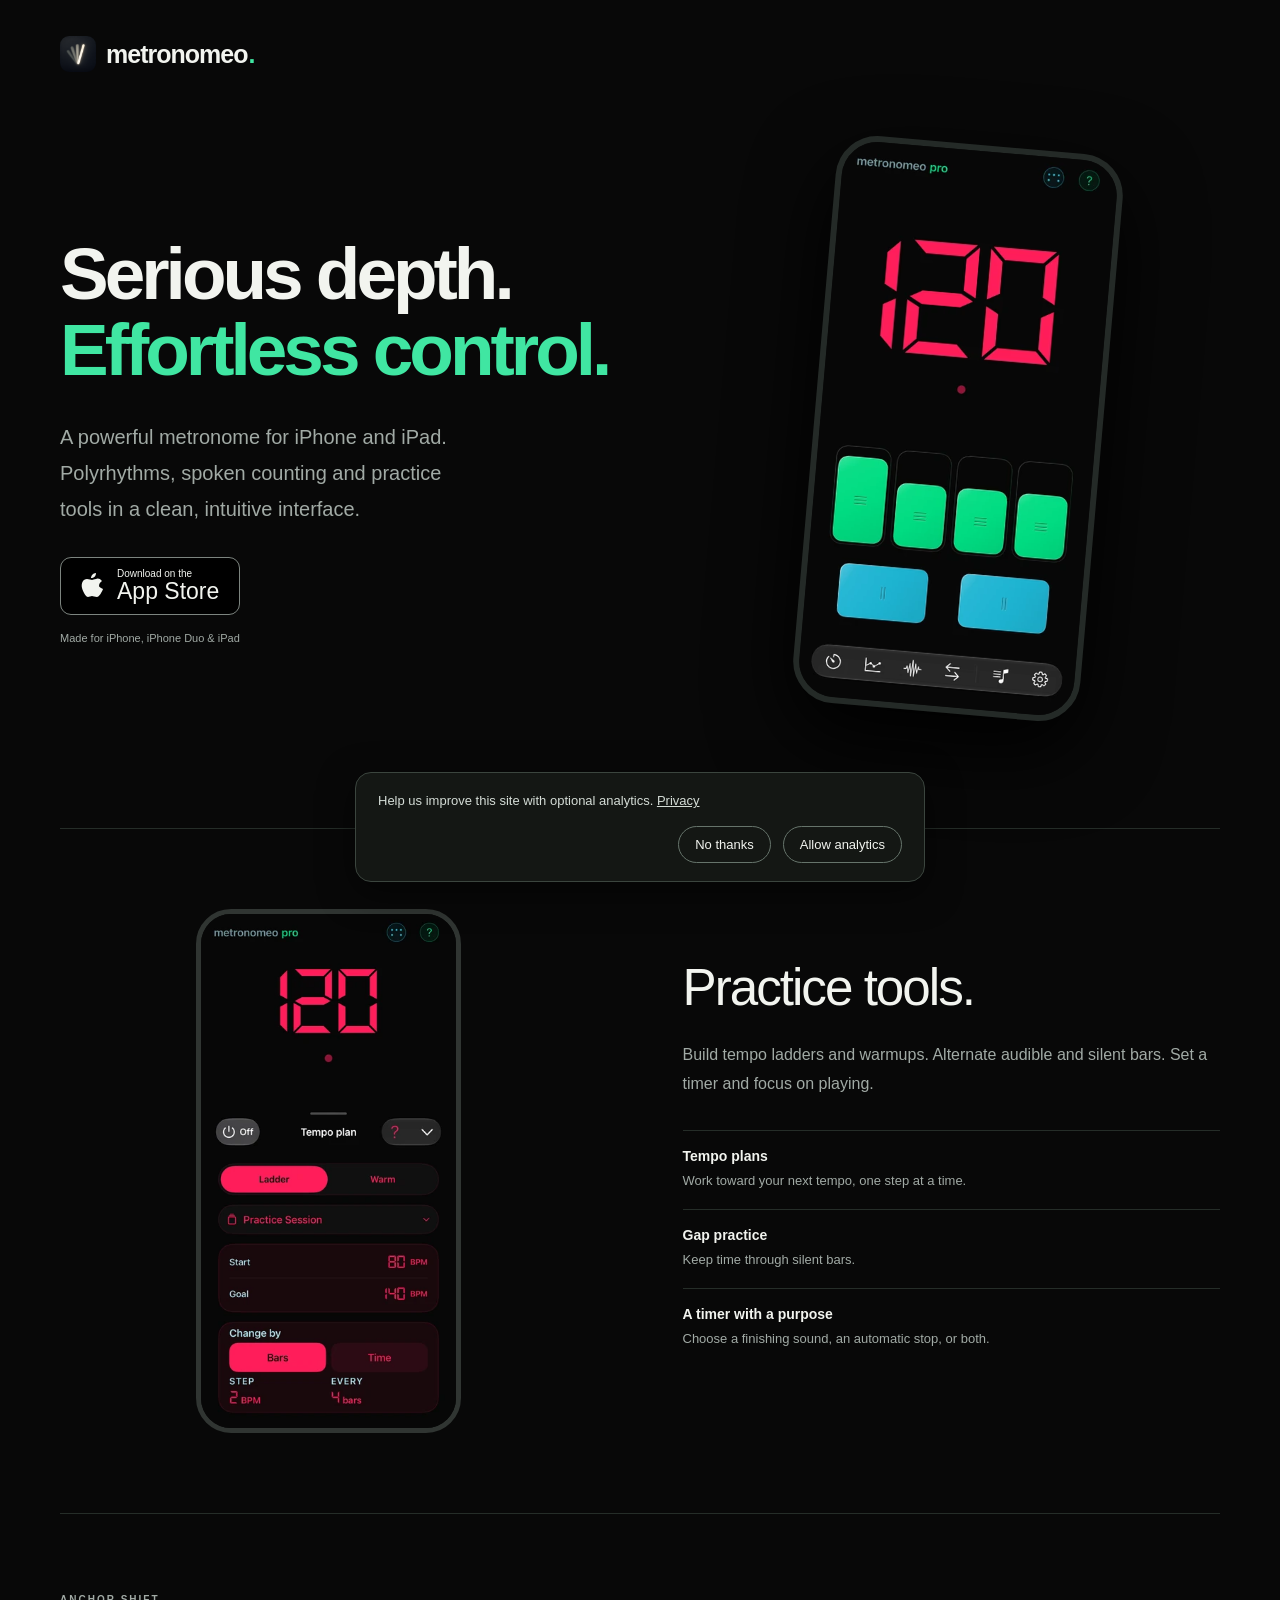
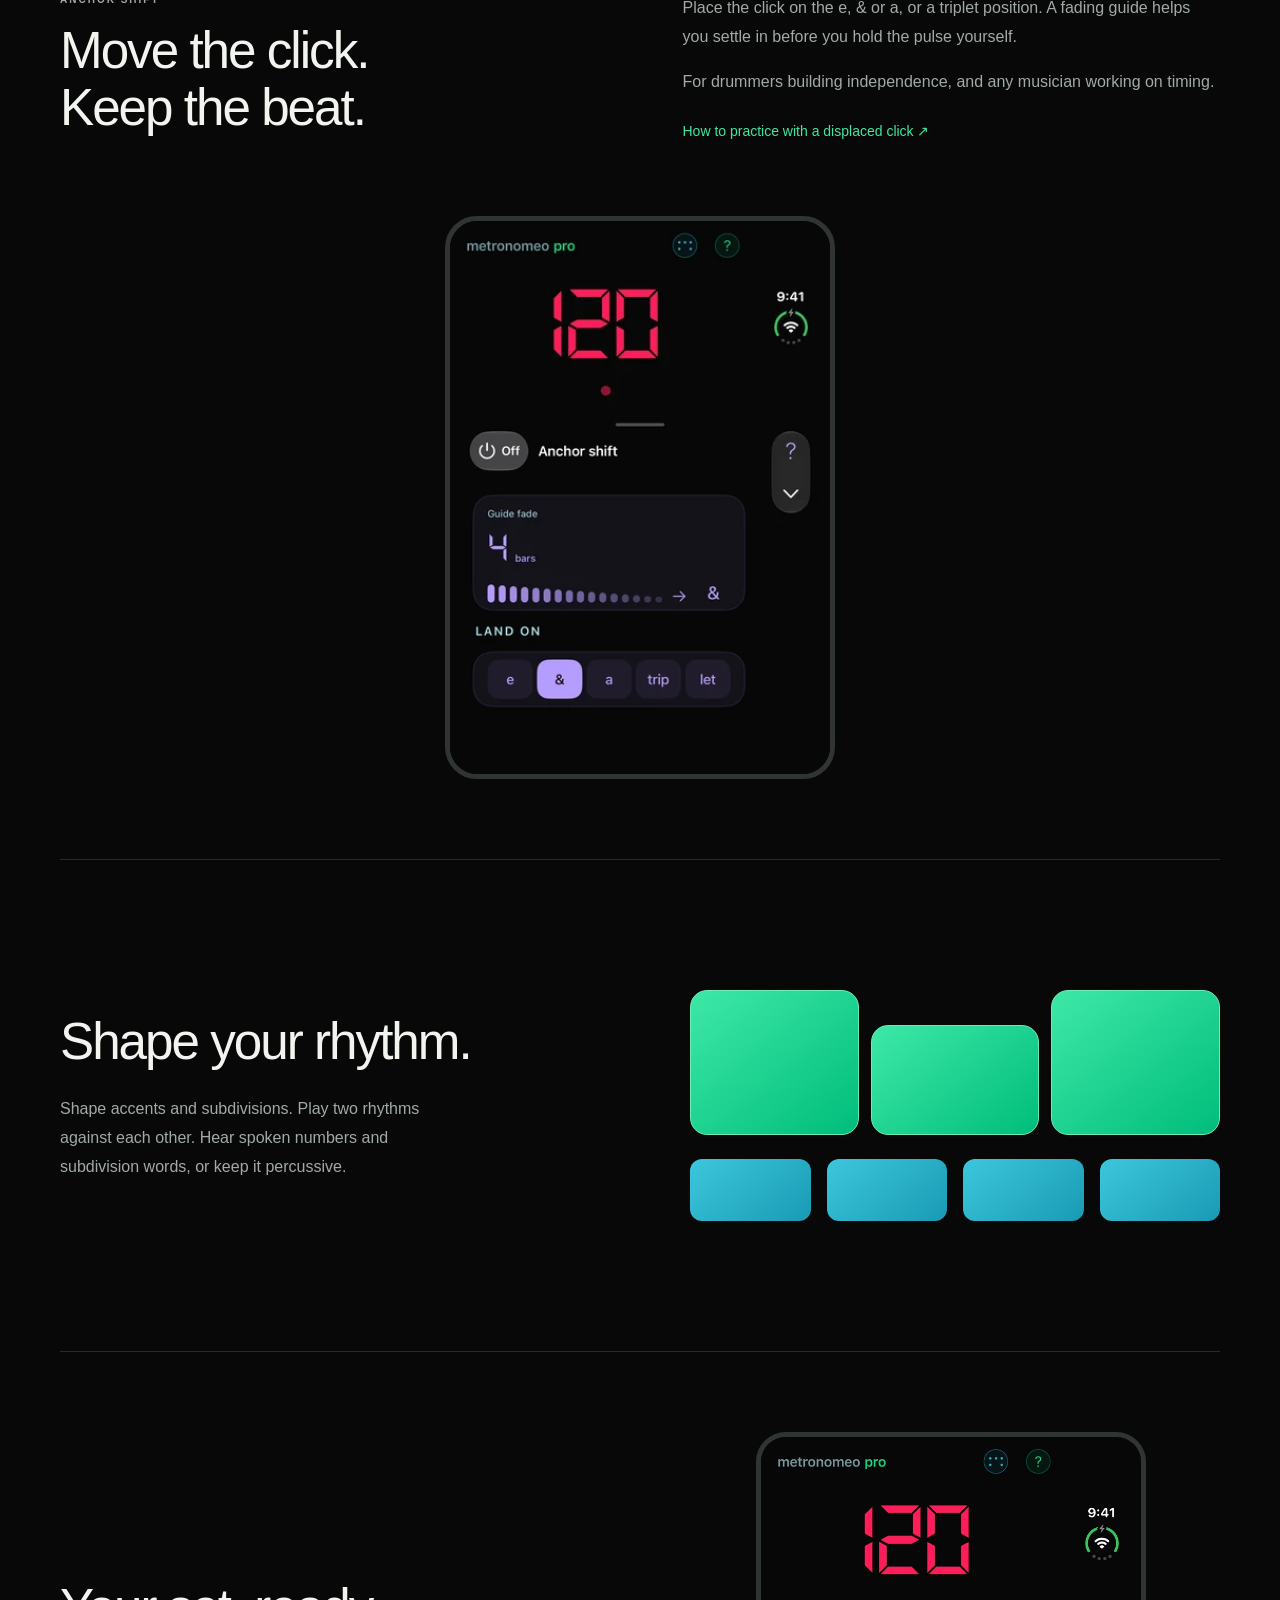
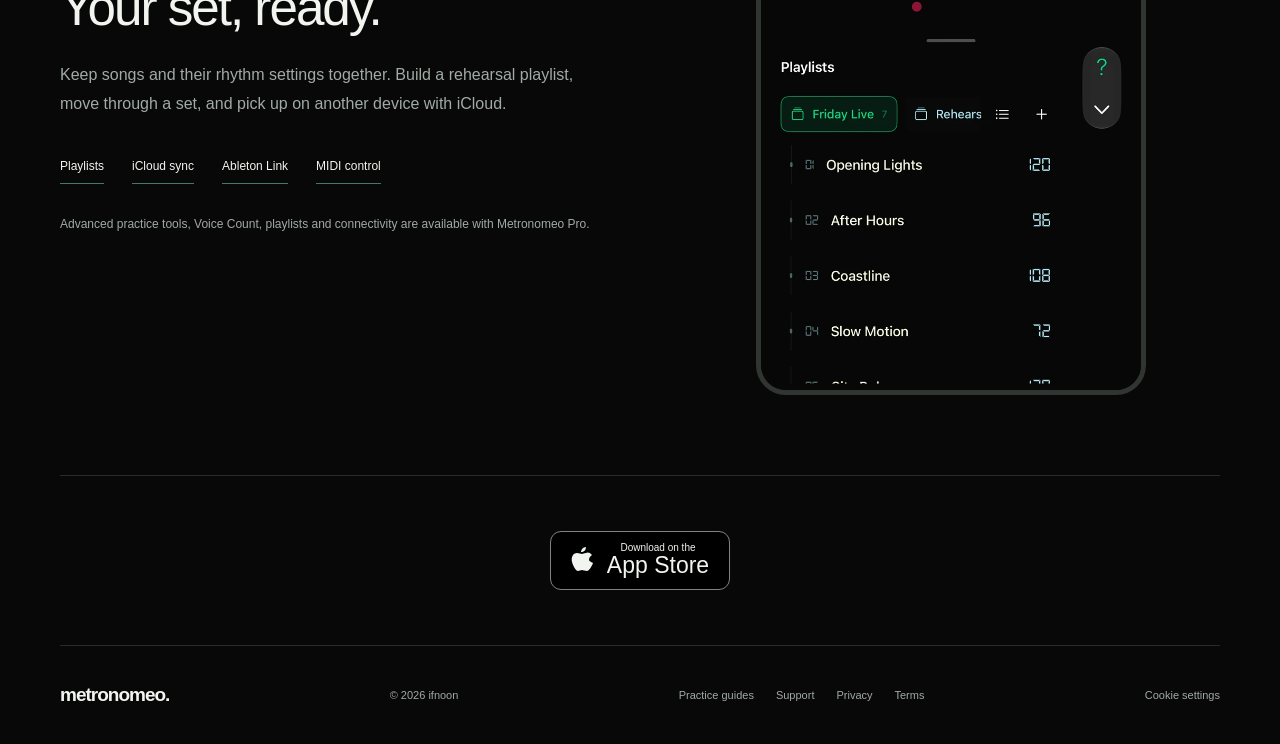
<file: index.html>
<!doctype html>
<html lang="en"><head><meta charset="utf-8"><meta name="viewport" content="width=device-width,initial-scale=1"><title>Metronomeo | Metronome for iPhone and iPad</title><meta name="description" content="A powerful metronome for iPhone and iPad with polyrhythms, spoken counting, tempo plans and playlists. Serious depth in an interface that feels effortless."><meta name="theme-color" content="#080a09"><link rel="icon" href="assets/icon.png"><link rel="stylesheet" href="landing.css"><link rel="canonical" href="https://metronomeo.com/"><meta property="og:title" content="Metronomeo | Metronome for iPhone and iPad"><meta property="og:description" content="A powerful metronome with polyrhythms, spoken counting and practice tools in a clean, intuitive interface."><meta property="og:type" content="website"><meta property="og:url" content="https://metronomeo.com/"><meta property="og:site_name" content="Metronomeo"><meta property="og:image" content="https://metronomeo.com/assets/metronome.png"><script type="application/ld+json">{"@context": "https://schema.org", "@graph": [{"@type": "Organization", "@id": "https://metronomeo.com/#publisher", "name": "ifnoon", "url": "https://metronomeo.com/", "email": "support@ifnoon.com"}, {"@type": "WebSite", "@id": "https://metronomeo.com/#website", "url": "https://metronomeo.com/", "name": "Metronomeo", "inLanguage": "en", "publisher": {"@id": "https://metronomeo.com/#publisher"}}, {"@type": "WebPage", "url": "https://metronomeo.com/", "name": "Metronomeo | Metronome for iPhone and iPad", "isPartOf": {"@id": "https://metronomeo.com/#website"}, "description": "A powerful metronome for iPhone and iPad with polyrhythms, spoken counting, tempo plans and playlists."}]}</script><script defer src="analytics.js"></script></head>
<body><a class="skip" href="#main">Skip to content</a><nav class="nav wrap" aria-label="Main navigation"><a class="brand" href="./"><img src="assets/icon.png" width="36" height="36" alt="">metronomeo<span class="brand-dot">.</span></a></nav>
<main id="main"><header class="hero wrap"><div class="hero-copy"><h1>Serious depth.<br><em>Effortless control.</em></h1><p class="hero-detail">A powerful metronome for iPhone and iPad. Polyrhythms, spoken counting and practice tools in a clean, intuitive interface.</p><a class="store" href="https://apps.apple.com/app/metronomeo/id6814776671"><svg viewBox="0 0 24 28" aria-hidden="true"><path fill="currentColor" d="M18 14c0-3 2-4 3-5-2-3-5-3-6-2-2 0-3 1-4 1S8 7 6 7c-4 0-6 4-5 9 1 4 4 9 6 9 1 0 3-1 4-1s3 1 5 1 5-5 6-8c-2-1-4-2-4-3ZM15 1c-3 0-5 3-5 5 3 0 5-2 5-5Z"/></svg><span><small>Download on the</small><strong>App Store</strong></span></a><p class="availability">Made for iPhone, iPhone Duo &amp; iPad</p></div><div class="hero-art"><figure class="phone"><img class="" src="assets/metronome-720-376ec48e.webp" srcset="assets/metronome-360-376ec48e.webp 360w, assets/metronome-720-376ec48e.webp 720w, assets/metronome-1080-376ec48e.webp 1080w" sizes="(max-width:800px) 233px, 276px" width="1206" height="2622" fetchpriority="high" alt="Metronomeo showing 120 BPM, four green beat controls and two blue subdivision controls"></figure></div></header>

<section class="feature wrap" id="practice"><div class="feature-image"><figure class="device-crop"><img class="" src="assets/tempo-plan-720-a74eaa9f.webp" srcset="assets/tempo-plan-360-a74eaa9f.webp 360w, assets/tempo-plan-720-a74eaa9f.webp 720w, assets/tempo-plan-1080-a74eaa9f.webp 1080w" sizes="(max-width:800px) 225px, 255px" width="1206" height="2622" loading="lazy" alt="Tempo plan controls in Metronomeo"></figure></div><div class="feature-copy"><h2>Practice tools.</h2><p>Build tempo ladders and warmups. Alternate audible and silent bars. Set a timer and focus on playing.</p><dl><div><dt>Tempo plans</dt><dd>Work toward your next tempo, one step at a time.</dd></div><div><dt>Gap practice</dt><dd>Keep time through silent bars.</dd></div><div><dt>A timer with a purpose</dt><dd>Choose a finishing sound, an automatic stop, or both.</dd></div></dl></div></section>
<section class="anchor-section wrap" id="anchor-shift"><div class="anchor-heading"><div><p class="eyebrow">ANCHOR SHIFT</p><h2>Move the click.<br>Keep the beat.</h2></div><div><p>Place the click on the e, &amp; or a, or a triplet position. A fading guide helps you settle in before you hold the pulse yourself.</p><p>For drummers building independence, and any musician working on timing.</p><a class="text-link" href="guides/anchor-shift.html">How to practice with a displaced click ↗</a></div></div><figure class="duo-wide"><img class="" src="assets/duo-outer-anchor-shift-720-7ad75205.webp" srcset="assets/duo-outer-anchor-shift-360-7ad75205.webp 360w, assets/duo-outer-anchor-shift-720-7ad75205.webp 720w, assets/duo-outer-anchor-shift-1080-7ad75205.webp 1080w" sizes="(max-width:430px) calc(100vw - 50px), 380px" width="1398" height="2034" loading="lazy" alt="Anchor Shift settings on iPhone Duo’s outer display"></figure></section><section class="rhythm wrap"><div><h2>Shape your rhythm.</h2><p>Shape accents and subdivisions. Play two rhythms against each other. Hear spoken numbers and subdivision words, or keep it percussive.</p></div><div class="rhythm-demo" role="img" aria-label="Illustration of three beats against four pulses"><div class="beats"><i></i><i></i><i></i></div><div class="pulses"><i></i><i></i><i></i><i></i></div></div></section>
<section class="feature reverse wrap"><div class="feature-image"><img class="duo-portrait" src="assets/duo-outer-playlists-720-d7366163.webp" srcset="assets/duo-outer-playlists-360-d7366163.webp 360w, assets/duo-outer-playlists-720-d7366163.webp 720w, assets/duo-outer-playlists-1080-d7366163.webp 1080w" sizes="(max-width:480px) 85vw, 380px" width="1398" height="2034" loading="lazy" alt="Metronomeo playlists on the outer display of iPhone Duo"></div><div class="feature-copy"><h2>Your set, ready.</h2><p>Keep songs and their rhythm settings together. Build a rehearsal playlist, move through a set, and pick up on another device with iCloud.</p><div class="connections"><span>Playlists</span><span>iCloud sync</span><span>Ableton Link</span><span>MIDI control</span></div><p class="note">Advanced practice tools, Voice Count, playlists and connectivity are available with Metronomeo Pro.</p></div></section>

<section class="closing wrap"><a class="store" href="https://apps.apple.com/app/metronomeo/id6814776671"><svg viewBox="0 0 24 28" aria-hidden="true"><path fill="currentColor" d="M18 14c0-3 2-4 3-5-2-3-5-3-6-2-2 0-3 1-4 1S8 7 6 7c-4 0-6 4-5 9 1 4 4 9 6 9 1 0 3-1 4-1s3 1 5 1 5-5 6-8c-2-1-4-2-4-3ZM15 1c-3 0-5 3-5 5 3 0 5-2 5-5Z"/></svg><span><small>Download on the</small><strong>App Store</strong></span></a></section></main><footer class="wrap"><a class="brand" href="./">metronomeo.</a><span>© 2026 ifnoon</span><div><a href="guides/">Practice guides</a><a href="support.html">Support</a><a href="privacy.html">Privacy</a><a href="https://www.apple.com/legal/internet-services/itunes/dev/stdeula/">Terms</a></div></footer></body></html>
</file>
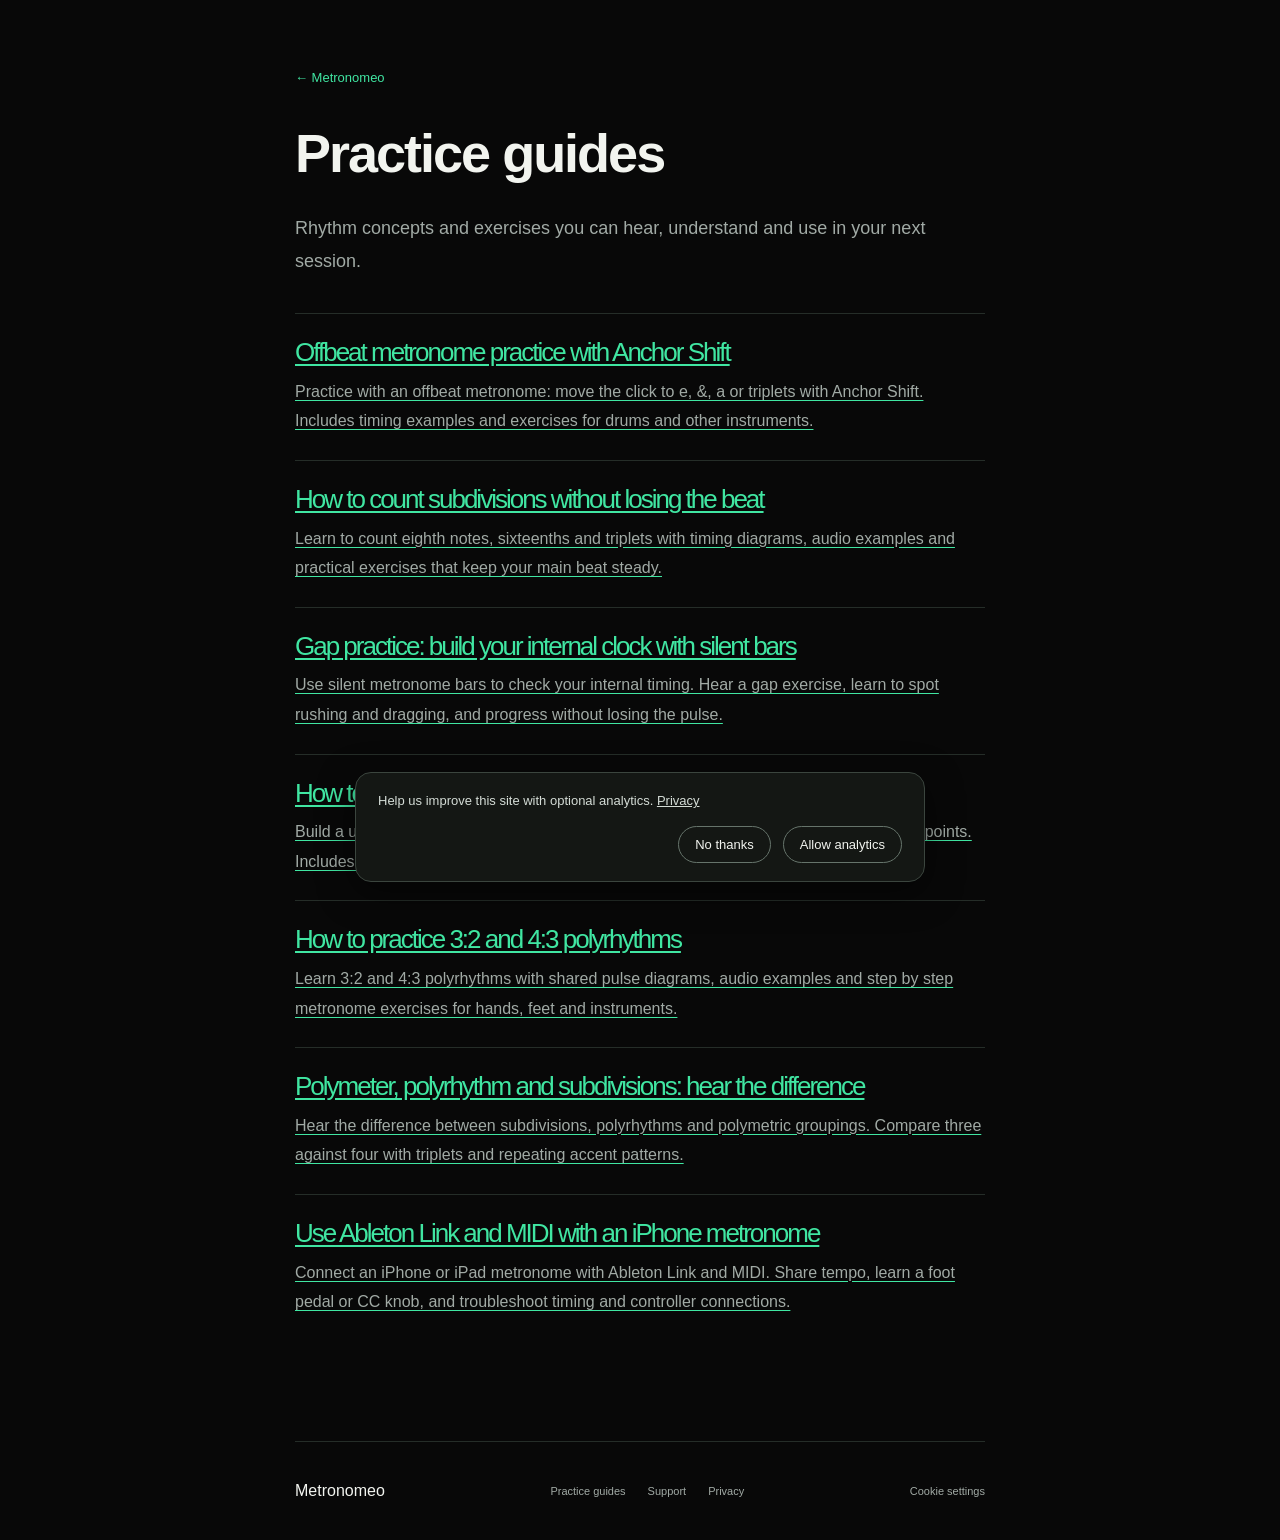
<file: guides/index.html>
<!doctype html><html lang="en"><head><meta charset="utf-8"><meta name="viewport" content="width=device-width,initial-scale=1"><title>Metronome practice guides | Metronomeo</title><meta name="description" content="Practical rhythm exercises with diagrams and audio. Learn subdivisions, polyrhythms, offbeat clicks, silent bars, tempo ladders and Ableton Link."><link rel="canonical" href="https://metronomeo.com/guides/"><meta property="og:title" content="Metronome practice guides | Metronomeo"><meta property="og:description" content="Practical rhythm exercises with diagrams and audio. Learn subdivisions, polyrhythms, offbeat clicks, silent bars, tempo ladders and Ableton Link."><meta property="og:type" content="website"><meta property="og:url" content="https://metronomeo.com/guides/"><meta property="og:site_name" content="Metronomeo"><link rel="icon" href="../assets/icon.png"><link rel="stylesheet" href="../landing.css"><script defer src="../analytics.js"></script><script type="application/ld+json">{"@context": "https://schema.org", "@graph": [{"@type": "BreadcrumbList", "itemListElement": [{"@type": "ListItem", "position": 1, "name": "Metronomeo", "item": "https://metronomeo.com/"}, {"@type": "ListItem", "position": 2, "name": "Practice guides", "item": "https://metronomeo.com/guides/"}]}, {"@type": "CollectionPage", "name": "Metronome practice guides", "url": "https://metronomeo.com/guides/", "hasPart": [{"@type": "Article", "headline": "Offbeat metronome practice with Anchor Shift", "url": "https://metronomeo.com/guides/anchor-shift.html"}, {"@type": "Article", "headline": "How to count subdivisions without losing the beat", "url": "https://metronomeo.com/guides/count-subdivisions.html"}, {"@type": "Article", "headline": "Gap practice: build your internal clock with silent bars", "url": "https://metronomeo.com/guides/gap-practice.html"}, {"@type": "Article", "headline": "How to use a tempo ladder without practicing mistakes", "url": "https://metronomeo.com/guides/tempo-ladder.html"}, {"@type": "Article", "headline": "How to practice 3:2 and 4:3 polyrhythms", "url": "https://metronomeo.com/guides/polyrhythm-practice.html"}, {"@type": "Article", "headline": "Polymeter, polyrhythm and subdivisions: hear the difference", "url": "https://metronomeo.com/guides/polymeter-vs-polyrhythm.html"}, {"@type": "Article", "headline": "Use Ableton Link and MIDI with an iPhone metronome", "url": "https://metronomeo.com/guides/ableton-link-midi.html"}]}]}</script></head><body><main class="article wrap" id="main"><a class="back" href="../">← Metronomeo</a><h1>Practice guides</h1><p>Rhythm concepts and exercises you can hear, understand and use in your next session.</p><ul class="guide-list"><li><a href="anchor-shift.html"><h2>Offbeat metronome practice with Anchor Shift</h2><p>Practice with an offbeat metronome: move the click to e, &amp;, a or triplets with Anchor Shift. Includes timing examples and exercises for drums and other instruments.</p></a></li><li><a href="count-subdivisions.html"><h2>How to count subdivisions without losing the beat</h2><p>Learn to count eighth notes, sixteenths and triplets with timing diagrams, audio examples and practical exercises that keep your main beat steady.</p></a></li><li><a href="gap-practice.html"><h2>Gap practice: build your internal clock with silent bars</h2><p>Use silent metronome bars to check your internal timing. Hear a gap exercise, learn to spot rushing and dragging, and progress without losing the pulse.</p></a></li><li><a href="tempo-ladder.html"><h2>How to use a tempo ladder without practicing mistakes</h2><p>Build a useful tempo ladder with a comfortable starting BPM, small steps and clear checkpoints. Includes a stepped tempo audio example and practice plan.</p></a></li><li><a href="polyrhythm-practice.html"><h2>How to practice 3:2 and 4:3 polyrhythms</h2><p>Learn 3:2 and 4:3 polyrhythms with shared pulse diagrams, audio examples and step by step metronome exercises for hands, feet and instruments.</p></a></li><li><a href="polymeter-vs-polyrhythm.html"><h2>Polymeter, polyrhythm and subdivisions: hear the difference</h2><p>Hear the difference between subdivisions, polyrhythms and polymetric groupings. Compare three against four with triplets and repeating accent patterns.</p></a></li><li><a href="ableton-link-midi.html"><h2>Use Ableton Link and MIDI with an iPhone metronome</h2><p>Connect an iPhone or iPad metronome with Ableton Link and MIDI. Share tempo, learn a foot pedal or CC knob, and troubleshoot timing and controller connections.</p></a></li></ul></main><footer class="wrap guide-footer"><a href="../">Metronomeo</a><div><a href="./">Practice guides</a><a href="../support.html">Support</a><a href="../privacy.html">Privacy</a></div></footer></body></html>
</file>
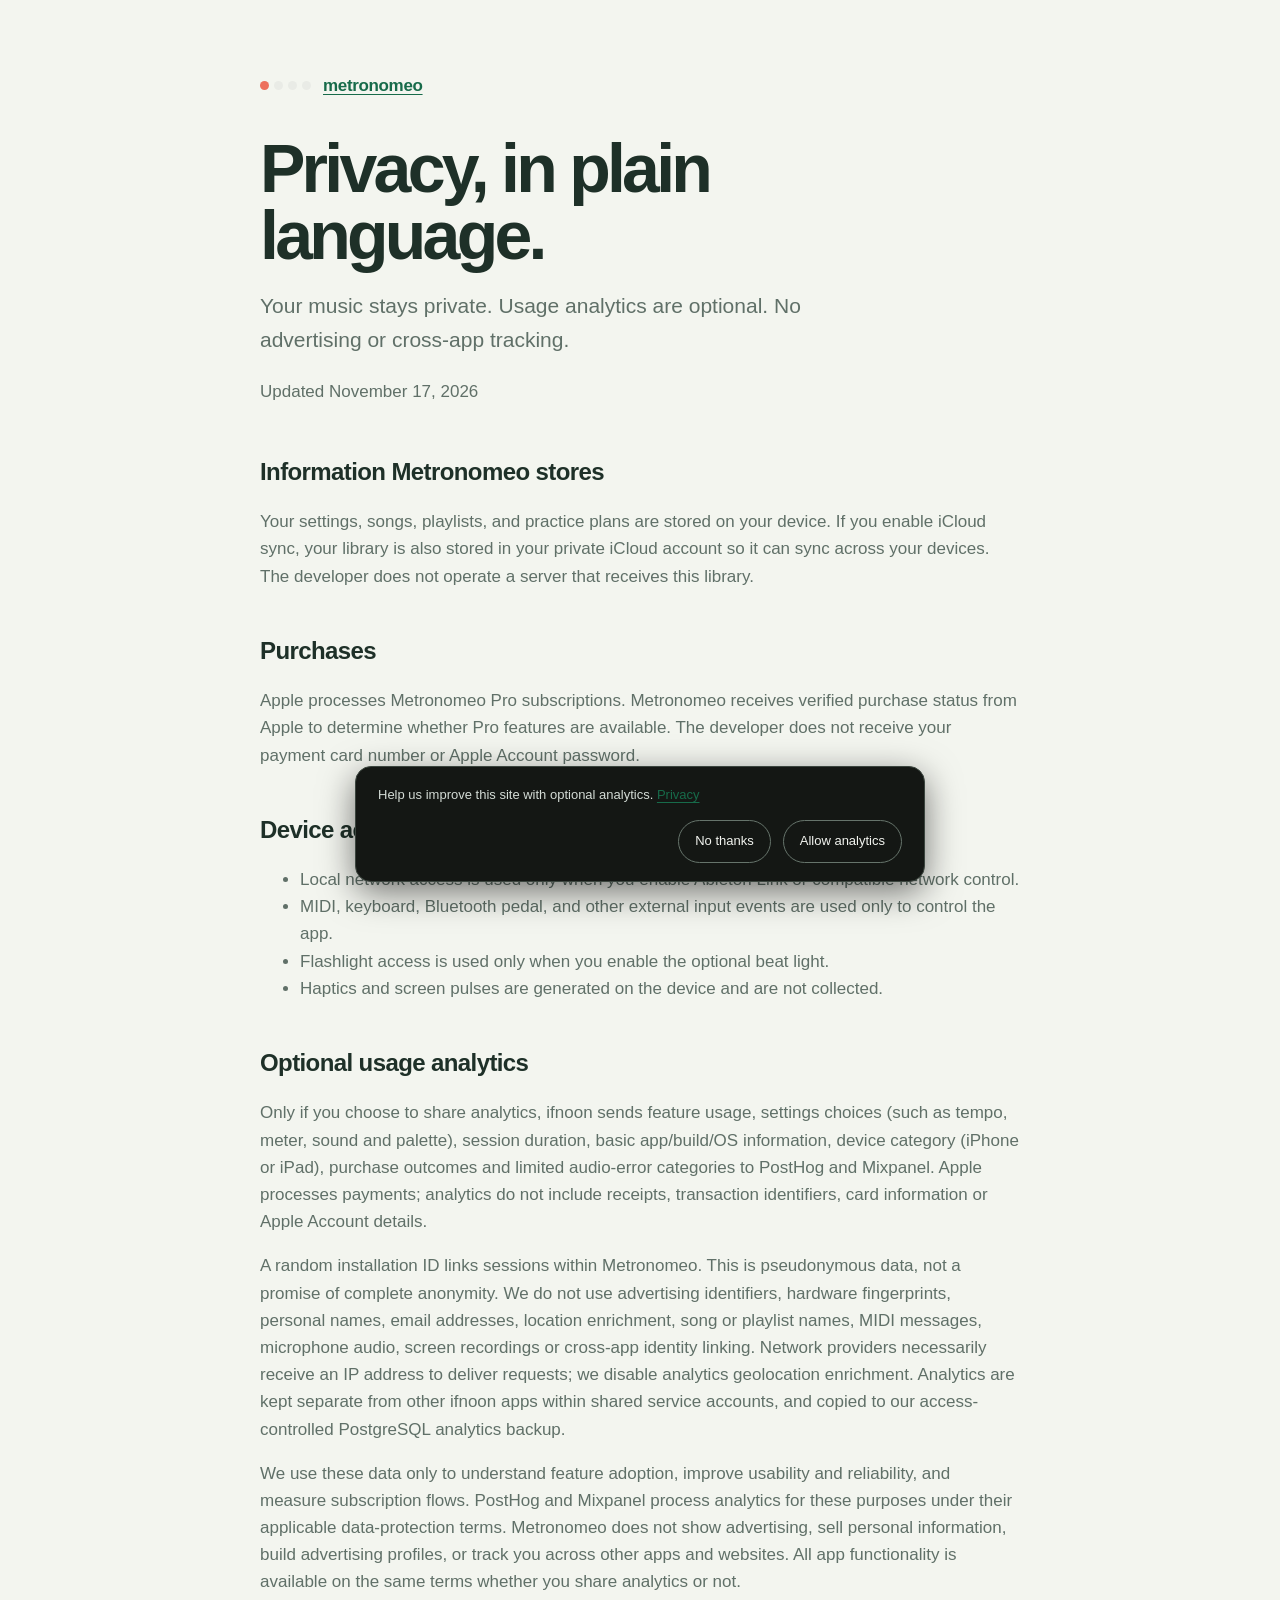
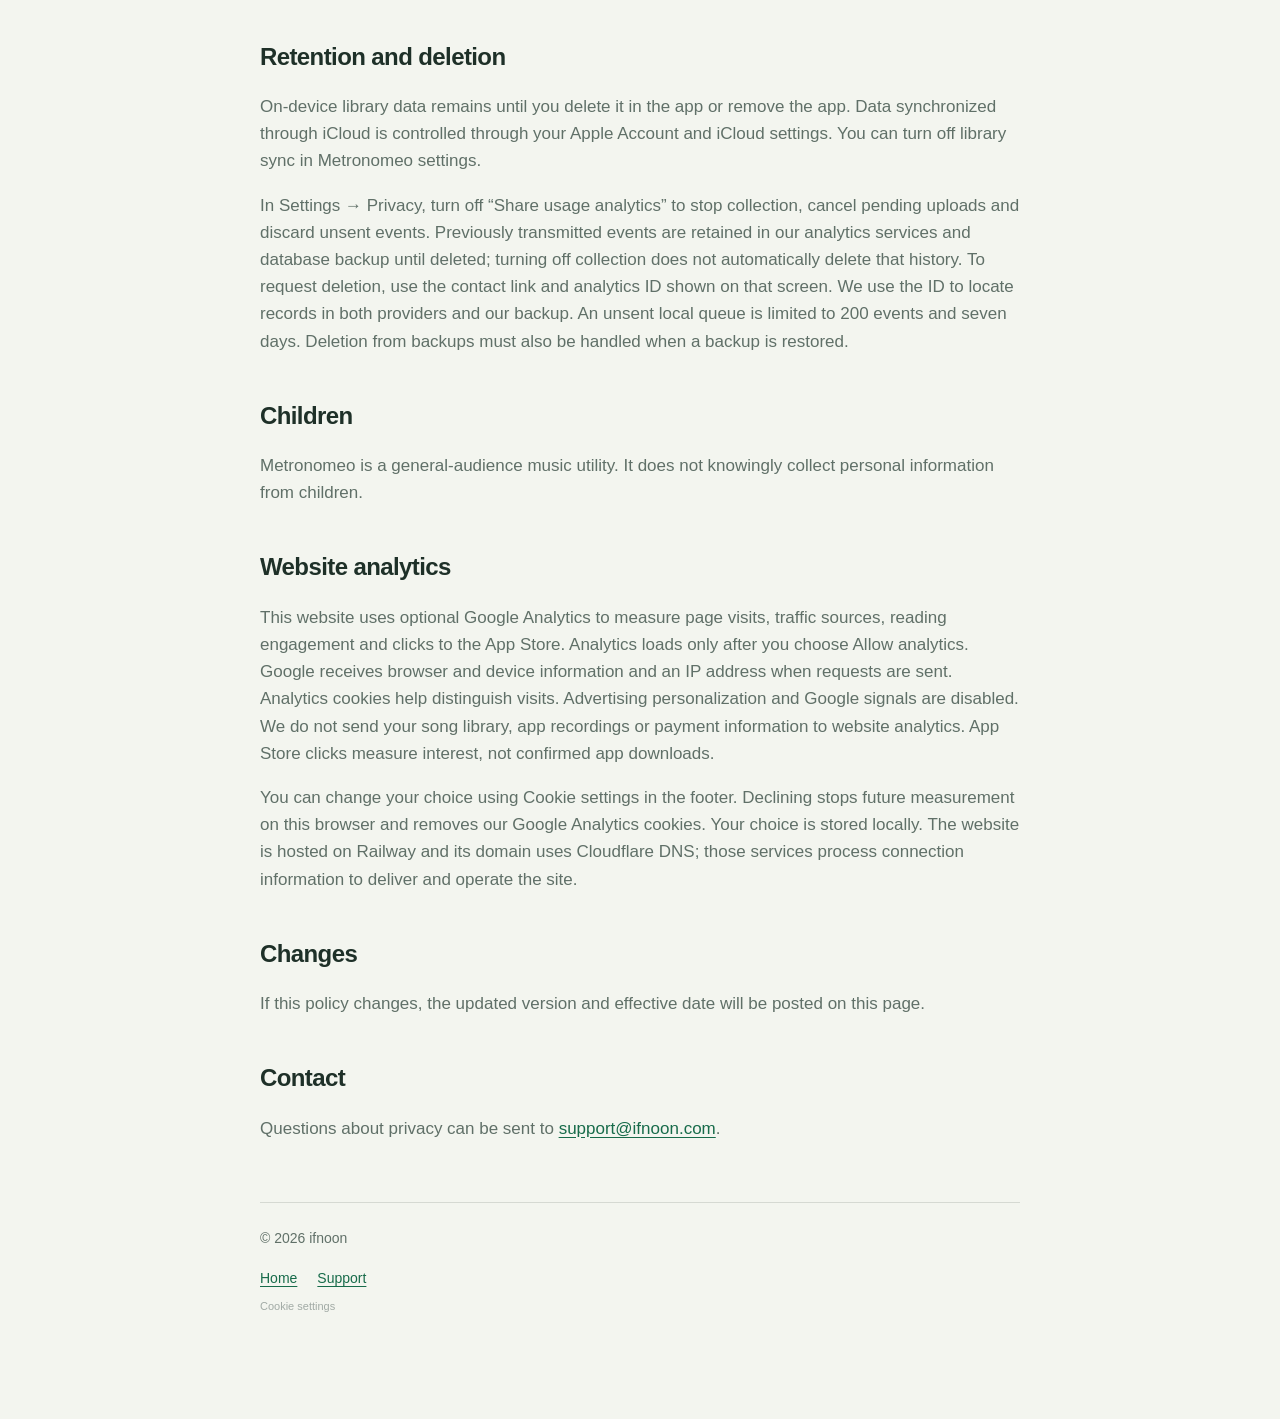
<file: privacy.html>
<!doctype html><html lang="en"><head><meta charset="utf-8"><meta name="viewport" content="width=device-width,initial-scale=1"><meta name="description" content="Metronomeo privacy policy."><link rel="canonical" href="https://metronomeo.com/privacy.html"><title>Metronomeo Privacy Policy</title><link rel="stylesheet" href="styles.css"><link rel="stylesheet" href="consent.css"><script defer src="analytics.js"></script></head><body><main>
<header><a href="/" class="brand"><span class="mark"><i></i><i></i><i></i><i></i></span>metronomeo</a><h1>Privacy, in plain language.</h1><p class="lede">Your music stays private. Usage analytics are optional. No advertising or cross-app tracking.</p><p>Updated November 17, 2026</p></header>
<h2>Information Metronomeo stores</h2><p>Your settings, songs, playlists, and practice plans are stored on your device. If you enable iCloud sync, your library is also stored in your private iCloud account so it can sync across your devices. The developer does not operate a server that receives this library.</p>
<h2>Purchases</h2><p>Apple processes Metronomeo Pro subscriptions. Metronomeo receives verified purchase status from Apple to determine whether Pro features are available. The developer does not receive your payment card number or Apple Account password.</p>
<h2>Device access and connections</h2><ul><li>Local network access is used only when you enable Ableton Link or compatible network control.</li><li>MIDI, keyboard, Bluetooth pedal, and other external input events are used only to control the app.</li><li>Flashlight access is used only when you enable the optional beat light.</li><li>Haptics and screen pulses are generated on the device and are not collected.</li></ul>
<h2>Optional usage analytics</h2><p>Only if you choose to share analytics, ifnoon sends feature usage, settings choices (such as tempo, meter, sound and palette), session duration, basic app/build/OS information, device category (iPhone or iPad), purchase outcomes and limited audio-error categories to PostHog and Mixpanel. Apple processes payments; analytics do not include receipts, transaction identifiers, card information or Apple Account details.</p><p>A random installation ID links sessions within Metronomeo. This is pseudonymous data, not a promise of complete anonymity. We do not use advertising identifiers, hardware fingerprints, personal names, email addresses, location enrichment, song or playlist names, MIDI messages, microphone audio, screen recordings or cross-app identity linking. Network providers necessarily receive an IP address to deliver requests; we disable analytics geolocation enrichment. Analytics are kept separate from other ifnoon apps within shared service accounts, and copied to our access-controlled PostgreSQL analytics backup.</p><p>We use these data only to understand feature adoption, improve usability and reliability, and measure subscription flows. PostHog and Mixpanel process analytics for these purposes under their applicable data-protection terms. Metronomeo does not show advertising, sell personal information, build advertising profiles, or track you across other apps and websites. All app functionality is available on the same terms whether you share analytics or not.</p>
<h2>Retention and deletion</h2><p>On-device library data remains until you delete it in the app or remove the app. Data synchronized through iCloud is controlled through your Apple Account and iCloud settings. You can turn off library sync in Metronomeo settings.</p><p>In Settings → Privacy, turn off “Share usage analytics” to stop collection, cancel pending uploads and discard unsent events. Previously transmitted events are retained in our analytics services and database backup until deleted; turning off collection does not automatically delete that history. To request deletion, use the contact link and analytics ID shown on that screen. We use the ID to locate records in both providers and our backup. An unsent local queue is limited to 200 events and seven days. Deletion from backups must also be handled when a backup is restored.</p>
<h2>Children</h2><p>Metronomeo is a general-audience music utility. It does not knowingly collect personal information from children.</p>
<h2 id="website">Website analytics</h2><p>This website uses optional Google Analytics to measure page visits, traffic sources, reading engagement and clicks to the App Store. Analytics loads only after you choose Allow analytics. Google receives browser and device information and an IP address when requests are sent. Analytics cookies help distinguish visits. Advertising personalization and Google signals are disabled. We do not send your song library, app recordings or payment information to website analytics. App Store clicks measure interest, not confirmed app downloads.</p><p>You can change your choice using Cookie settings in the footer. Declining stops future measurement on this browser and removes our Google Analytics cookies. Your choice is stored locally. The website is hosted on Railway and its domain uses Cloudflare DNS; those services process connection information to deliver and operate the site.</p><h2>Changes</h2><p>If this policy changes, the updated version and effective date will be posted on this page.</p>
<h2>Contact</h2><p>Questions about privacy can be sent to <a href="mailto:support@ifnoon.com?subject=Metronomeo%20Privacy">support@ifnoon.com</a>.</p>
<footer>© 2026 ifnoon<nav><a href="/">Home</a><a href="support.html">Support</a></nav></footer>
</main></body></html>
</file>
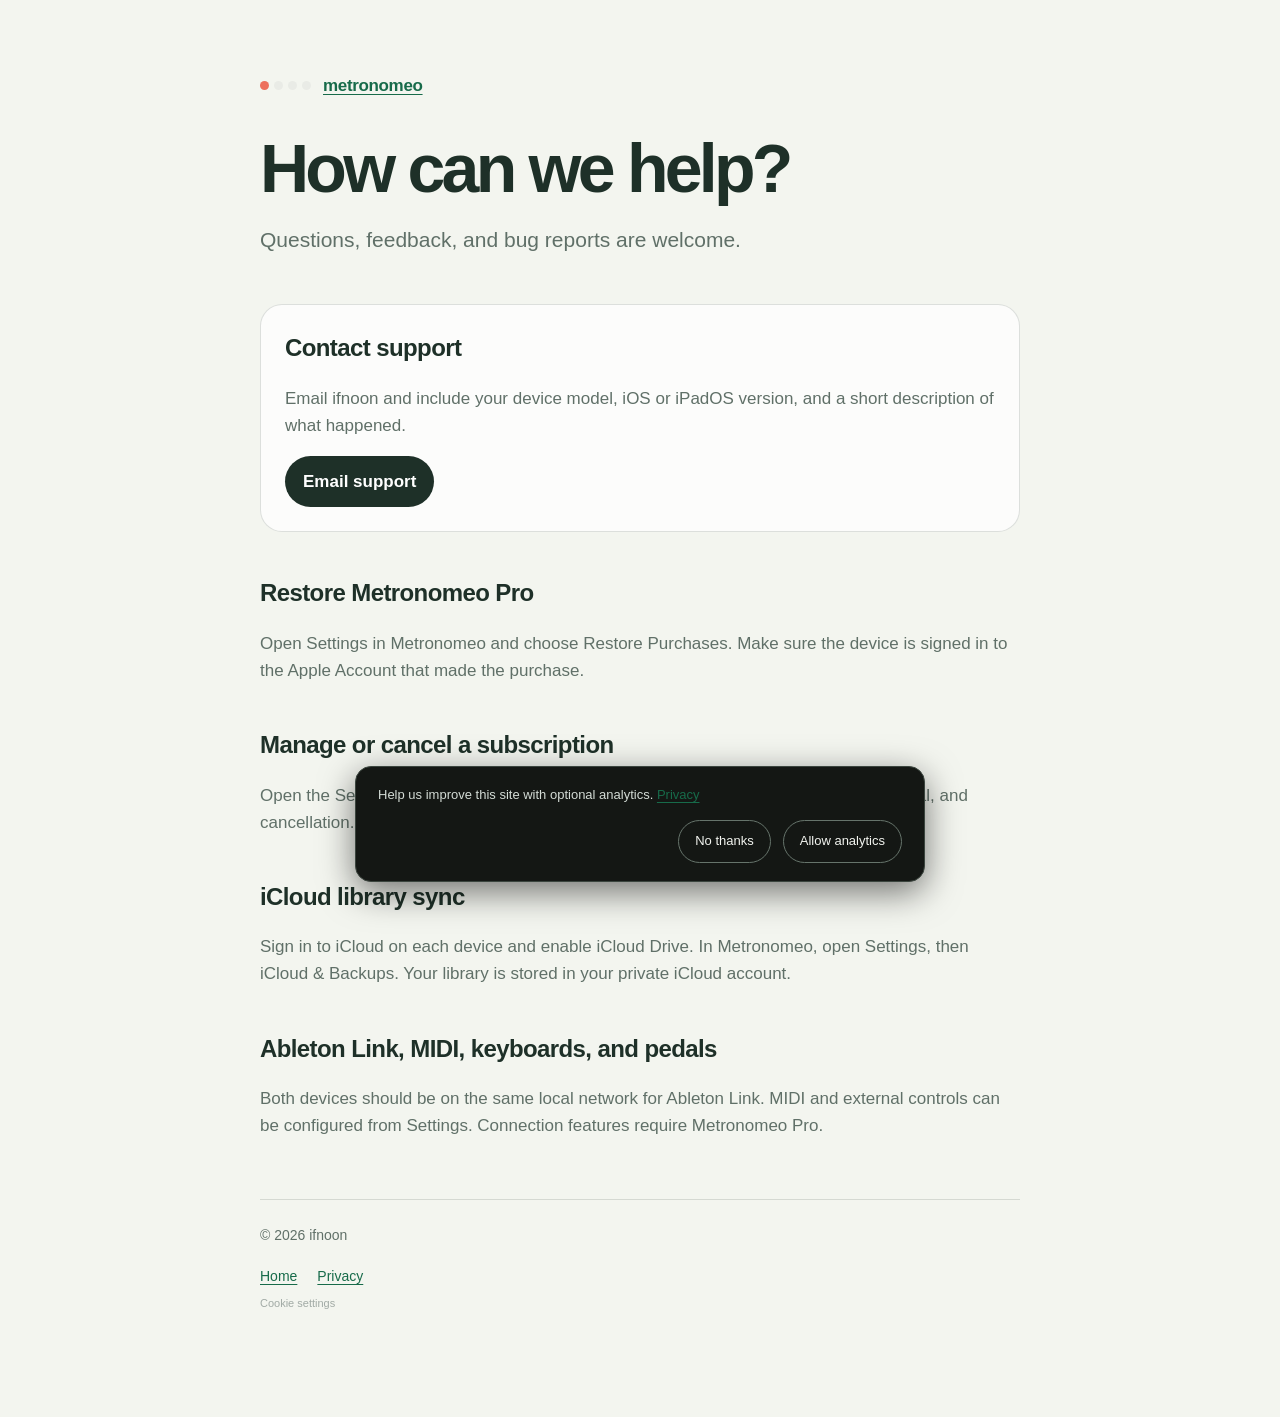
<file: support.html>
<!doctype html><html lang="en"><head><meta charset="utf-8"><meta name="viewport" content="width=device-width,initial-scale=1"><meta name="description" content="Help and support for Metronomeo."><link rel="canonical" href="https://metronomeo.com/support.html"><title>Metronomeo Support</title><link rel="stylesheet" href="styles.css"><link rel="stylesheet" href="consent.css"><script defer src="analytics.js"></script></head><body><main>
<header><a href="/" class="brand"><span class="mark"><i></i><i></i><i></i><i></i></span>metronomeo</a><h1>How can we help?</h1><p class="lede">Questions, feedback, and bug reports are welcome.</p></header>
<section class="card"><h2>Contact support</h2><p>Email ifnoon and include your device model, iOS or iPadOS version, and a short description of what happened.</p><a class="button" href="mailto:support@ifnoon.com?subject=Metronomeo%20Support">Email support</a></section>
<h2>Restore Metronomeo Pro</h2><p>Open Settings in Metronomeo and choose Restore Purchases. Make sure the device is signed in to the Apple Account that made the purchase.</p>
<h2>Manage or cancel a subscription</h2><p>Open the Settings app, tap your name, then Subscriptions. Apple handles billing, renewal, and cancellation.</p>
<h2>iCloud library sync</h2><p>Sign in to iCloud on each device and enable iCloud Drive. In Metronomeo, open Settings, then iCloud &amp; Backups. Your library is stored in your private iCloud account.</p>
<h2>Ableton Link, MIDI, keyboards, and pedals</h2><p>Both devices should be on the same local network for Ableton Link. MIDI and external controls can be configured from Settings. Connection features require Metronomeo Pro.</p>
<footer>© 2026 ifnoon<nav><a href="/">Home</a><a href="privacy.html">Privacy</a></nav></footer>
</main></body></html>
</file>
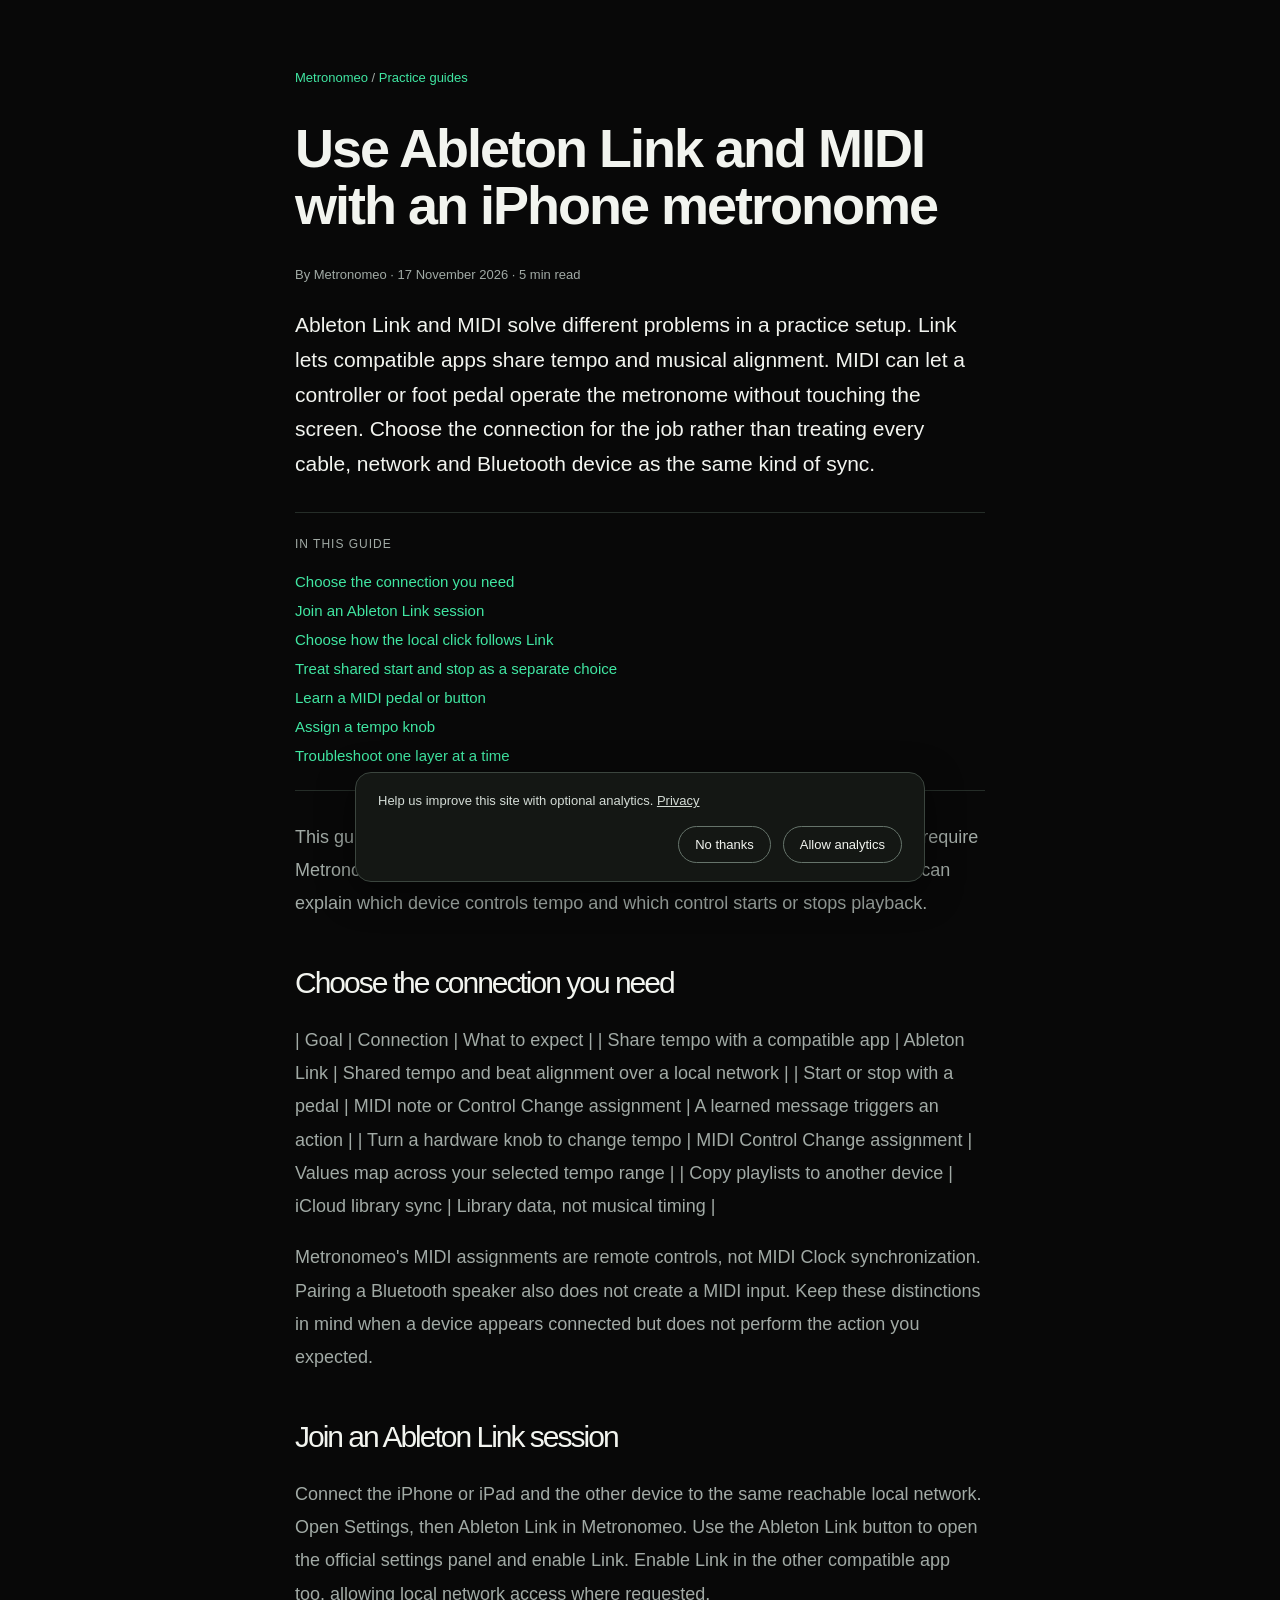
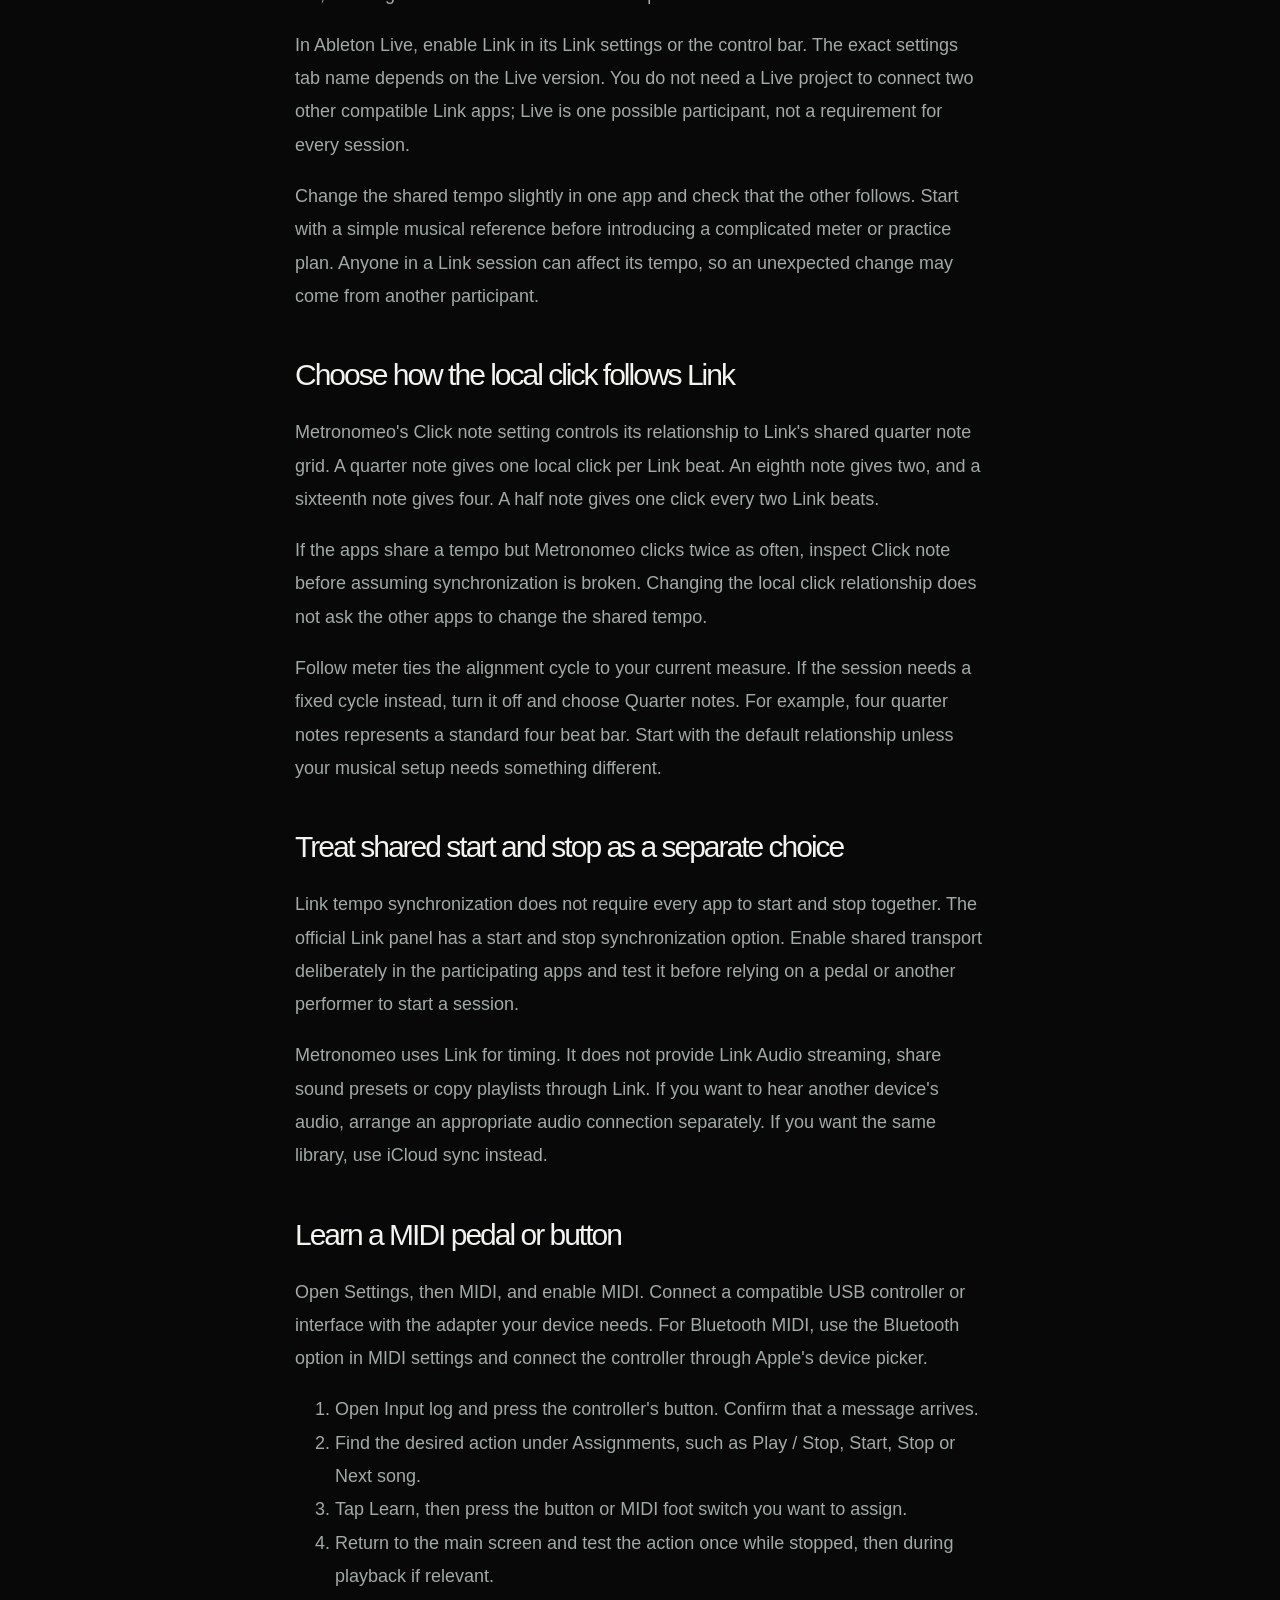
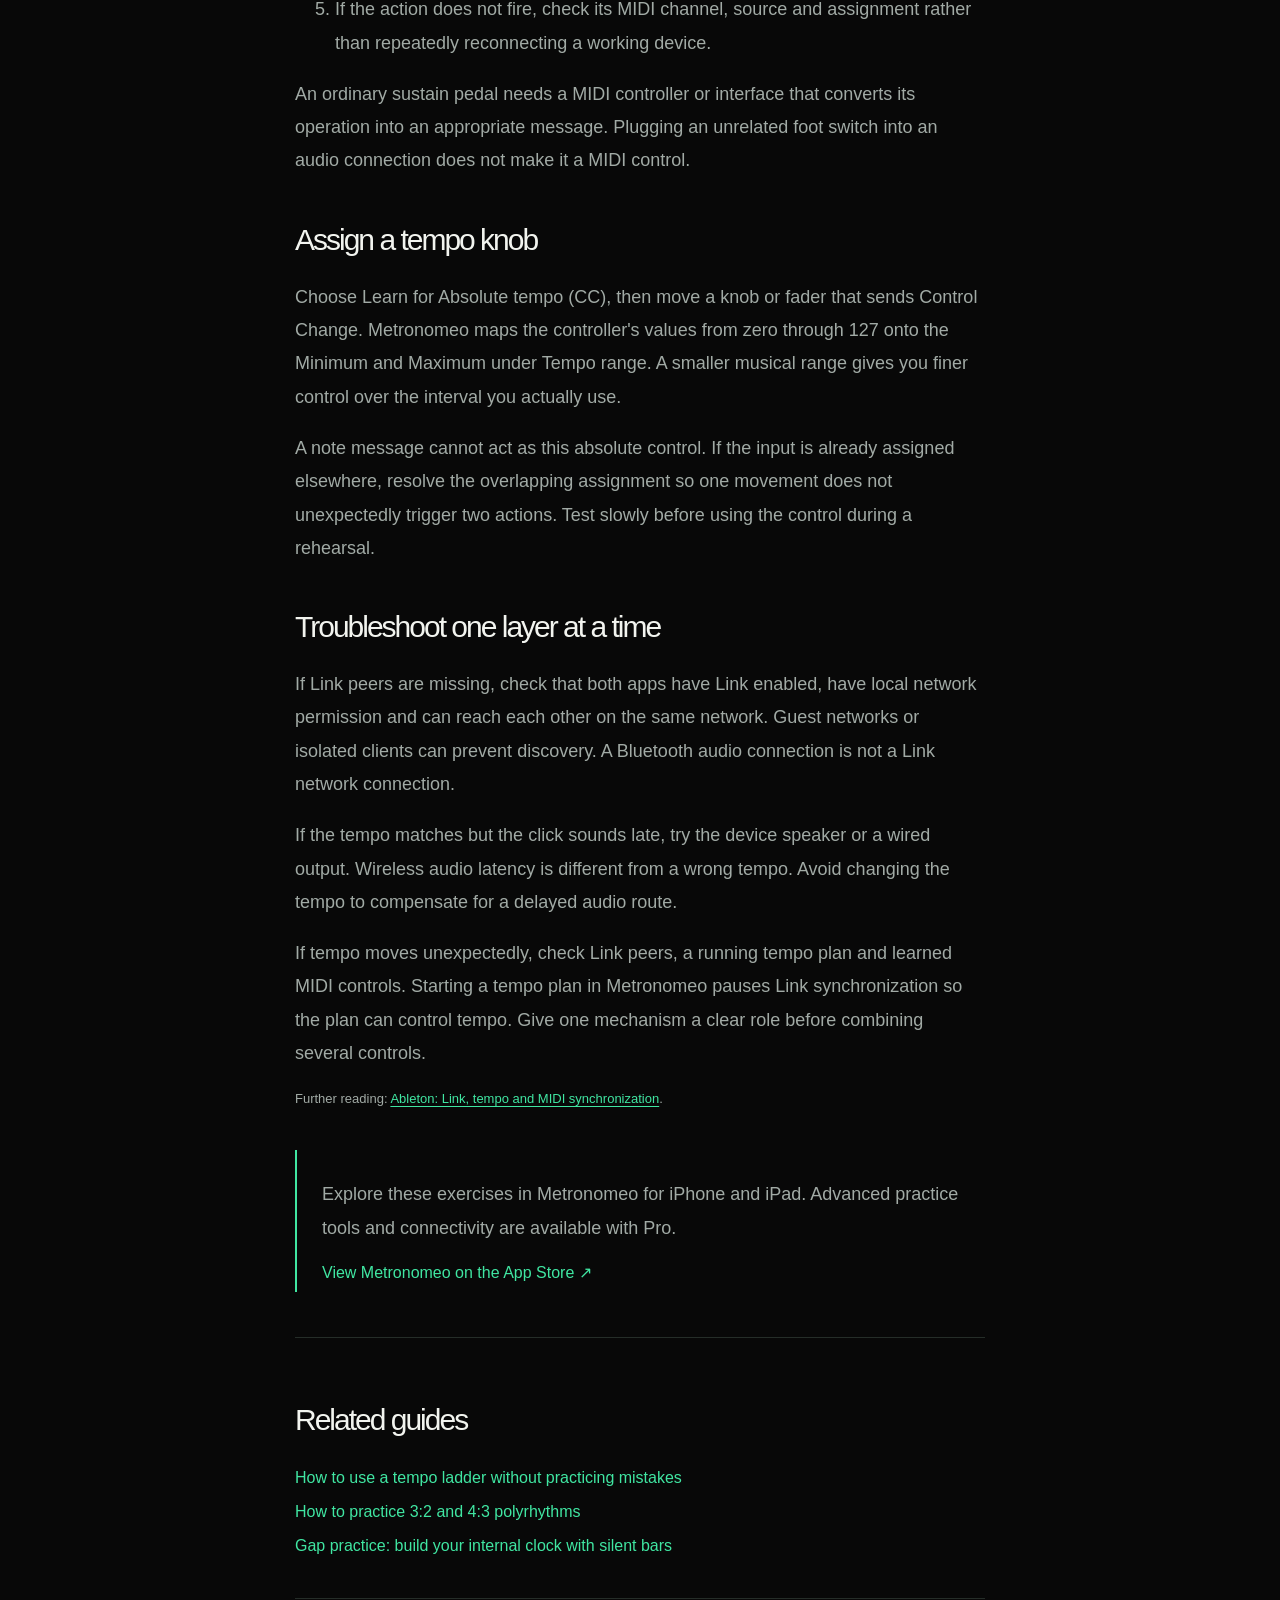
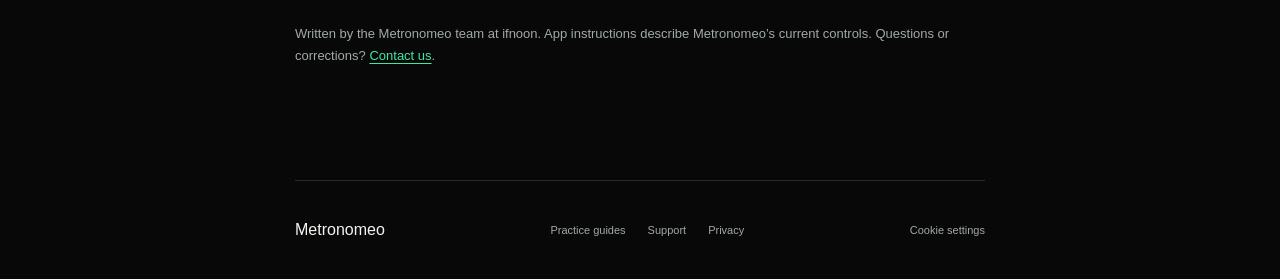
<file: guides/ableton-link-midi.html>
<!doctype html><html lang="en"><head><meta charset="utf-8"><meta name="viewport" content="width=device-width,initial-scale=1"><title>Use Ableton Link and MIDI with an iPhone metronome | Metronomeo</title><meta name="description" content="Connect an iPhone or iPad metronome with Ableton Link and MIDI. Share tempo, learn a foot pedal or CC knob, and troubleshoot timing and controller connections."><link rel="canonical" href="https://metronomeo.com/guides/ableton-link-midi.html"><meta property="og:title" content="Use Ableton Link and MIDI with an iPhone metronome | Metronomeo"><meta property="og:description" content="Connect an iPhone or iPad metronome with Ableton Link and MIDI. Share tempo, learn a foot pedal or CC knob, and troubleshoot timing and controller connections."><meta property="og:type" content="article"><meta property="og:url" content="https://metronomeo.com/guides/ableton-link-midi.html"><meta property="og:site_name" content="Metronomeo"><link rel="icon" href="../assets/icon.png"><link rel="stylesheet" href="../landing.css"><script defer src="../analytics.js"></script><script type="application/ld+json">{"@context": "https://schema.org", "@graph": [{"@type": "Article", "headline": "Use Ableton Link and MIDI with an iPhone metronome", "description": "Connect an iPhone or iPad metronome with Ableton Link and MIDI. Share tempo, learn a foot pedal or CC knob, and troubleshoot timing and controller connections.", "author": {"@type": "Organization", "name": "Metronomeo", "url": "https://metronomeo.com/"}, "publisher": {"@type": "Organization", "name": "ifnoon", "url": "https://metronomeo.com/"}, "datePublished": "2026-11-17", "dateModified": "2026-11-17", "mainEntityOfPage": "https://metronomeo.com/guides/ableton-link-midi.html", "inLanguage": "en"}, {"@type": "BreadcrumbList", "itemListElement": [{"@type": "ListItem", "position": 1, "name": "Metronomeo", "item": "https://metronomeo.com/"}, {"@type": "ListItem", "position": 2, "name": "Practice guides", "item": "https://metronomeo.com/guides/"}, {"@type": "ListItem", "position": 3, "name": "Use Ableton Link and MIDI with an iPhone metronome", "item": "https://metronomeo.com/guides/ableton-link-midi.html"}]}]}</script></head><body><a class="skip" href="#main">Skip to content</a><main class="article wrap" id="main"><nav class="crumbs" aria-label="Breadcrumb"><a href="../">Metronomeo</a> / <a href="./">Practice guides</a></nav><h1>Use Ableton Link and MIDI with an iPhone metronome</h1><p class="byline">By Metronomeo · <time datetime="2026-11-17">17 November 2026</time> · 5 min read</p><p class="summary">Ableton Link and MIDI solve different problems in a practice setup. Link lets compatible apps share tempo and musical alignment. MIDI can let a controller or foot pedal operate the metronome without touching the screen. Choose the connection for the job rather than treating every cable, network and Bluetooth device as the same kind of sync.</p><nav class="toc" aria-label="On this page"><p>In this guide</p><a href="#choose-the-connection-you-need">Choose the connection you need</a><a href="#join-an-ableton-link-session">Join an Ableton Link session</a><a href="#choose-how-the-local-click-follows-link">Choose how the local click follows Link</a><a href="#treat-shared-start-and-stop-as-a-separate-choice">Treat shared start and stop as a separate choice</a><a href="#learn-a-midi-pedal-or-button">Learn a MIDI pedal or button</a><a href="#assign-a-tempo-knob">Assign a tempo knob</a><a href="#troubleshoot-one-layer-at-a-time">Troubleshoot one layer at a time</a></nav>
<p>This guide describes Metronomeo on iPhone and iPad. Link and MIDI controls require Metronomeo Pro. Begin with a simple click, then add other tools only after you can explain which device controls tempo and which control starts or stops playback.</p>
<h2 id="choose-the-connection-you-need">Choose the connection you need</h2>
<p>| Goal | Connection | What to expect |
| Share tempo with a compatible app | Ableton Link | Shared tempo and beat alignment over a local network |
| Start or stop with a pedal | MIDI note or Control Change assignment | A learned message triggers an action |
| Turn a hardware knob to change tempo | MIDI Control Change assignment | Values map across your selected tempo range |
| Copy playlists to another device | iCloud library sync | Library data, not musical timing |</p>
<p>Metronomeo's MIDI assignments are remote controls, not MIDI Clock synchronization. Pairing a Bluetooth speaker also does not create a MIDI input. Keep these distinctions in mind when a device appears connected but does not perform the action you expected.</p>
<h2 id="join-an-ableton-link-session">Join an Ableton Link session</h2>
<p>Connect the iPhone or iPad and the other device to the same reachable local network. Open Settings, then Ableton Link in Metronomeo. Use the Ableton Link button to open the official settings panel and enable Link. Enable Link in the other compatible app too, allowing local network access where requested.</p>
<p>In Ableton Live, enable Link in its Link settings or the control bar. The exact settings tab name depends on the Live version. You do not need a Live project to connect two other compatible Link apps; Live is one possible participant, not a requirement for every session.</p>
<p>Change the shared tempo slightly in one app and check that the other follows. Start with a simple musical reference before introducing a complicated meter or practice plan. Anyone in a Link session can affect its tempo, so an unexpected change may come from another participant.</p>
<h2 id="choose-how-the-local-click-follows-link">Choose how the local click follows Link</h2>
<p>Metronomeo's Click note setting controls its relationship to Link's shared quarter note grid. A quarter note gives one local click per Link beat. An eighth note gives two, and a sixteenth note gives four. A half note gives one click every two Link beats.</p>
<p>If the apps share a tempo but Metronomeo clicks twice as often, inspect Click note before assuming synchronization is broken. Changing the local click relationship does not ask the other apps to change the shared tempo.</p>
<p>Follow meter ties the alignment cycle to your current measure. If the session needs a fixed cycle instead, turn it off and choose Quarter notes. For example, four quarter notes represents a standard four beat bar. Start with the default relationship unless your musical setup needs something different.</p>
<h2 id="treat-shared-start-and-stop-as-a-separate-choice">Treat shared start and stop as a separate choice</h2>
<p>Link tempo synchronization does not require every app to start and stop together. The official Link panel has a start and stop synchronization option. Enable shared transport deliberately in the participating apps and test it before relying on a pedal or another performer to start a session.</p>
<p>Metronomeo uses Link for timing. It does not provide Link Audio streaming, share sound presets or copy playlists through Link. If you want to hear another device's audio, arrange an appropriate audio connection separately. If you want the same library, use iCloud sync instead.</p>
<h2 id="learn-a-midi-pedal-or-button">Learn a MIDI pedal or button</h2>
<p>Open Settings, then MIDI, and enable MIDI. Connect a compatible USB controller or interface with the adapter your device needs. For Bluetooth MIDI, use the Bluetooth option in MIDI settings and connect the controller through Apple's device picker.</p>
<ol>
<li>Open Input log and press the controller's button. Confirm that a message arrives.</li>
<li>Find the desired action under Assignments, such as Play / Stop, Start, Stop or Next song.</li>
<li>Tap Learn, then press the button or MIDI foot switch you want to assign.</li>
<li>Return to the main screen and test the action once while stopped, then during playback if relevant.</li>
<li>If the action does not fire, check its MIDI channel, source and assignment rather than repeatedly reconnecting a working device.</li>
</ol>
<p>An ordinary sustain pedal needs a MIDI controller or interface that converts its operation into an appropriate message. Plugging an unrelated foot switch into an audio connection does not make it a MIDI control.</p>
<h2 id="assign-a-tempo-knob">Assign a tempo knob</h2>
<p>Choose Learn for Absolute tempo (CC), then move a knob or fader that sends Control Change. Metronomeo maps the controller's values from zero through 127 onto the Minimum and Maximum under Tempo range. A smaller musical range gives you finer control over the interval you actually use.</p>
<p>A note message cannot act as this absolute control. If the input is already assigned elsewhere, resolve the overlapping assignment so one movement does not unexpectedly trigger two actions. Test slowly before using the control during a rehearsal.</p>
<h2 id="troubleshoot-one-layer-at-a-time">Troubleshoot one layer at a time</h2>
<p>If Link peers are missing, check that both apps have Link enabled, have local network permission and can reach each other on the same network. Guest networks or isolated clients can prevent discovery. A Bluetooth audio connection is not a Link network connection.</p>
<p>If the tempo matches but the click sounds late, try the device speaker or a wired output. Wireless audio latency is different from a wrong tempo. Avoid changing the tempo to compensate for a delayed audio route.</p>
<p>If tempo moves unexpectedly, check Link peers, a running tempo plan and learned MIDI controls. Starting a tempo plan in Metronomeo pauses Link synchronization so the plan can control tempo. Give one mechanism a clear role before combining several controls.</p><p class="source">Further reading: <a href="https://www.ableton.com/en/manual/synchronizing-with-link-tempo-follower-and-midi/">Ableton: Link, tempo and MIDI synchronization</a>.</p><aside><p>Explore these exercises in Metronomeo for iPhone and iPad. Advanced practice tools and connectivity are available with Pro.</p><a href="https://apps.apple.com/app/metronomeo/id6814776671">View Metronomeo on the App Store ↗</a></aside><nav class="related" aria-label="Related guides"><h2>Related guides</h2><a href="tempo-ladder.html">How to use a tempo ladder without practicing mistakes</a><a href="polyrhythm-practice.html">How to practice 3:2 and 4:3 polyrhythms</a><a href="gap-practice.html">Gap practice: build your internal clock with silent bars</a></nav><p class="guide-credit">Written by the Metronomeo team at ifnoon. App instructions describe Metronomeo’s current controls. Questions or corrections? <a href="mailto:support@ifnoon.com">Contact us</a>.</p></main><footer class="wrap guide-footer"><a href="../">Metronomeo</a><div><a href="./">Practice guides</a><a href="../support.html">Support</a><a href="../privacy.html">Privacy</a></div></footer></body></html>
</file>
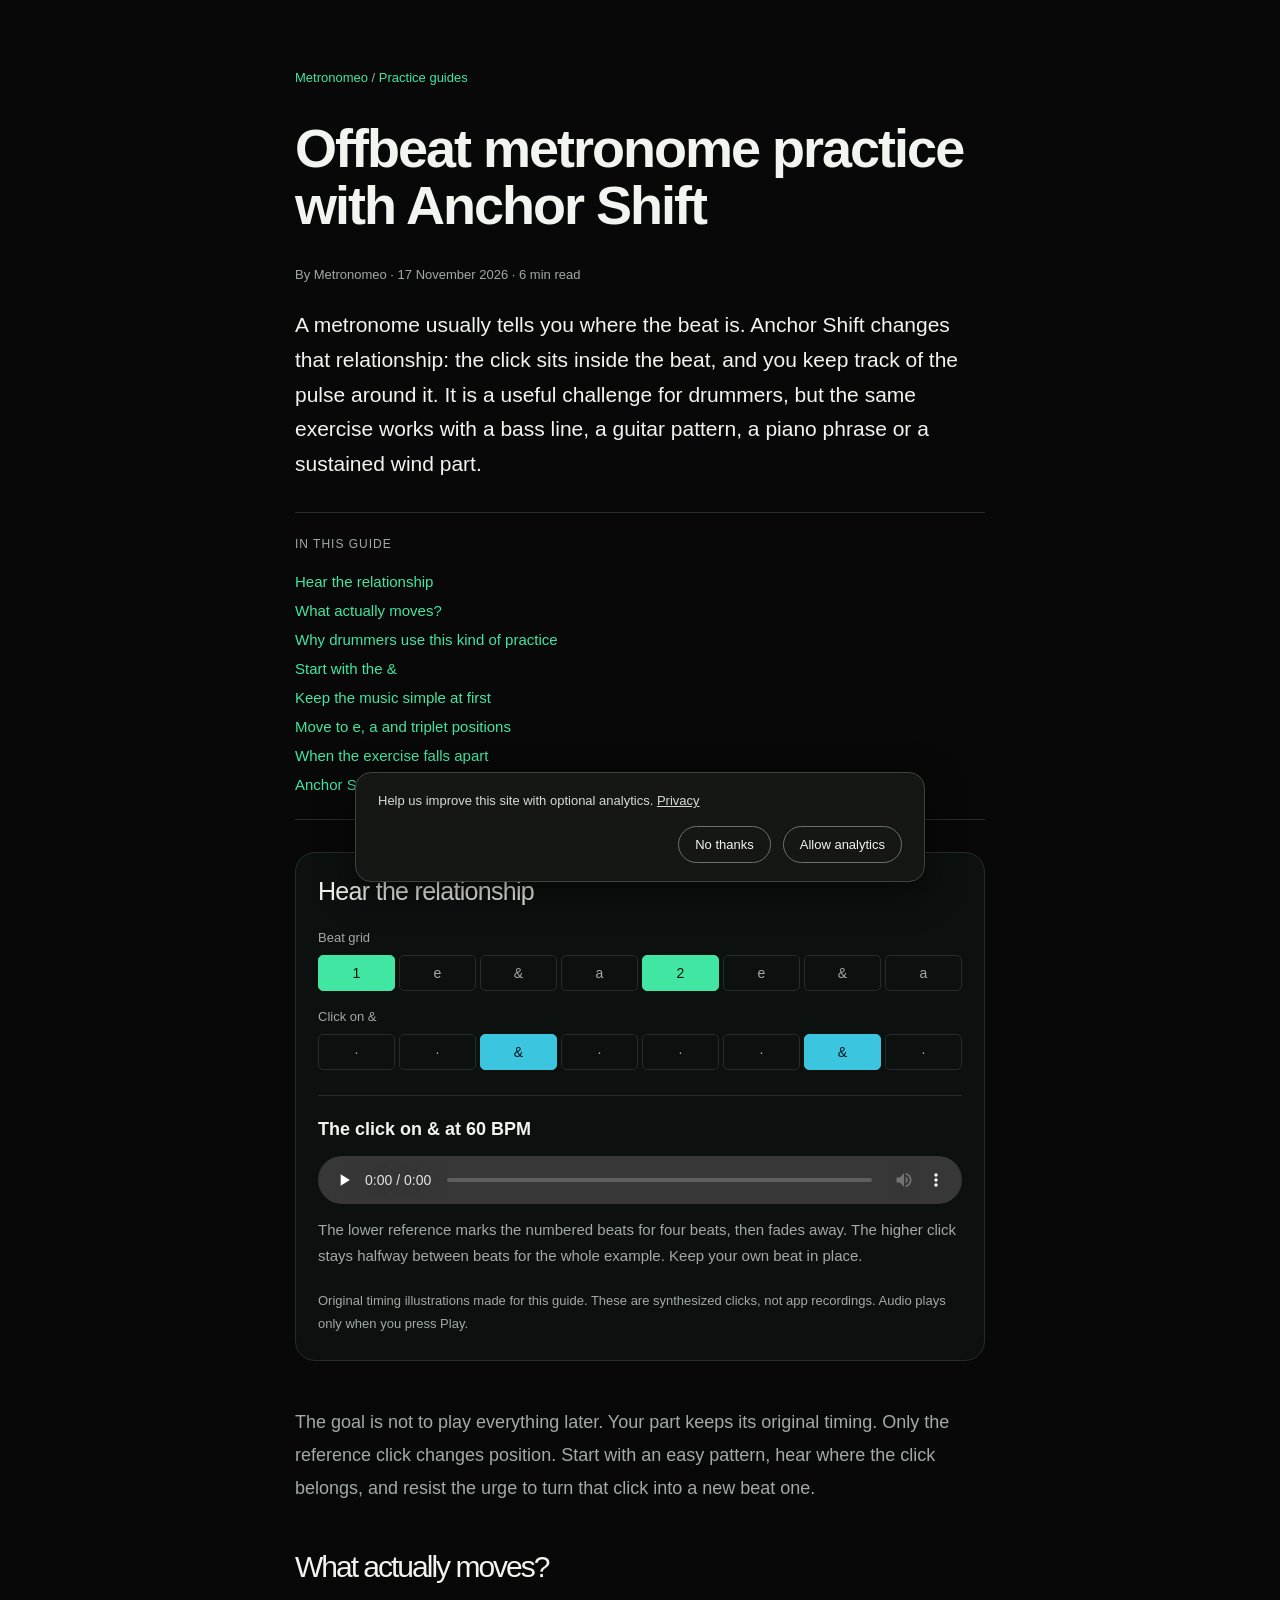
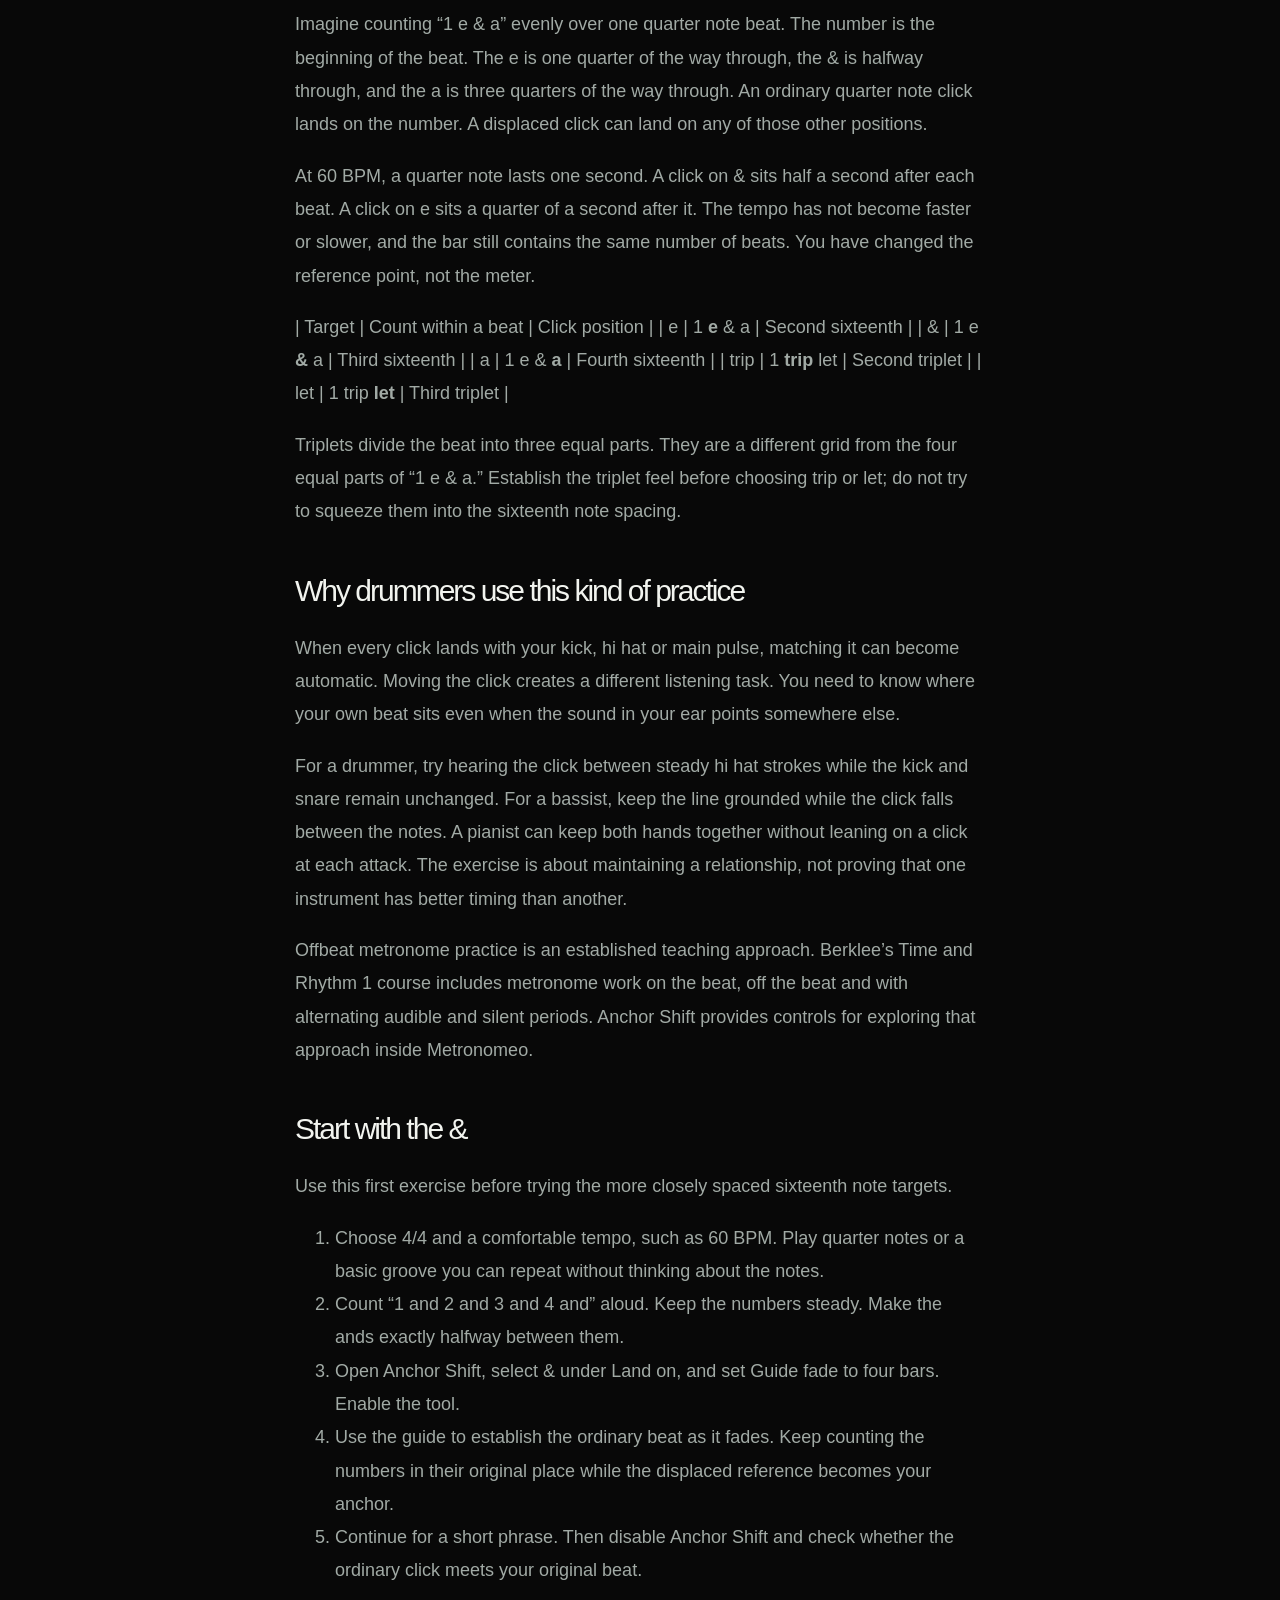
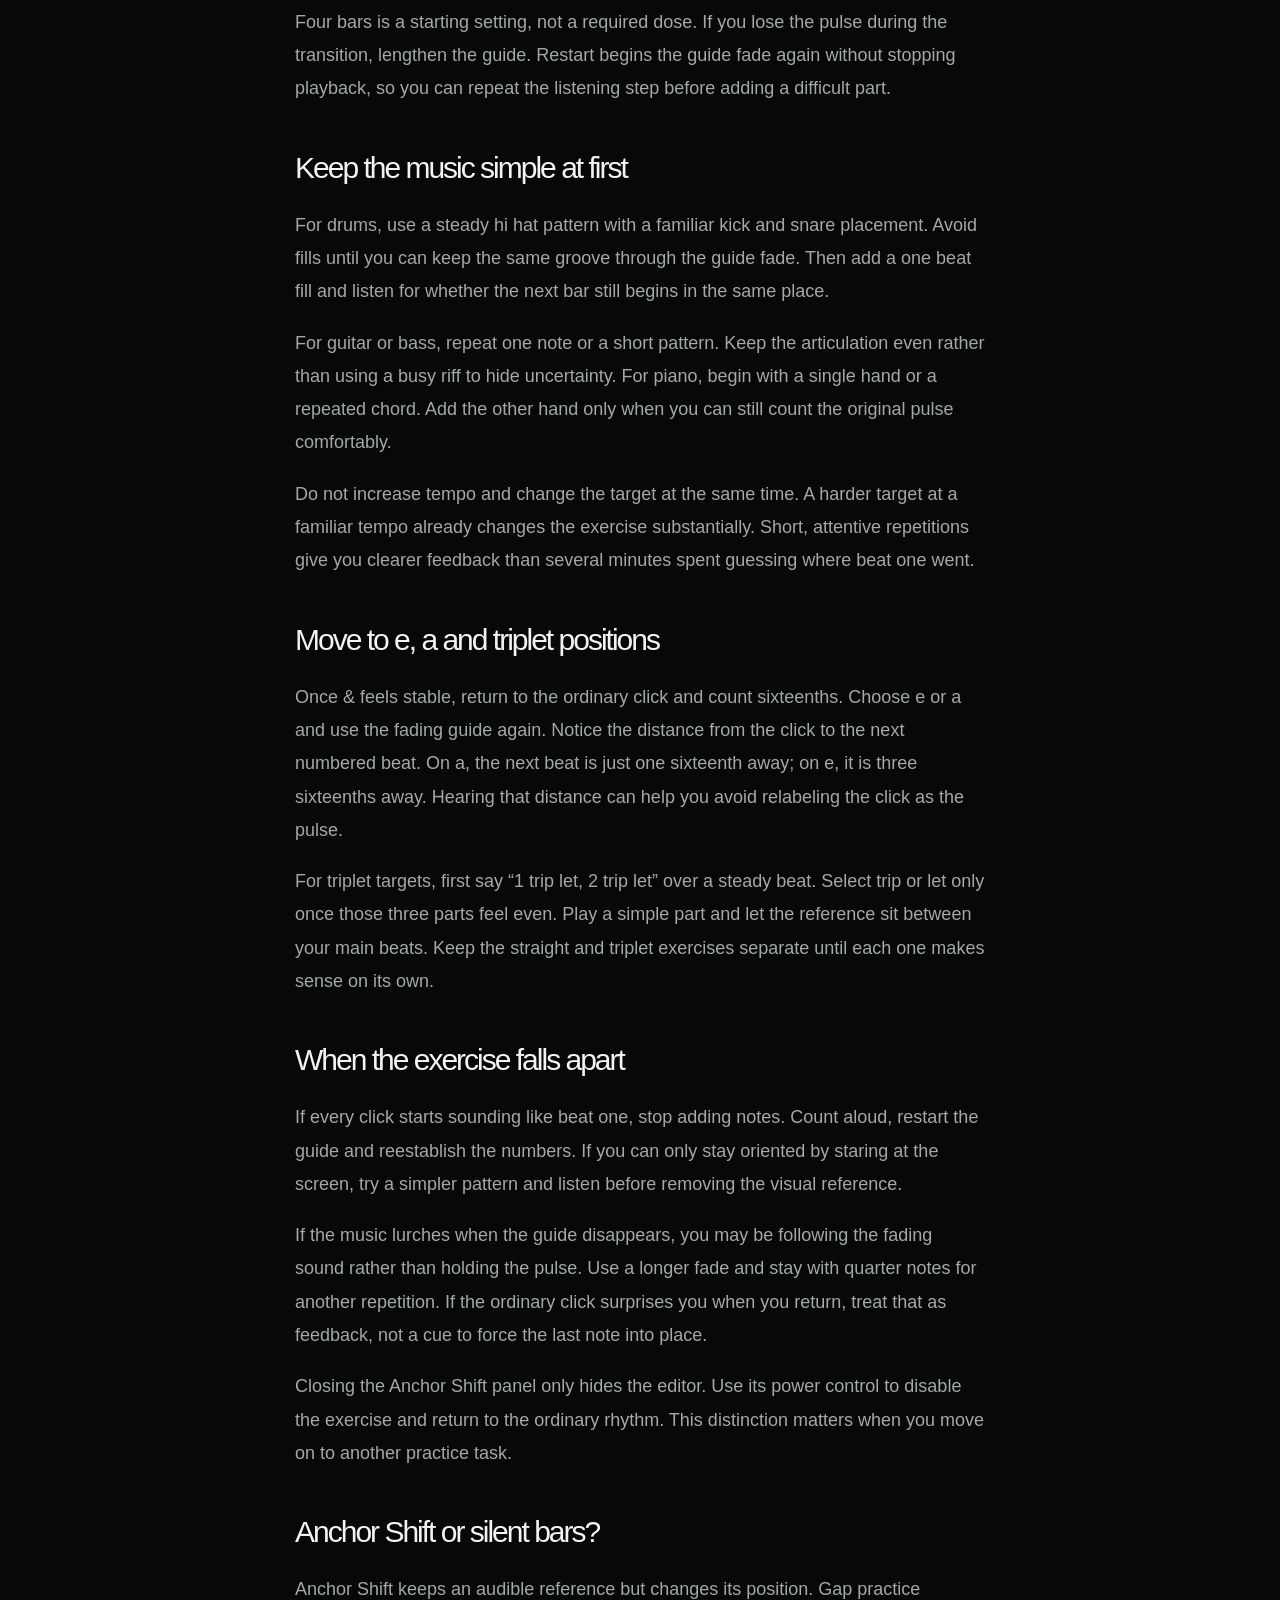
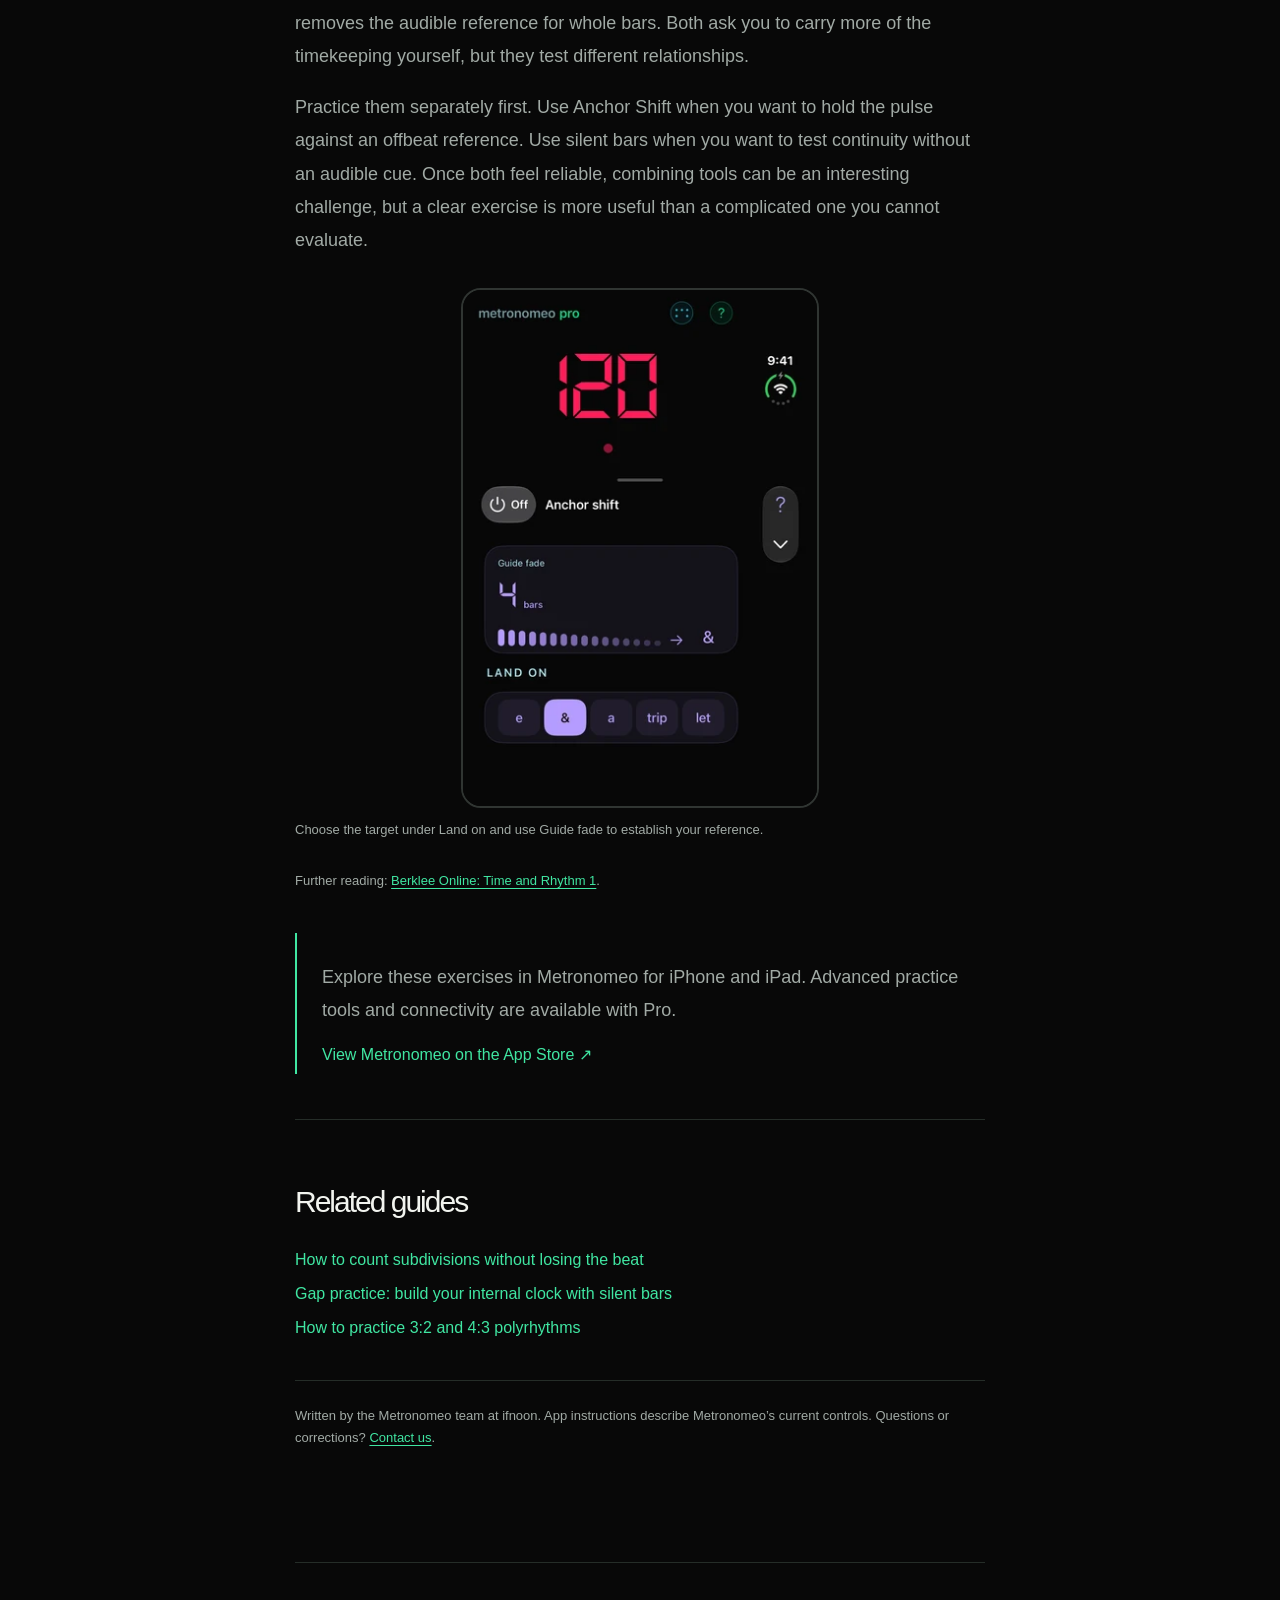
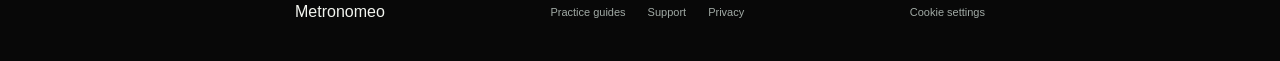
<file: guides/anchor-shift.html>
<!doctype html><html lang="en"><head><meta charset="utf-8"><meta name="viewport" content="width=device-width,initial-scale=1"><title>Offbeat metronome practice with Anchor Shift | Metronomeo</title><meta name="description" content="Practice with an offbeat metronome: move the click to e, &amp;, a or triplets with Anchor Shift. Includes timing examples and exercises for drums and other instruments."><link rel="canonical" href="https://metronomeo.com/guides/anchor-shift.html"><meta property="og:title" content="Offbeat metronome practice with Anchor Shift | Metronomeo"><meta property="og:description" content="Practice with an offbeat metronome: move the click to e, &amp;, a or triplets with Anchor Shift. Includes timing examples and exercises for drums and other instruments."><meta property="og:type" content="article"><meta property="og:url" content="https://metronomeo.com/guides/anchor-shift.html"><meta property="og:site_name" content="Metronomeo"><link rel="icon" href="../assets/icon.png"><link rel="stylesheet" href="../landing.css"><script defer src="../analytics.js"></script><script type="application/ld+json">{"@context": "https://schema.org", "@graph": [{"@type": "Article", "headline": "Offbeat metronome practice with Anchor Shift", "description": "Practice with an offbeat metronome: move the click to e, &, a or triplets with Anchor Shift. Includes timing examples and exercises for drums and other instruments.", "author": {"@type": "Organization", "name": "Metronomeo", "url": "https://metronomeo.com/"}, "publisher": {"@type": "Organization", "name": "ifnoon", "url": "https://metronomeo.com/"}, "datePublished": "2026-11-17", "dateModified": "2026-11-17", "mainEntityOfPage": "https://metronomeo.com/guides/anchor-shift.html", "inLanguage": "en"}, {"@type": "BreadcrumbList", "itemListElement": [{"@type": "ListItem", "position": 1, "name": "Metronomeo", "item": "https://metronomeo.com/"}, {"@type": "ListItem", "position": 2, "name": "Practice guides", "item": "https://metronomeo.com/guides/"}, {"@type": "ListItem", "position": 3, "name": "Offbeat metronome practice with Anchor Shift", "item": "https://metronomeo.com/guides/anchor-shift.html"}]}]}</script></head><body><a class="skip" href="#main">Skip to content</a><main class="article wrap" id="main"><nav class="crumbs" aria-label="Breadcrumb"><a href="../">Metronomeo</a> / <a href="./">Practice guides</a></nav><h1>Offbeat metronome practice with Anchor Shift</h1><p class="byline">By Metronomeo · <time datetime="2026-11-17">17 November 2026</time> · 6 min read</p><p class="summary">A metronome usually tells you where the beat is. Anchor Shift changes that relationship: the click sits inside the beat, and you keep track of the pulse around it. It is a useful challenge for drummers, but the same exercise works with a bass line, a guitar pattern, a piano phrase or a sustained wind part.</p><nav class="toc" aria-label="On this page"><p>In this guide</p><a href="#hear-it">Hear the relationship</a><a href="#what-actually-moves">What actually moves?</a><a href="#why-drummers-use-this-kind-of-practice">Why drummers use this kind of practice</a><a href="#start-with-the">Start with the &amp;</a><a href="#keep-the-music-simple-at-first">Keep the music simple at first</a><a href="#move-to-e-a-and-triplet-positions">Move to e, a and triplet positions</a><a href="#when-the-exercise-falls-apart">When the exercise falls apart</a><a href="#anchor-shift-or-silent-bars">Anchor Shift or silent bars?</a></nav><section class="timing-example" aria-labelledby="hear-it"><h2 id="hear-it">Hear the relationship</h2><div class="pulse-row green"><span class="pulse-name">Beat grid</span><div class="pulse-grid" style="--cells:8"><span class="pulse-cell hit">1</span><span class="pulse-cell rest">e</span><span class="pulse-cell rest">&amp;</span><span class="pulse-cell rest">a</span><span class="pulse-cell hit">2</span><span class="pulse-cell rest">e</span><span class="pulse-cell rest">&amp;</span><span class="pulse-cell rest">a</span></div></div><div class="pulse-row blue"><span class="pulse-name">Click on &amp;</span><div class="pulse-grid" style="--cells:8"><span class="pulse-cell rest">·</span><span class="pulse-cell rest">·</span><span class="pulse-cell hit">&amp;</span><span class="pulse-cell rest">·</span><span class="pulse-cell rest">·</span><span class="pulse-cell rest">·</span><span class="pulse-cell hit">&amp;</span><span class="pulse-cell rest">·</span></div></div><div class="audio-example"><h3>The click on &amp; at 60 BPM</h3><audio controls preload="none" aria-label="The click on &amp; at 60 BPM"><source src="../assets/audio/offbeat-and.mp3" type="audio/mpeg"><a href="../assets/audio/offbeat-and.mp3">Download this audio example</a></audio><p>The lower reference marks the numbered beats for four beats, then fades away. The higher click stays halfway between beats for the whole example. Keep your own beat in place.</p></div><p class="example-note">Original timing illustrations made for this guide. These are synthesized clicks, not app recordings. Audio plays only when you press Play.</p></section>
<p>The goal is not to play everything later. Your part keeps its original timing. Only the reference click changes position. Start with an easy pattern, hear where the click belongs, and resist the urge to turn that click into a new beat one.</p>
<h2 id="what-actually-moves">What actually moves?</h2>
<p>Imagine counting “1 e &amp; a” evenly over one quarter note beat. The number is the beginning of the beat. The e is one quarter of the way through, the &amp; is halfway through, and the a is three quarters of the way through. An ordinary quarter note click lands on the number. A displaced click can land on any of those other positions.</p>
<p>At 60 BPM, a quarter note lasts one second. A click on &amp; sits half a second after each beat. A click on e sits a quarter of a second after it. The tempo has not become faster or slower, and the bar still contains the same number of beats. You have changed the reference point, not the meter.</p>
<p>| Target | Count within a beat | Click position |
| e | 1 <strong>e</strong> &amp; a | Second sixteenth |
| &amp; | 1 e <strong>&amp;</strong> a | Third sixteenth |
| a | 1 e &amp; <strong>a</strong> | Fourth sixteenth |
| trip | 1 <strong>trip</strong> let | Second triplet |
| let | 1 trip <strong>let</strong> | Third triplet |</p>
<p>Triplets divide the beat into three equal parts. They are a different grid from the four equal parts of “1 e &amp; a.” Establish the triplet feel before choosing trip or let; do not try to squeeze them into the sixteenth note spacing.</p>
<h2 id="why-drummers-use-this-kind-of-practice">Why drummers use this kind of practice</h2>
<p>When every click lands with your kick, hi hat or main pulse, matching it can become automatic. Moving the click creates a different listening task. You need to know where your own beat sits even when the sound in your ear points somewhere else.</p>
<p>For a drummer, try hearing the click between steady hi hat strokes while the kick and snare remain unchanged. For a bassist, keep the line grounded while the click falls between the notes. A pianist can keep both hands together without leaning on a click at each attack. The exercise is about maintaining a relationship, not proving that one instrument has better timing than another.</p>
<p>Offbeat metronome practice is an established teaching approach. Berklee’s Time and Rhythm 1 course includes metronome work on the beat, off the beat and with alternating audible and silent periods. Anchor Shift provides controls for exploring that approach inside Metronomeo.</p>
<h2 id="start-with-the">Start with the &amp;</h2>
<p>Use this first exercise before trying the more closely spaced sixteenth note targets.</p>
<ol>
<li>Choose 4/4 and a comfortable tempo, such as 60 BPM. Play quarter notes or a basic groove you can repeat without thinking about the notes.</li>
<li>Count “1 and 2 and 3 and 4 and” aloud. Keep the numbers steady. Make the ands exactly halfway between them.</li>
<li>Open Anchor Shift, select &amp; under Land on, and set Guide fade to four bars. Enable the tool.</li>
<li>Use the guide to establish the ordinary beat as it fades. Keep counting the numbers in their original place while the displaced reference becomes your anchor.</li>
<li>Continue for a short phrase. Then disable Anchor Shift and check whether the ordinary click meets your original beat.</li>
</ol>
<p>Four bars is a starting setting, not a required dose. If you lose the pulse during the transition, lengthen the guide. Restart begins the guide fade again without stopping playback, so you can repeat the listening step before adding a difficult part.</p>
<h2 id="keep-the-music-simple-at-first">Keep the music simple at first</h2>
<p>For drums, use a steady hi hat pattern with a familiar kick and snare placement. Avoid fills until you can keep the same groove through the guide fade. Then add a one beat fill and listen for whether the next bar still begins in the same place.</p>
<p>For guitar or bass, repeat one note or a short pattern. Keep the articulation even rather than using a busy riff to hide uncertainty. For piano, begin with a single hand or a repeated chord. Add the other hand only when you can still count the original pulse comfortably.</p>
<p>Do not increase tempo and change the target at the same time. A harder target at a familiar tempo already changes the exercise substantially. Short, attentive repetitions give you clearer feedback than several minutes spent guessing where beat one went.</p>
<h2 id="move-to-e-a-and-triplet-positions">Move to e, a and triplet positions</h2>
<p>Once &amp; feels stable, return to the ordinary click and count sixteenths. Choose e or a and use the fading guide again. Notice the distance from the click to the next numbered beat. On a, the next beat is just one sixteenth away; on e, it is three sixteenths away. Hearing that distance can help you avoid relabeling the click as the pulse.</p>
<p>For triplet targets, first say “1 trip let, 2 trip let” over a steady beat. Select trip or let only once those three parts feel even. Play a simple part and let the reference sit between your main beats. Keep the straight and triplet exercises separate until each one makes sense on its own.</p>
<h2 id="when-the-exercise-falls-apart">When the exercise falls apart</h2>
<p>If every click starts sounding like beat one, stop adding notes. Count aloud, restart the guide and reestablish the numbers. If you can only stay oriented by staring at the screen, try a simpler pattern and listen before removing the visual reference.</p>
<p>If the music lurches when the guide disappears, you may be following the fading sound rather than holding the pulse. Use a longer fade and stay with quarter notes for another repetition. If the ordinary click surprises you when you return, treat that as feedback, not a cue to force the last note into place.</p>
<p>Closing the Anchor Shift panel only hides the editor. Use its power control to disable the exercise and return to the ordinary rhythm. This distinction matters when you move on to another practice task.</p>
<h2 id="anchor-shift-or-silent-bars">Anchor Shift or silent bars?</h2>
<p>Anchor Shift keeps an audible reference but changes its position. Gap practice removes the audible reference for whole bars. Both ask you to carry more of the timekeeping yourself, but they test different relationships.</p>
<p>Practice them separately first. Use Anchor Shift when you want to hold the pulse against an offbeat reference. Use silent bars when you want to test continuity without an audible cue. Once both feel reliable, combining tools can be an interesting challenge, but a clear exercise is more useful than a complicated one you cannot evaluate.</p><figure><img class="" src="../assets/duo-outer-anchor-shift-720-7ad75205.webp" srcset="../assets/duo-outer-anchor-shift-360-7ad75205.webp 360w, ../assets/duo-outer-anchor-shift-720-7ad75205.webp 720w, ../assets/duo-outer-anchor-shift-1080-7ad75205.webp 1080w" sizes="(max-width:800px) 280px, 358px" width="1398" height="2034" loading="lazy" alt="Anchor Shift settings on iPhone Duo’s outer display"><figcaption>Choose the target under Land on and use Guide fade to establish your reference.</figcaption></figure><p class="source">Further reading: <a href="https://online.berklee.edu/courses/time-and-rhythm-1">Berklee Online: Time and Rhythm 1</a>.</p><aside><p>Explore these exercises in Metronomeo for iPhone and iPad. Advanced practice tools and connectivity are available with Pro.</p><a href="https://apps.apple.com/app/metronomeo/id6814776671">View Metronomeo on the App Store ↗</a></aside><nav class="related" aria-label="Related guides"><h2>Related guides</h2><a href="count-subdivisions.html">How to count subdivisions without losing the beat</a><a href="gap-practice.html">Gap practice: build your internal clock with silent bars</a><a href="polyrhythm-practice.html">How to practice 3:2 and 4:3 polyrhythms</a></nav><p class="guide-credit">Written by the Metronomeo team at ifnoon. App instructions describe Metronomeo’s current controls. Questions or corrections? <a href="mailto:support@ifnoon.com">Contact us</a>.</p></main><footer class="wrap guide-footer"><a href="../">Metronomeo</a><div><a href="./">Practice guides</a><a href="../support.html">Support</a><a href="../privacy.html">Privacy</a></div></footer></body></html>
</file>
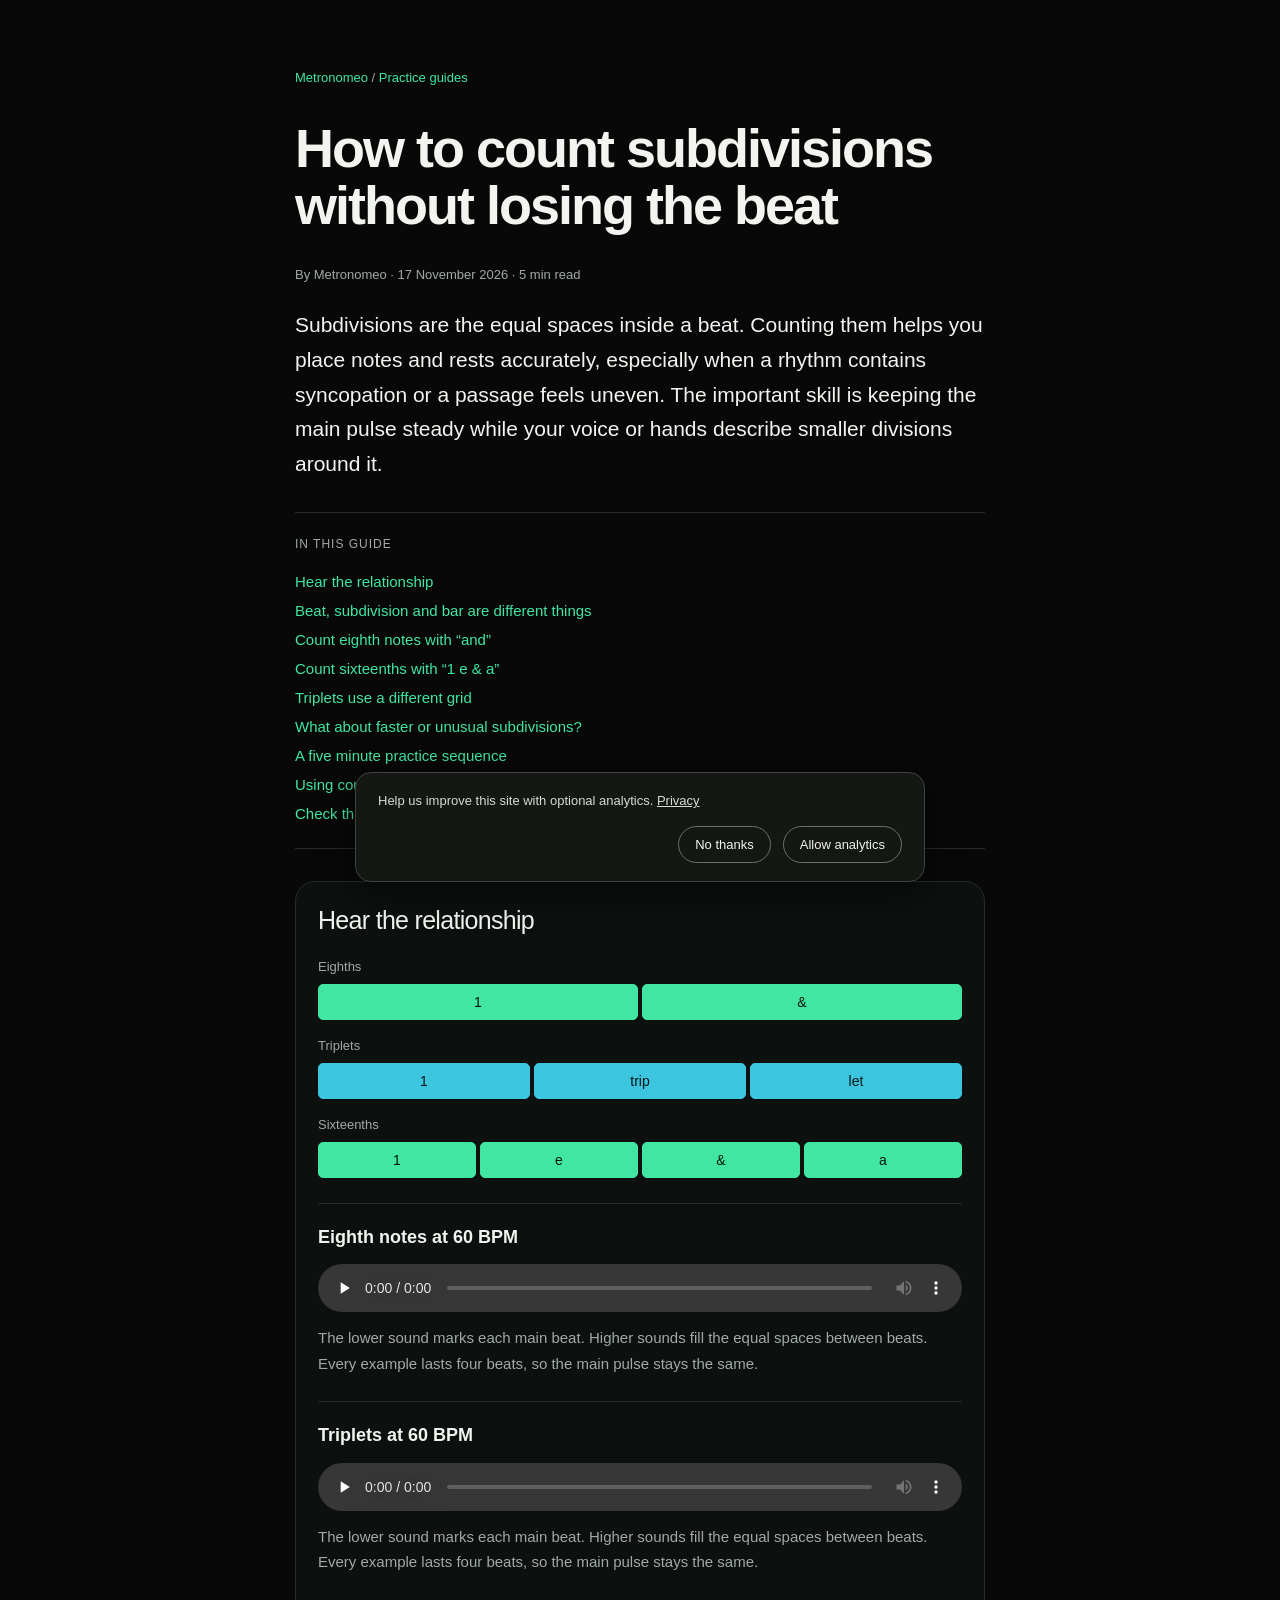
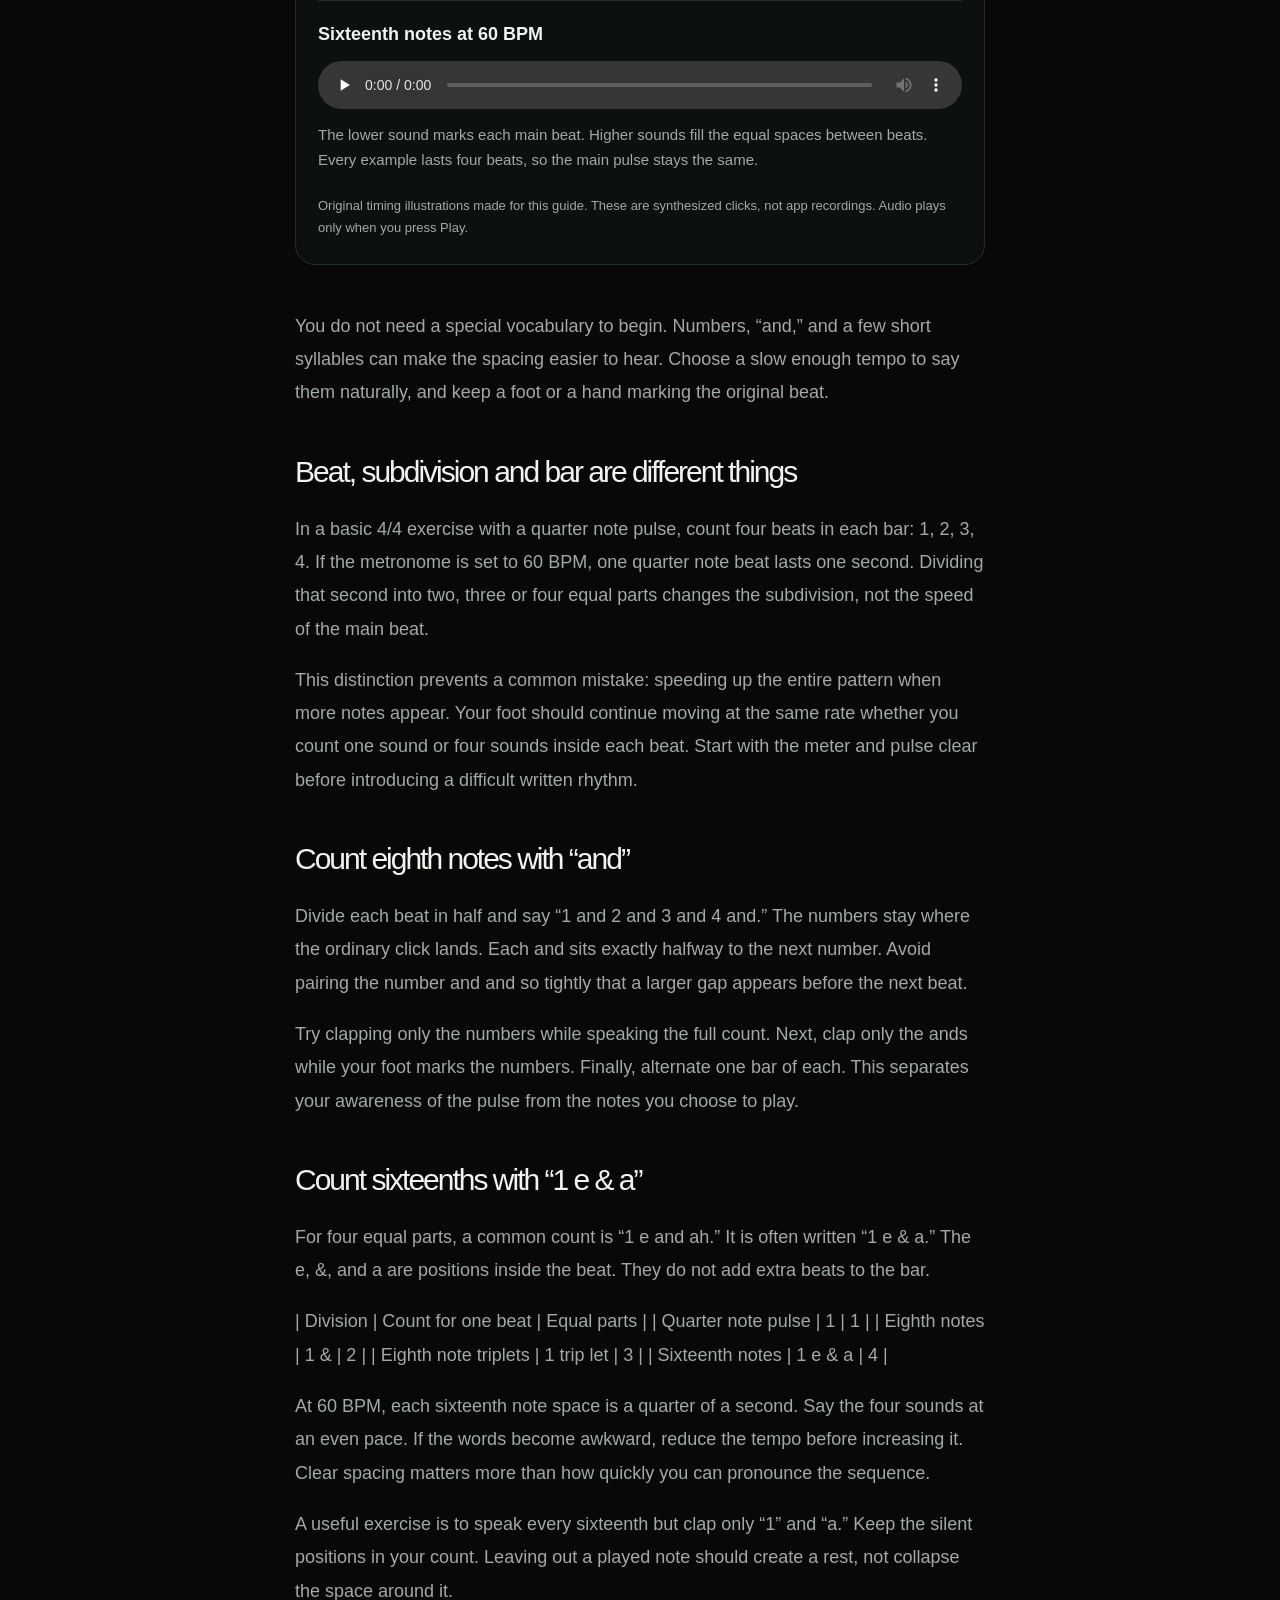
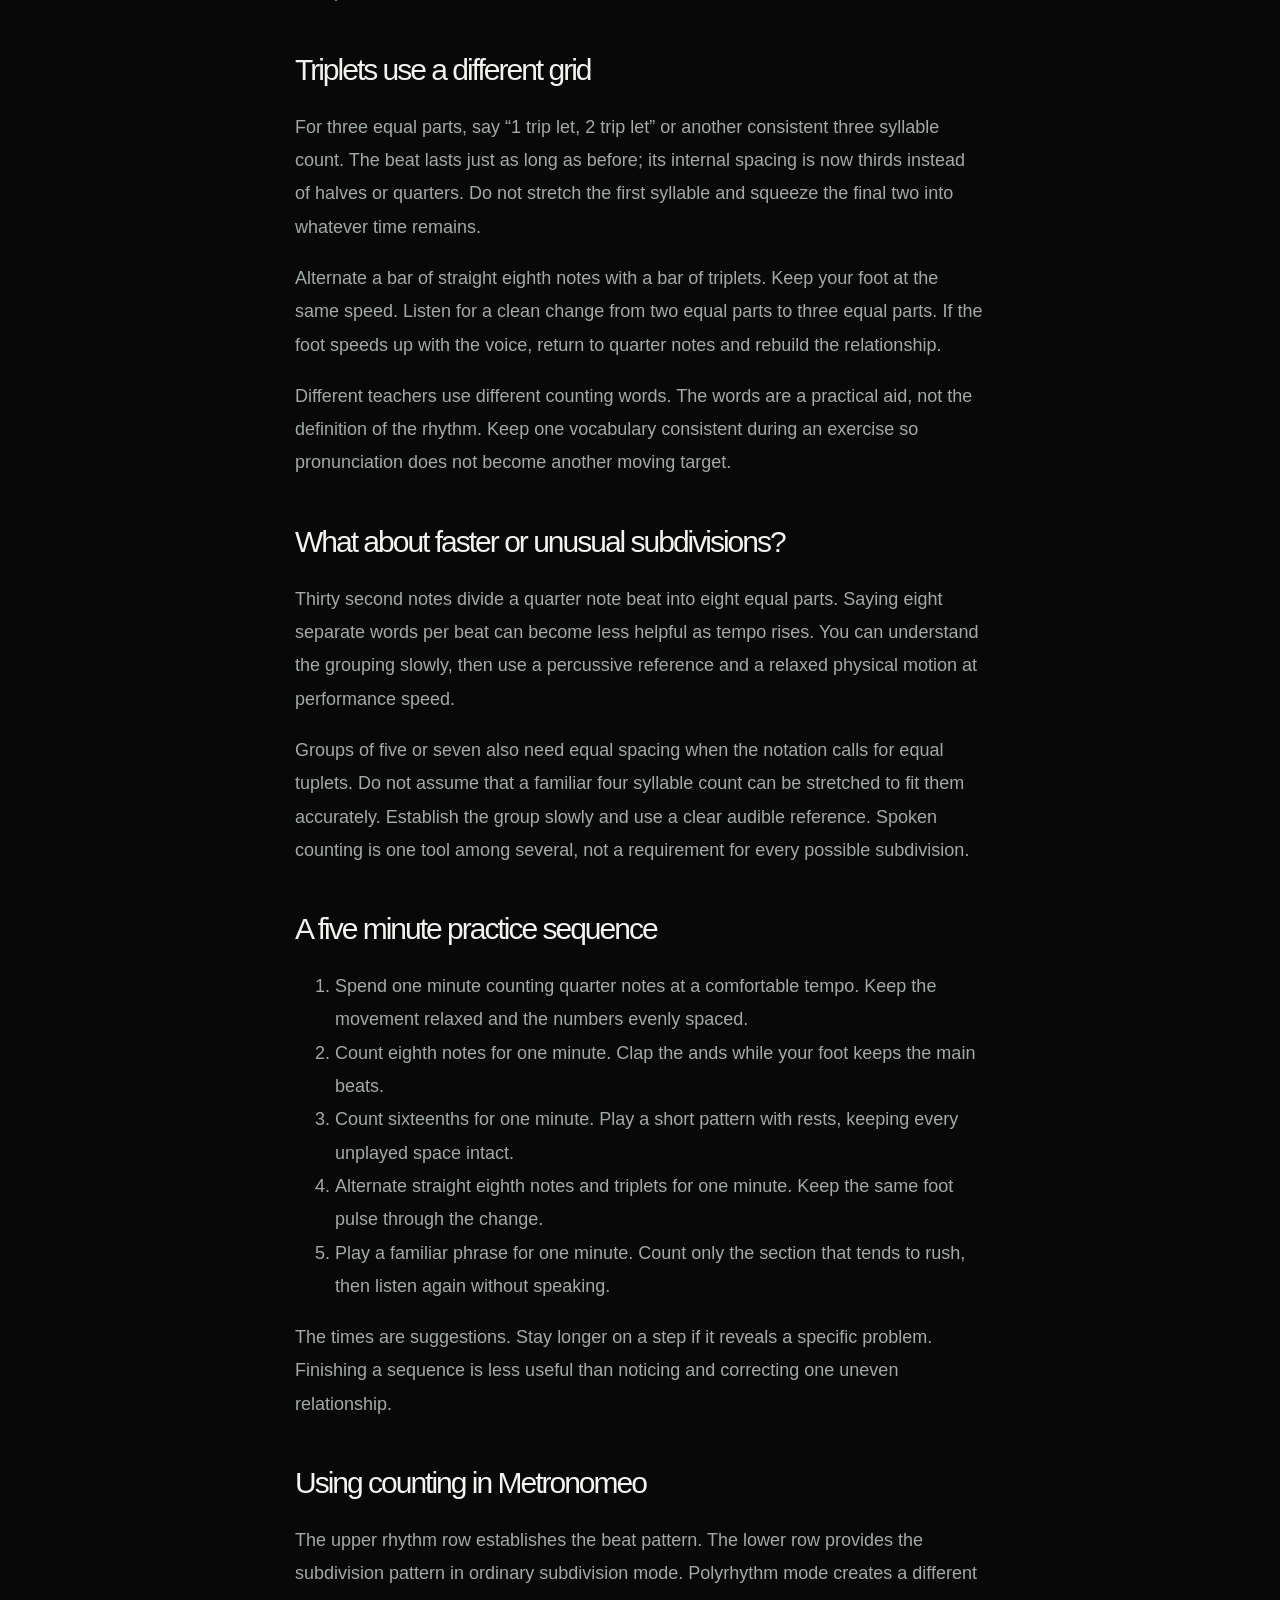
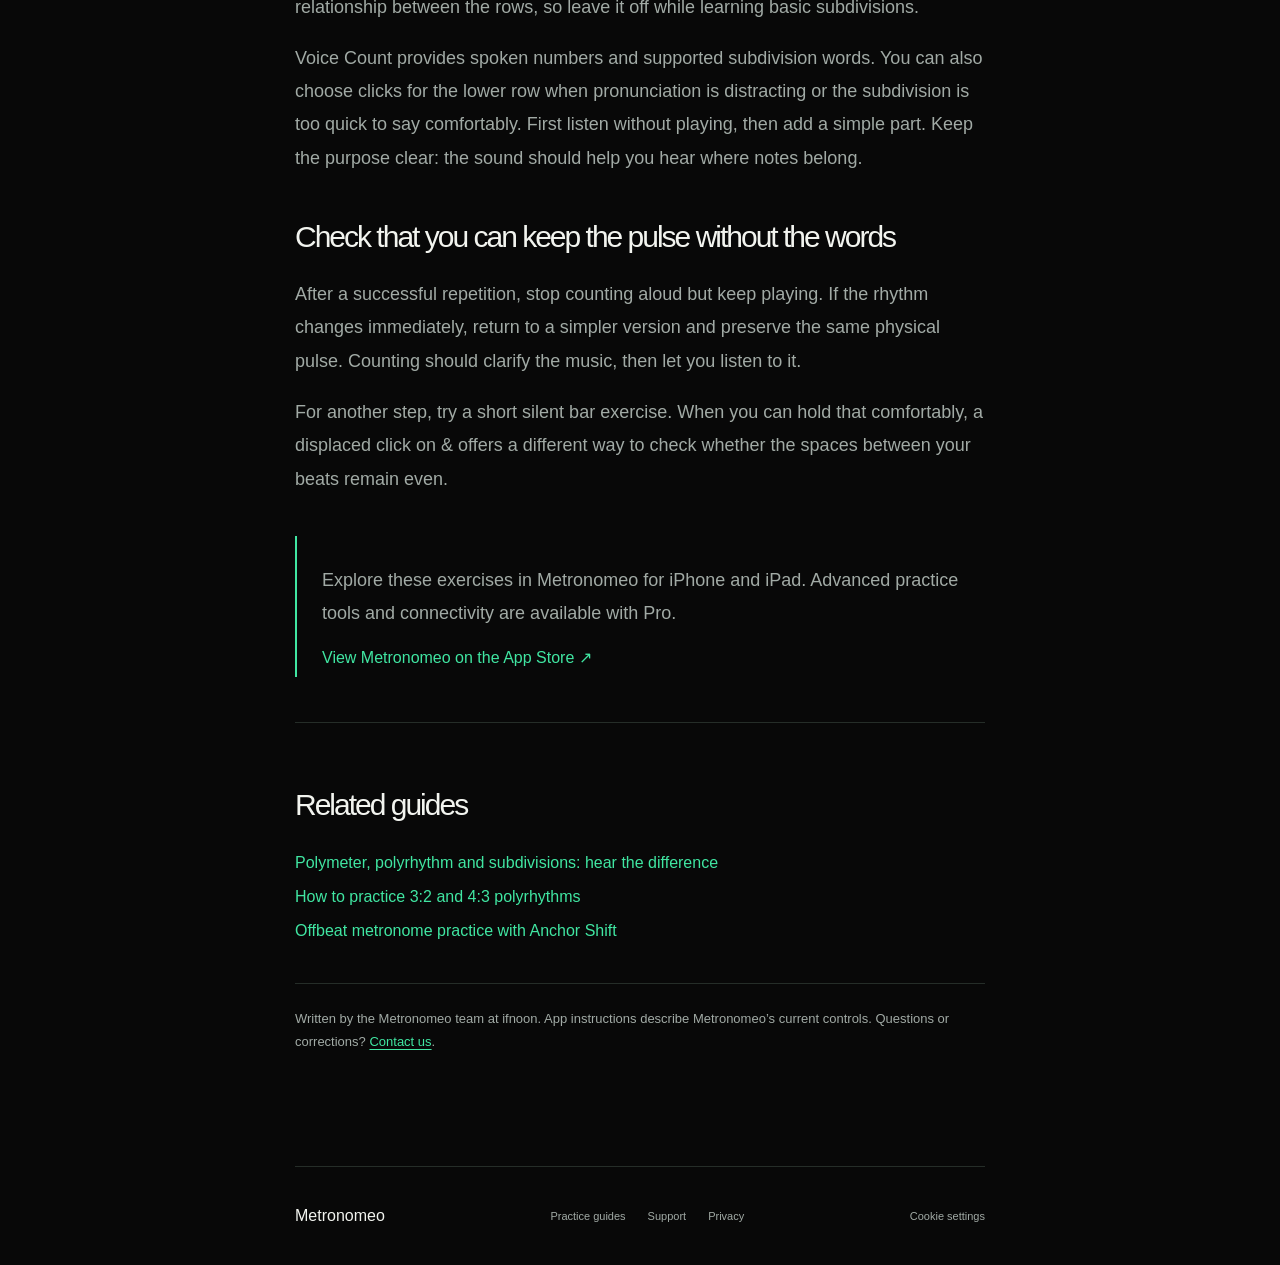
<file: guides/count-subdivisions.html>
<!doctype html><html lang="en"><head><meta charset="utf-8"><meta name="viewport" content="width=device-width,initial-scale=1"><title>How to count subdivisions without losing the beat | Metronomeo</title><meta name="description" content="Learn to count eighth notes, sixteenths and triplets with timing diagrams, audio examples and practical exercises that keep your main beat steady."><link rel="canonical" href="https://metronomeo.com/guides/count-subdivisions.html"><meta property="og:title" content="How to count subdivisions without losing the beat | Metronomeo"><meta property="og:description" content="Learn to count eighth notes, sixteenths and triplets with timing diagrams, audio examples and practical exercises that keep your main beat steady."><meta property="og:type" content="article"><meta property="og:url" content="https://metronomeo.com/guides/count-subdivisions.html"><meta property="og:site_name" content="Metronomeo"><link rel="icon" href="../assets/icon.png"><link rel="stylesheet" href="../landing.css"><script defer src="../analytics.js"></script><script type="application/ld+json">{"@context": "https://schema.org", "@graph": [{"@type": "Article", "headline": "How to count subdivisions without losing the beat", "description": "Learn to count eighth notes, sixteenths and triplets with timing diagrams, audio examples and practical exercises that keep your main beat steady.", "author": {"@type": "Organization", "name": "Metronomeo", "url": "https://metronomeo.com/"}, "publisher": {"@type": "Organization", "name": "ifnoon", "url": "https://metronomeo.com/"}, "datePublished": "2026-11-17", "dateModified": "2026-11-17", "mainEntityOfPage": "https://metronomeo.com/guides/count-subdivisions.html", "inLanguage": "en"}, {"@type": "BreadcrumbList", "itemListElement": [{"@type": "ListItem", "position": 1, "name": "Metronomeo", "item": "https://metronomeo.com/"}, {"@type": "ListItem", "position": 2, "name": "Practice guides", "item": "https://metronomeo.com/guides/"}, {"@type": "ListItem", "position": 3, "name": "How to count subdivisions without losing the beat", "item": "https://metronomeo.com/guides/count-subdivisions.html"}]}]}</script></head><body><a class="skip" href="#main">Skip to content</a><main class="article wrap" id="main"><nav class="crumbs" aria-label="Breadcrumb"><a href="../">Metronomeo</a> / <a href="./">Practice guides</a></nav><h1>How to count subdivisions without losing the beat</h1><p class="byline">By Metronomeo · <time datetime="2026-11-17">17 November 2026</time> · 5 min read</p><p class="summary">Subdivisions are the equal spaces inside a beat. Counting them helps you place notes and rests accurately, especially when a rhythm contains syncopation or a passage feels uneven. The important skill is keeping the main pulse steady while your voice or hands describe smaller divisions around it.</p><nav class="toc" aria-label="On this page"><p>In this guide</p><a href="#hear-it">Hear the relationship</a><a href="#beat-subdivision-and-bar-are-different-things">Beat, subdivision and bar are different things</a><a href="#count-eighth-notes-with-and">Count eighth notes with “and”</a><a href="#count-sixteenths-with-1-e-a">Count sixteenths with “1 e &amp; a”</a><a href="#triplets-use-a-different-grid">Triplets use a different grid</a><a href="#what-about-faster-or-unusual-subdivisions">What about faster or unusual subdivisions?</a><a href="#a-five-minute-practice-sequence">A five minute practice sequence</a><a href="#using-counting-in-metronomeo">Using counting in Metronomeo</a><a href="#check-that-you-can-keep-the-pulse-without-the-words">Check that you can keep the pulse without the words</a></nav><section class="timing-example" aria-labelledby="hear-it"><h2 id="hear-it">Hear the relationship</h2><div class="pulse-row green"><span class="pulse-name">Eighths</span><div class="pulse-grid" style="--cells:2"><span class="pulse-cell hit">1</span><span class="pulse-cell hit">&amp;</span></div></div><div class="pulse-row blue"><span class="pulse-name">Triplets</span><div class="pulse-grid" style="--cells:3"><span class="pulse-cell hit">1</span><span class="pulse-cell hit">trip</span><span class="pulse-cell hit">let</span></div></div><div class="pulse-row green"><span class="pulse-name">Sixteenths</span><div class="pulse-grid" style="--cells:4"><span class="pulse-cell hit">1</span><span class="pulse-cell hit">e</span><span class="pulse-cell hit">&amp;</span><span class="pulse-cell hit">a</span></div></div><div class="audio-example"><h3>Eighth notes at 60 BPM</h3><audio controls preload="none" aria-label="Eighth notes at 60 BPM"><source src="../assets/audio/division-2.mp3" type="audio/mpeg"><a href="../assets/audio/division-2.mp3">Download this audio example</a></audio><p>The lower sound marks each main beat. Higher sounds fill the equal spaces between beats. Every example lasts four beats, so the main pulse stays the same.</p></div><div class="audio-example"><h3>Triplets at 60 BPM</h3><audio controls preload="none" aria-label="Triplets at 60 BPM"><source src="../assets/audio/division-3.mp3" type="audio/mpeg"><a href="../assets/audio/division-3.mp3">Download this audio example</a></audio><p>The lower sound marks each main beat. Higher sounds fill the equal spaces between beats. Every example lasts four beats, so the main pulse stays the same.</p></div><div class="audio-example"><h3>Sixteenth notes at 60 BPM</h3><audio controls preload="none" aria-label="Sixteenth notes at 60 BPM"><source src="../assets/audio/division-4.mp3" type="audio/mpeg"><a href="../assets/audio/division-4.mp3">Download this audio example</a></audio><p>The lower sound marks each main beat. Higher sounds fill the equal spaces between beats. Every example lasts four beats, so the main pulse stays the same.</p></div><p class="example-note">Original timing illustrations made for this guide. These are synthesized clicks, not app recordings. Audio plays only when you press Play.</p></section>
<p>You do not need a special vocabulary to begin. Numbers, “and,” and a few short syllables can make the spacing easier to hear. Choose a slow enough tempo to say them naturally, and keep a foot or a hand marking the original beat.</p>
<h2 id="beat-subdivision-and-bar-are-different-things">Beat, subdivision and bar are different things</h2>
<p>In a basic 4/4 exercise with a quarter note pulse, count four beats in each bar: 1, 2, 3, 4. If the metronome is set to 60 BPM, one quarter note beat lasts one second. Dividing that second into two, three or four equal parts changes the subdivision, not the speed of the main beat.</p>
<p>This distinction prevents a common mistake: speeding up the entire pattern when more notes appear. Your foot should continue moving at the same rate whether you count one sound or four sounds inside each beat. Start with the meter and pulse clear before introducing a difficult written rhythm.</p>
<h2 id="count-eighth-notes-with-and">Count eighth notes with “and”</h2>
<p>Divide each beat in half and say “1 and 2 and 3 and 4 and.” The numbers stay where the ordinary click lands. Each and sits exactly halfway to the next number. Avoid pairing the number and and so tightly that a larger gap appears before the next beat.</p>
<p>Try clapping only the numbers while speaking the full count. Next, clap only the ands while your foot marks the numbers. Finally, alternate one bar of each. This separates your awareness of the pulse from the notes you choose to play.</p>
<h2 id="count-sixteenths-with-1-e-a">Count sixteenths with “1 e &amp; a”</h2>
<p>For four equal parts, a common count is “1 e and ah.” It is often written “1 e &amp; a.” The e, &amp;, and a are positions inside the beat. They do not add extra beats to the bar.</p>
<p>| Division | Count for one beat | Equal parts |
| Quarter note pulse | 1 | 1 |
| Eighth notes | 1 &amp; | 2 |
| Eighth note triplets | 1 trip let | 3 |
| Sixteenth notes | 1 e &amp; a | 4 |</p>
<p>At 60 BPM, each sixteenth note space is a quarter of a second. Say the four sounds at an even pace. If the words become awkward, reduce the tempo before increasing it. Clear spacing matters more than how quickly you can pronounce the sequence.</p>
<p>A useful exercise is to speak every sixteenth but clap only “1” and “a.” Keep the silent positions in your count. Leaving out a played note should create a rest, not collapse the space around it.</p>
<h2 id="triplets-use-a-different-grid">Triplets use a different grid</h2>
<p>For three equal parts, say “1 trip let, 2 trip let” or another consistent three syllable count. The beat lasts just as long as before; its internal spacing is now thirds instead of halves or quarters. Do not stretch the first syllable and squeeze the final two into whatever time remains.</p>
<p>Alternate a bar of straight eighth notes with a bar of triplets. Keep your foot at the same speed. Listen for a clean change from two equal parts to three equal parts. If the foot speeds up with the voice, return to quarter notes and rebuild the relationship.</p>
<p>Different teachers use different counting words. The words are a practical aid, not the definition of the rhythm. Keep one vocabulary consistent during an exercise so pronunciation does not become another moving target.</p>
<h2 id="what-about-faster-or-unusual-subdivisions">What about faster or unusual subdivisions?</h2>
<p>Thirty second notes divide a quarter note beat into eight equal parts. Saying eight separate words per beat can become less helpful as tempo rises. You can understand the grouping slowly, then use a percussive reference and a relaxed physical motion at performance speed.</p>
<p>Groups of five or seven also need equal spacing when the notation calls for equal tuplets. Do not assume that a familiar four syllable count can be stretched to fit them accurately. Establish the group slowly and use a clear audible reference. Spoken counting is one tool among several, not a requirement for every possible subdivision.</p>
<h2 id="a-five-minute-practice-sequence">A five minute practice sequence</h2>
<ol>
<li>Spend one minute counting quarter notes at a comfortable tempo. Keep the movement relaxed and the numbers evenly spaced.</li>
<li>Count eighth notes for one minute. Clap the ands while your foot keeps the main beats.</li>
<li>Count sixteenths for one minute. Play a short pattern with rests, keeping every unplayed space intact.</li>
<li>Alternate straight eighth notes and triplets for one minute. Keep the same foot pulse through the change.</li>
<li>Play a familiar phrase for one minute. Count only the section that tends to rush, then listen again without speaking.</li>
</ol>
<p>The times are suggestions. Stay longer on a step if it reveals a specific problem. Finishing a sequence is less useful than noticing and correcting one uneven relationship.</p>
<h2 id="using-counting-in-metronomeo">Using counting in Metronomeo</h2>
<p>The upper rhythm row establishes the beat pattern. The lower row provides the subdivision pattern in ordinary subdivision mode. Polyrhythm mode creates a different relationship between the rows, so leave it off while learning basic subdivisions.</p>
<p>Voice Count provides spoken numbers and supported subdivision words. You can also choose clicks for the lower row when pronunciation is distracting or the subdivision is too quick to say comfortably. First listen without playing, then add a simple part. Keep the purpose clear: the sound should help you hear where notes belong.</p>
<h2 id="check-that-you-can-keep-the-pulse-without-the-words">Check that you can keep the pulse without the words</h2>
<p>After a successful repetition, stop counting aloud but keep playing. If the rhythm changes immediately, return to a simpler version and preserve the same physical pulse. Counting should clarify the music, then let you listen to it.</p>
<p>For another step, try a short silent bar exercise. When you can hold that comfortably, a displaced click on &amp; offers a different way to check whether the spaces between your beats remain even.</p><aside><p>Explore these exercises in Metronomeo for iPhone and iPad. Advanced practice tools and connectivity are available with Pro.</p><a href="https://apps.apple.com/app/metronomeo/id6814776671">View Metronomeo on the App Store ↗</a></aside><nav class="related" aria-label="Related guides"><h2>Related guides</h2><a href="polymeter-vs-polyrhythm.html">Polymeter, polyrhythm and subdivisions: hear the difference</a><a href="polyrhythm-practice.html">How to practice 3:2 and 4:3 polyrhythms</a><a href="anchor-shift.html">Offbeat metronome practice with Anchor Shift</a></nav><p class="guide-credit">Written by the Metronomeo team at ifnoon. App instructions describe Metronomeo’s current controls. Questions or corrections? <a href="mailto:support@ifnoon.com">Contact us</a>.</p></main><footer class="wrap guide-footer"><a href="../">Metronomeo</a><div><a href="./">Practice guides</a><a href="../support.html">Support</a><a href="../privacy.html">Privacy</a></div></footer></body></html>
</file>
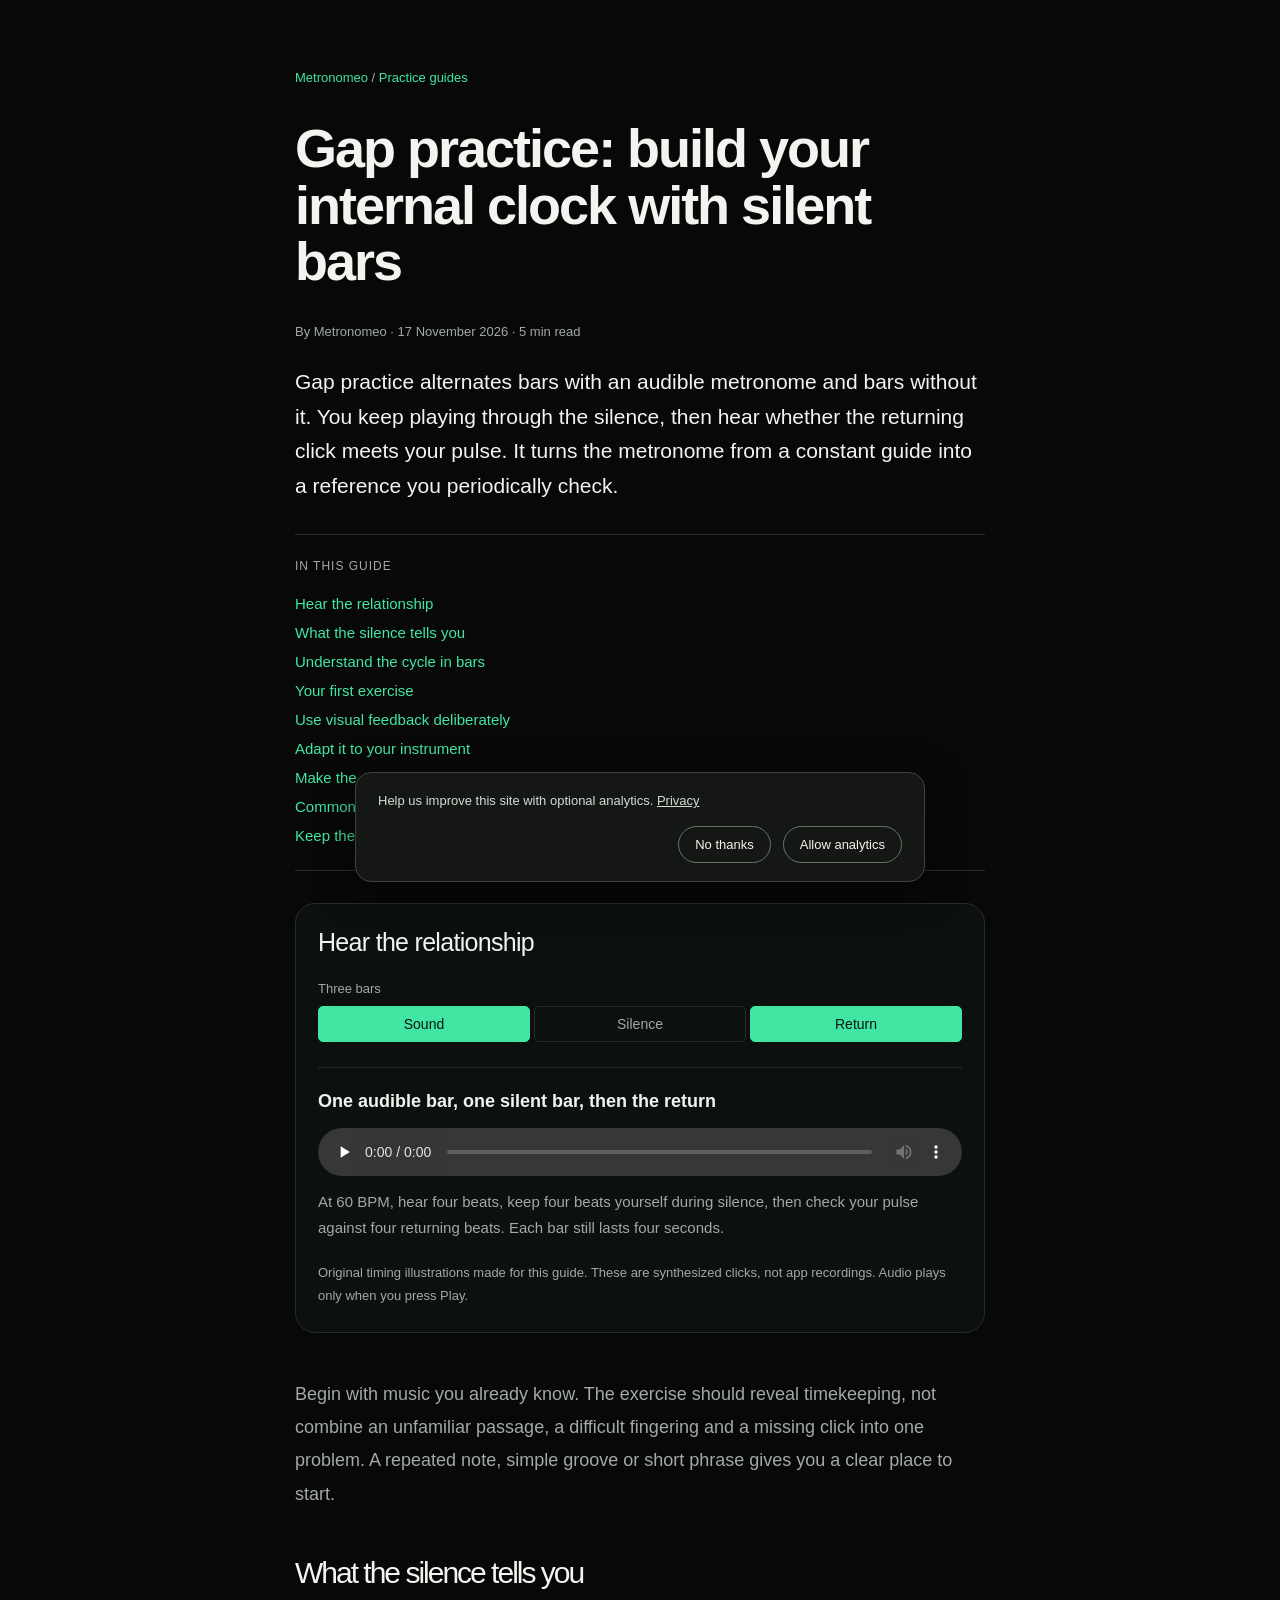
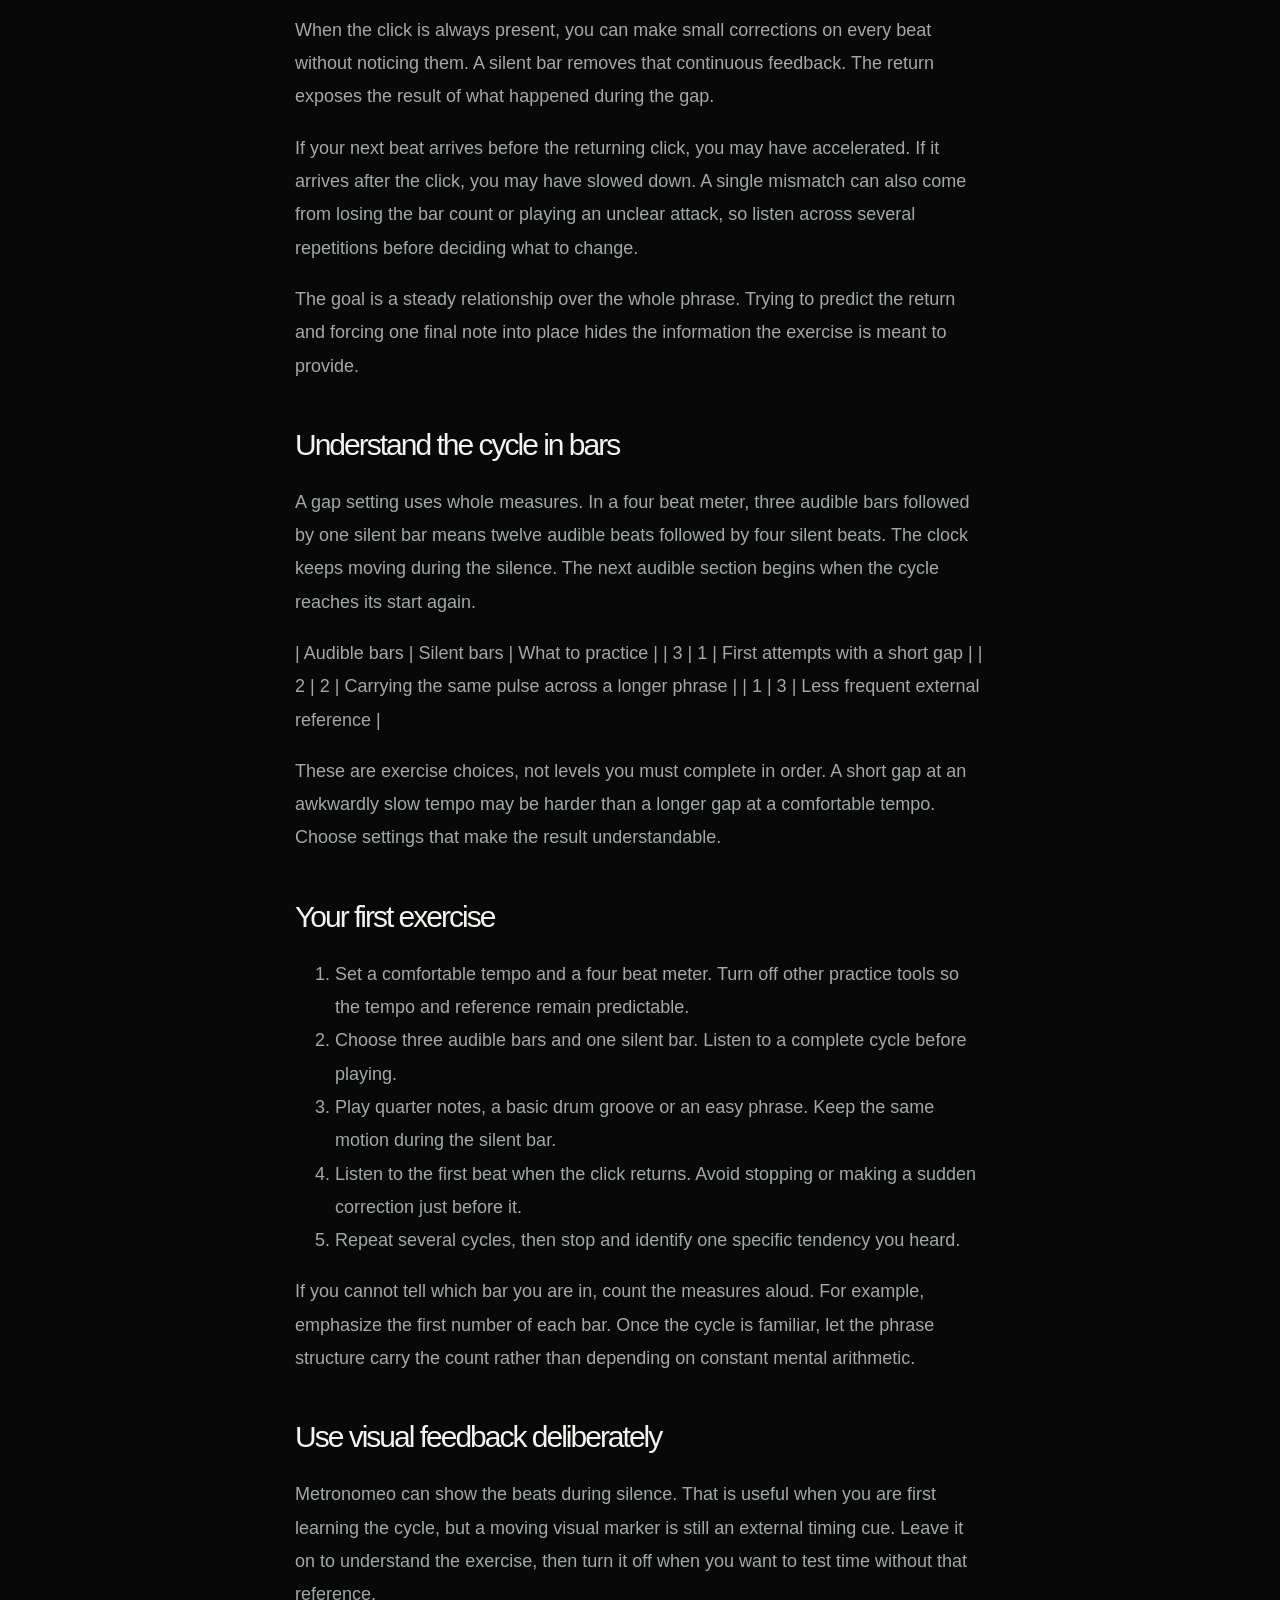
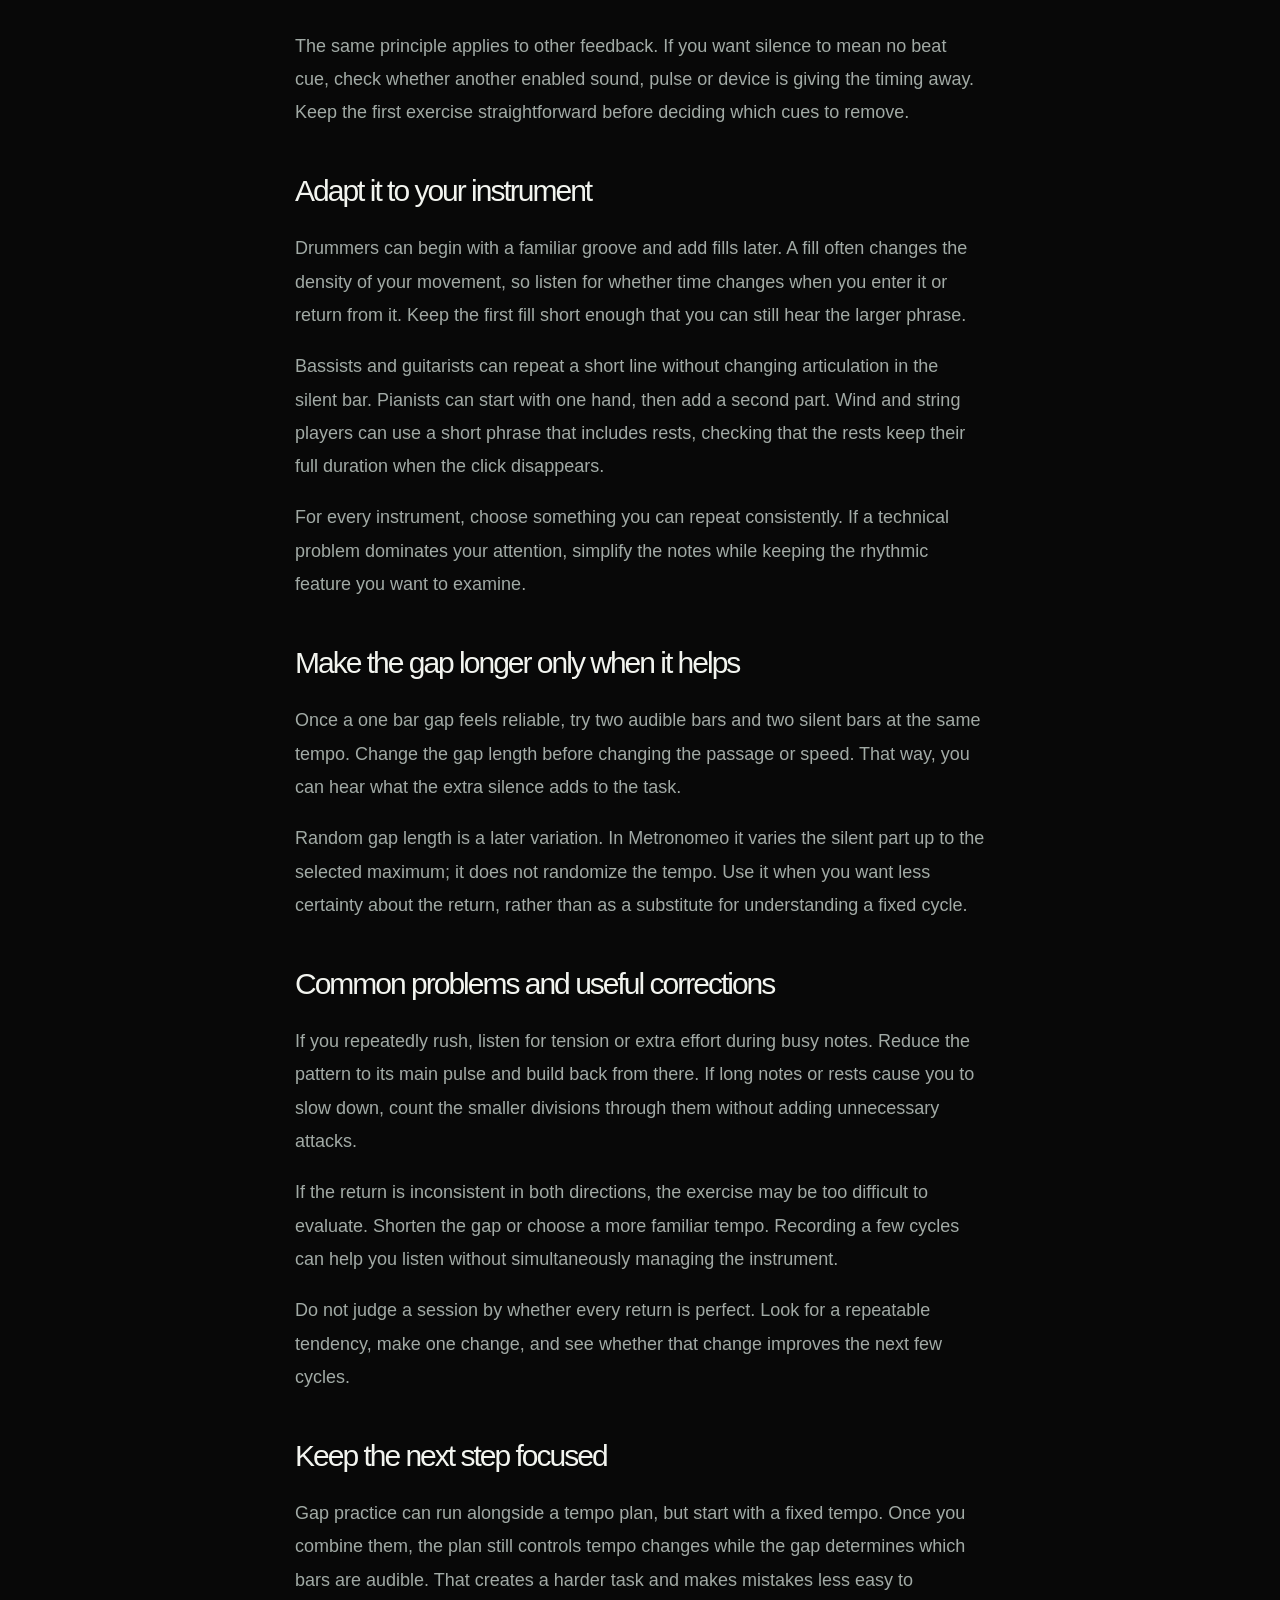
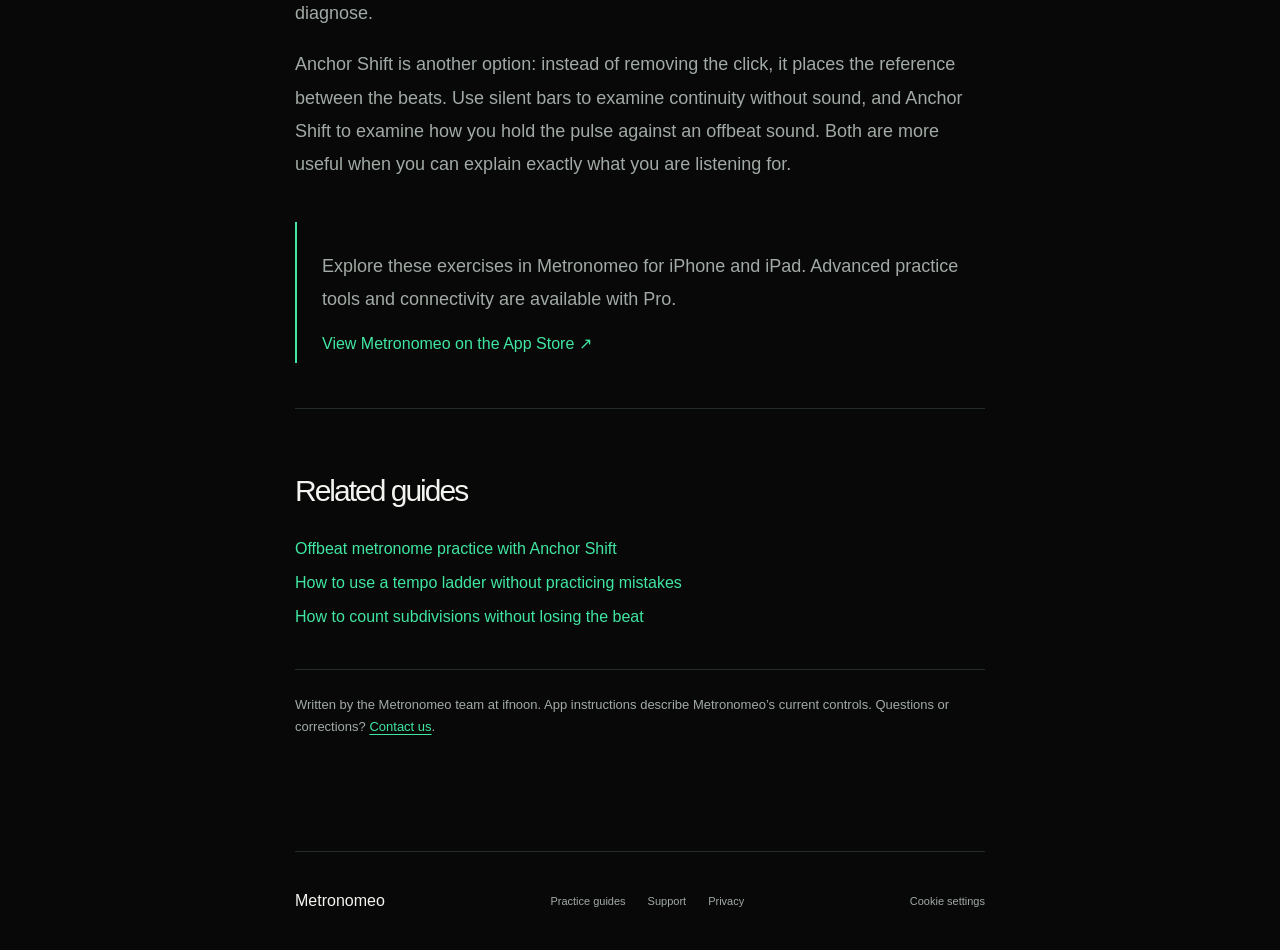
<file: guides/gap-practice.html>
<!doctype html><html lang="en"><head><meta charset="utf-8"><meta name="viewport" content="width=device-width,initial-scale=1"><title>Gap practice: build your internal clock with silent bars | Metronomeo</title><meta name="description" content="Use silent metronome bars to check your internal timing. Hear a gap exercise, learn to spot rushing and dragging, and progress without losing the pulse."><link rel="canonical" href="https://metronomeo.com/guides/gap-practice.html"><meta property="og:title" content="Gap practice: build your internal clock with silent bars | Metronomeo"><meta property="og:description" content="Use silent metronome bars to check your internal timing. Hear a gap exercise, learn to spot rushing and dragging, and progress without losing the pulse."><meta property="og:type" content="article"><meta property="og:url" content="https://metronomeo.com/guides/gap-practice.html"><meta property="og:site_name" content="Metronomeo"><link rel="icon" href="../assets/icon.png"><link rel="stylesheet" href="../landing.css"><script defer src="../analytics.js"></script><script type="application/ld+json">{"@context": "https://schema.org", "@graph": [{"@type": "Article", "headline": "Gap practice: build your internal clock with silent bars", "description": "Use silent metronome bars to check your internal timing. Hear a gap exercise, learn to spot rushing and dragging, and progress without losing the pulse.", "author": {"@type": "Organization", "name": "Metronomeo", "url": "https://metronomeo.com/"}, "publisher": {"@type": "Organization", "name": "ifnoon", "url": "https://metronomeo.com/"}, "datePublished": "2026-11-17", "dateModified": "2026-11-17", "mainEntityOfPage": "https://metronomeo.com/guides/gap-practice.html", "inLanguage": "en"}, {"@type": "BreadcrumbList", "itemListElement": [{"@type": "ListItem", "position": 1, "name": "Metronomeo", "item": "https://metronomeo.com/"}, {"@type": "ListItem", "position": 2, "name": "Practice guides", "item": "https://metronomeo.com/guides/"}, {"@type": "ListItem", "position": 3, "name": "Gap practice: build your internal clock with silent bars", "item": "https://metronomeo.com/guides/gap-practice.html"}]}]}</script></head><body><a class="skip" href="#main">Skip to content</a><main class="article wrap" id="main"><nav class="crumbs" aria-label="Breadcrumb"><a href="../">Metronomeo</a> / <a href="./">Practice guides</a></nav><h1>Gap practice: build your internal clock with silent bars</h1><p class="byline">By Metronomeo · <time datetime="2026-11-17">17 November 2026</time> · 5 min read</p><p class="summary">Gap practice alternates bars with an audible metronome and bars without it. You keep playing through the silence, then hear whether the returning click meets your pulse. It turns the metronome from a constant guide into a reference you periodically check.</p><nav class="toc" aria-label="On this page"><p>In this guide</p><a href="#hear-it">Hear the relationship</a><a href="#what-the-silence-tells-you">What the silence tells you</a><a href="#understand-the-cycle-in-bars">Understand the cycle in bars</a><a href="#your-first-exercise">Your first exercise</a><a href="#use-visual-feedback-deliberately">Use visual feedback deliberately</a><a href="#adapt-it-to-your-instrument">Adapt it to your instrument</a><a href="#make-the-gap-longer-only-when-it-helps">Make the gap longer only when it helps</a><a href="#common-problems-and-useful-corrections">Common problems and useful corrections</a><a href="#keep-the-next-step-focused">Keep the next step focused</a></nav><section class="timing-example" aria-labelledby="hear-it"><h2 id="hear-it">Hear the relationship</h2><div class="pulse-row green"><span class="pulse-name">Three bars</span><div class="pulse-grid" style="--cells:3"><span class="pulse-cell hit">Sound</span><span class="pulse-cell rest">Silence</span><span class="pulse-cell hit">Return</span></div></div><div class="audio-example"><h3>One audible bar, one silent bar, then the return</h3><audio controls preload="none" aria-label="One audible bar, one silent bar, then the return"><source src="../assets/audio/silent-bar.mp3" type="audio/mpeg"><a href="../assets/audio/silent-bar.mp3">Download this audio example</a></audio><p>At 60 BPM, hear four beats, keep four beats yourself during silence, then check your pulse against four returning beats. Each bar still lasts four seconds.</p></div><p class="example-note">Original timing illustrations made for this guide. These are synthesized clicks, not app recordings. Audio plays only when you press Play.</p></section>
<p>Begin with music you already know. The exercise should reveal timekeeping, not combine an unfamiliar passage, a difficult fingering and a missing click into one problem. A repeated note, simple groove or short phrase gives you a clear place to start.</p>
<h2 id="what-the-silence-tells-you">What the silence tells you</h2>
<p>When the click is always present, you can make small corrections on every beat without noticing them. A silent bar removes that continuous feedback. The return exposes the result of what happened during the gap.</p>
<p>If your next beat arrives before the returning click, you may have accelerated. If it arrives after the click, you may have slowed down. A single mismatch can also come from losing the bar count or playing an unclear attack, so listen across several repetitions before deciding what to change.</p>
<p>The goal is a steady relationship over the whole phrase. Trying to predict the return and forcing one final note into place hides the information the exercise is meant to provide.</p>
<h2 id="understand-the-cycle-in-bars">Understand the cycle in bars</h2>
<p>A gap setting uses whole measures. In a four beat meter, three audible bars followed by one silent bar means twelve audible beats followed by four silent beats. The clock keeps moving during the silence. The next audible section begins when the cycle reaches its start again.</p>
<p>| Audible bars | Silent bars | What to practice |
| 3 | 1 | First attempts with a short gap |
| 2 | 2 | Carrying the same pulse across a longer phrase |
| 1 | 3 | Less frequent external reference |</p>
<p>These are exercise choices, not levels you must complete in order. A short gap at an awkwardly slow tempo may be harder than a longer gap at a comfortable tempo. Choose settings that make the result understandable.</p>
<h2 id="your-first-exercise">Your first exercise</h2>
<ol>
<li>Set a comfortable tempo and a four beat meter. Turn off other practice tools so the tempo and reference remain predictable.</li>
<li>Choose three audible bars and one silent bar. Listen to a complete cycle before playing.</li>
<li>Play quarter notes, a basic drum groove or an easy phrase. Keep the same motion during the silent bar.</li>
<li>Listen to the first beat when the click returns. Avoid stopping or making a sudden correction just before it.</li>
<li>Repeat several cycles, then stop and identify one specific tendency you heard.</li>
</ol>
<p>If you cannot tell which bar you are in, count the measures aloud. For example, emphasize the first number of each bar. Once the cycle is familiar, let the phrase structure carry the count rather than depending on constant mental arithmetic.</p>
<h2 id="use-visual-feedback-deliberately">Use visual feedback deliberately</h2>
<p>Metronomeo can show the beats during silence. That is useful when you are first learning the cycle, but a moving visual marker is still an external timing cue. Leave it on to understand the exercise, then turn it off when you want to test time without that reference.</p>
<p>The same principle applies to other feedback. If you want silence to mean no beat cue, check whether another enabled sound, pulse or device is giving the timing away. Keep the first exercise straightforward before deciding which cues to remove.</p>
<h2 id="adapt-it-to-your-instrument">Adapt it to your instrument</h2>
<p>Drummers can begin with a familiar groove and add fills later. A fill often changes the density of your movement, so listen for whether time changes when you enter it or return from it. Keep the first fill short enough that you can still hear the larger phrase.</p>
<p>Bassists and guitarists can repeat a short line without changing articulation in the silent bar. Pianists can start with one hand, then add a second part. Wind and string players can use a short phrase that includes rests, checking that the rests keep their full duration when the click disappears.</p>
<p>For every instrument, choose something you can repeat consistently. If a technical problem dominates your attention, simplify the notes while keeping the rhythmic feature you want to examine.</p>
<h2 id="make-the-gap-longer-only-when-it-helps">Make the gap longer only when it helps</h2>
<p>Once a one bar gap feels reliable, try two audible bars and two silent bars at the same tempo. Change the gap length before changing the passage or speed. That way, you can hear what the extra silence adds to the task.</p>
<p>Random gap length is a later variation. In Metronomeo it varies the silent part up to the selected maximum; it does not randomize the tempo. Use it when you want less certainty about the return, rather than as a substitute for understanding a fixed cycle.</p>
<h2 id="common-problems-and-useful-corrections">Common problems and useful corrections</h2>
<p>If you repeatedly rush, listen for tension or extra effort during busy notes. Reduce the pattern to its main pulse and build back from there. If long notes or rests cause you to slow down, count the smaller divisions through them without adding unnecessary attacks.</p>
<p>If the return is inconsistent in both directions, the exercise may be too difficult to evaluate. Shorten the gap or choose a more familiar tempo. Recording a few cycles can help you listen without simultaneously managing the instrument.</p>
<p>Do not judge a session by whether every return is perfect. Look for a repeatable tendency, make one change, and see whether that change improves the next few cycles.</p>
<h2 id="keep-the-next-step-focused">Keep the next step focused</h2>
<p>Gap practice can run alongside a tempo plan, but start with a fixed tempo. Once you combine them, the plan still controls tempo changes while the gap determines which bars are audible. That creates a harder task and makes mistakes less easy to diagnose.</p>
<p>Anchor Shift is another option: instead of removing the click, it places the reference between the beats. Use silent bars to examine continuity without sound, and Anchor Shift to examine how you hold the pulse against an offbeat sound. Both are more useful when you can explain exactly what you are listening for.</p><aside><p>Explore these exercises in Metronomeo for iPhone and iPad. Advanced practice tools and connectivity are available with Pro.</p><a href="https://apps.apple.com/app/metronomeo/id6814776671">View Metronomeo on the App Store ↗</a></aside><nav class="related" aria-label="Related guides"><h2>Related guides</h2><a href="anchor-shift.html">Offbeat metronome practice with Anchor Shift</a><a href="tempo-ladder.html">How to use a tempo ladder without practicing mistakes</a><a href="count-subdivisions.html">How to count subdivisions without losing the beat</a></nav><p class="guide-credit">Written by the Metronomeo team at ifnoon. App instructions describe Metronomeo’s current controls. Questions or corrections? <a href="mailto:support@ifnoon.com">Contact us</a>.</p></main><footer class="wrap guide-footer"><a href="../">Metronomeo</a><div><a href="./">Practice guides</a><a href="../support.html">Support</a><a href="../privacy.html">Privacy</a></div></footer></body></html>
</file>
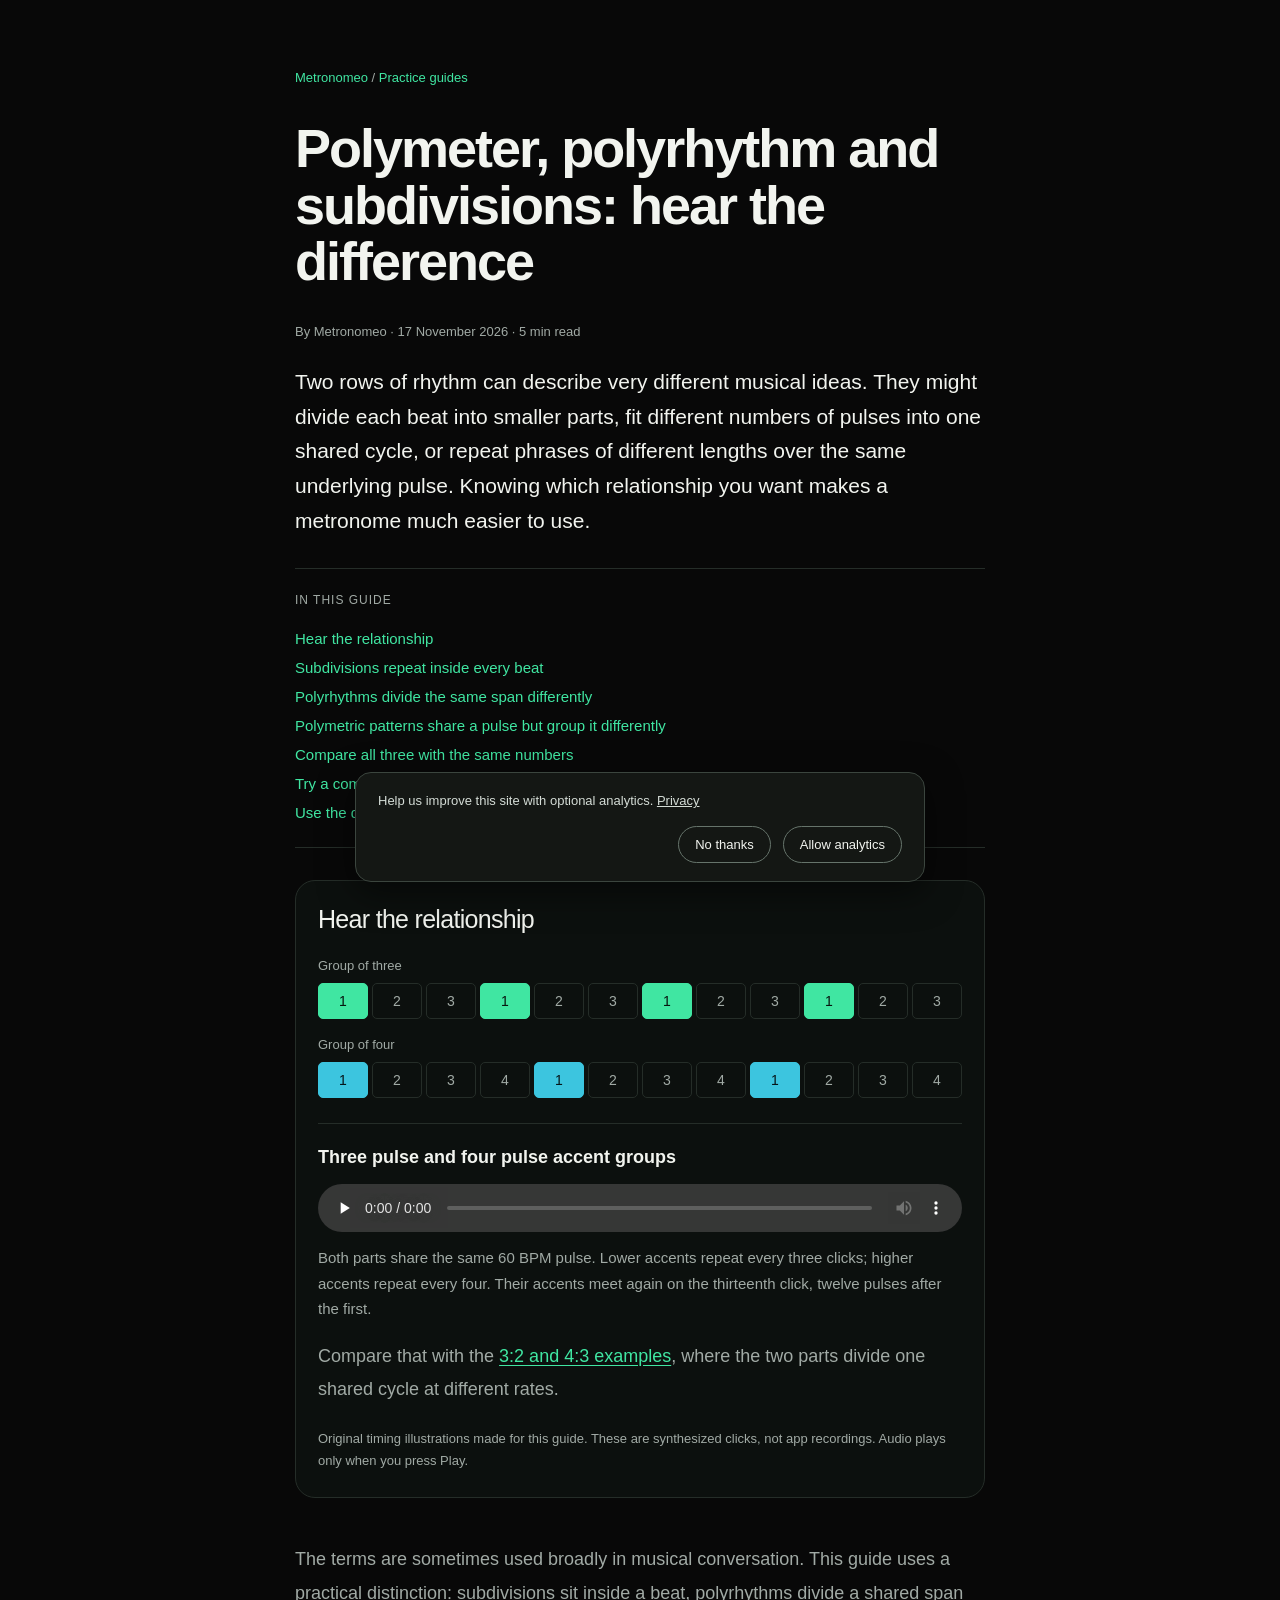
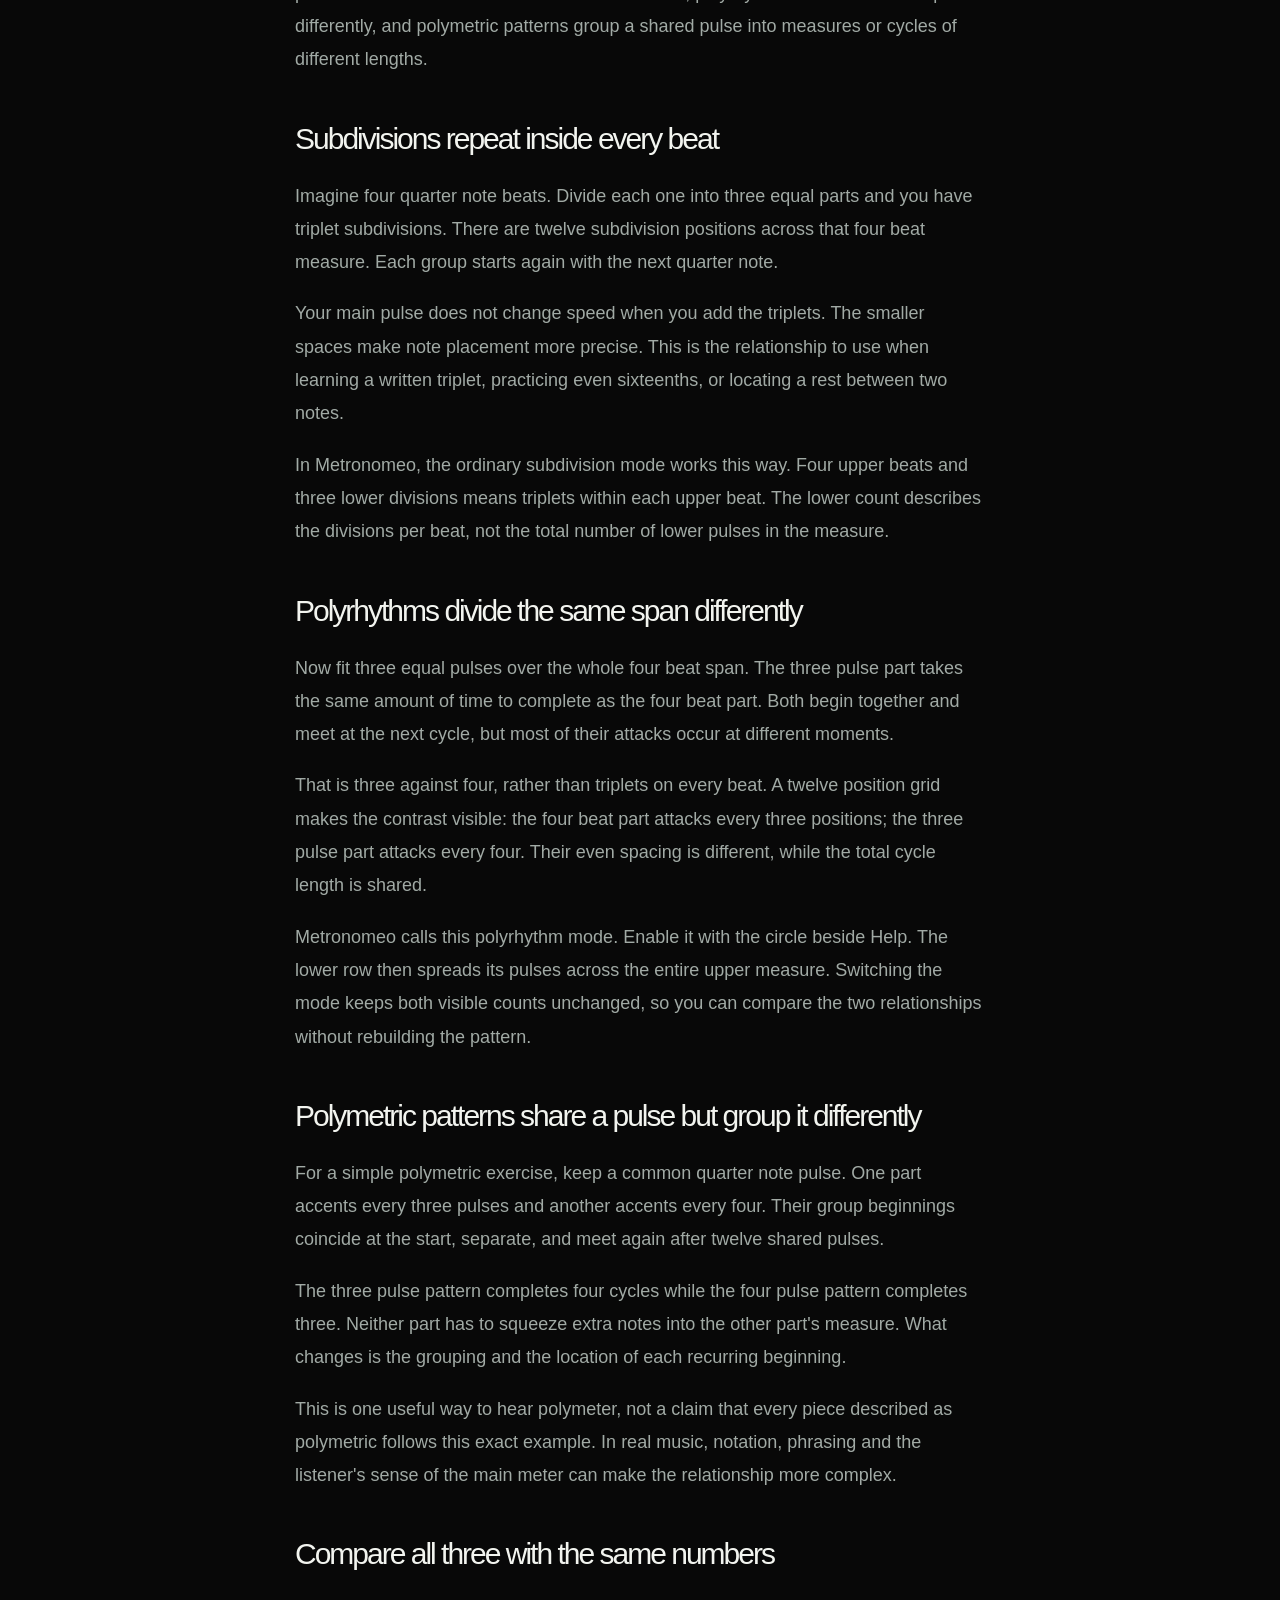
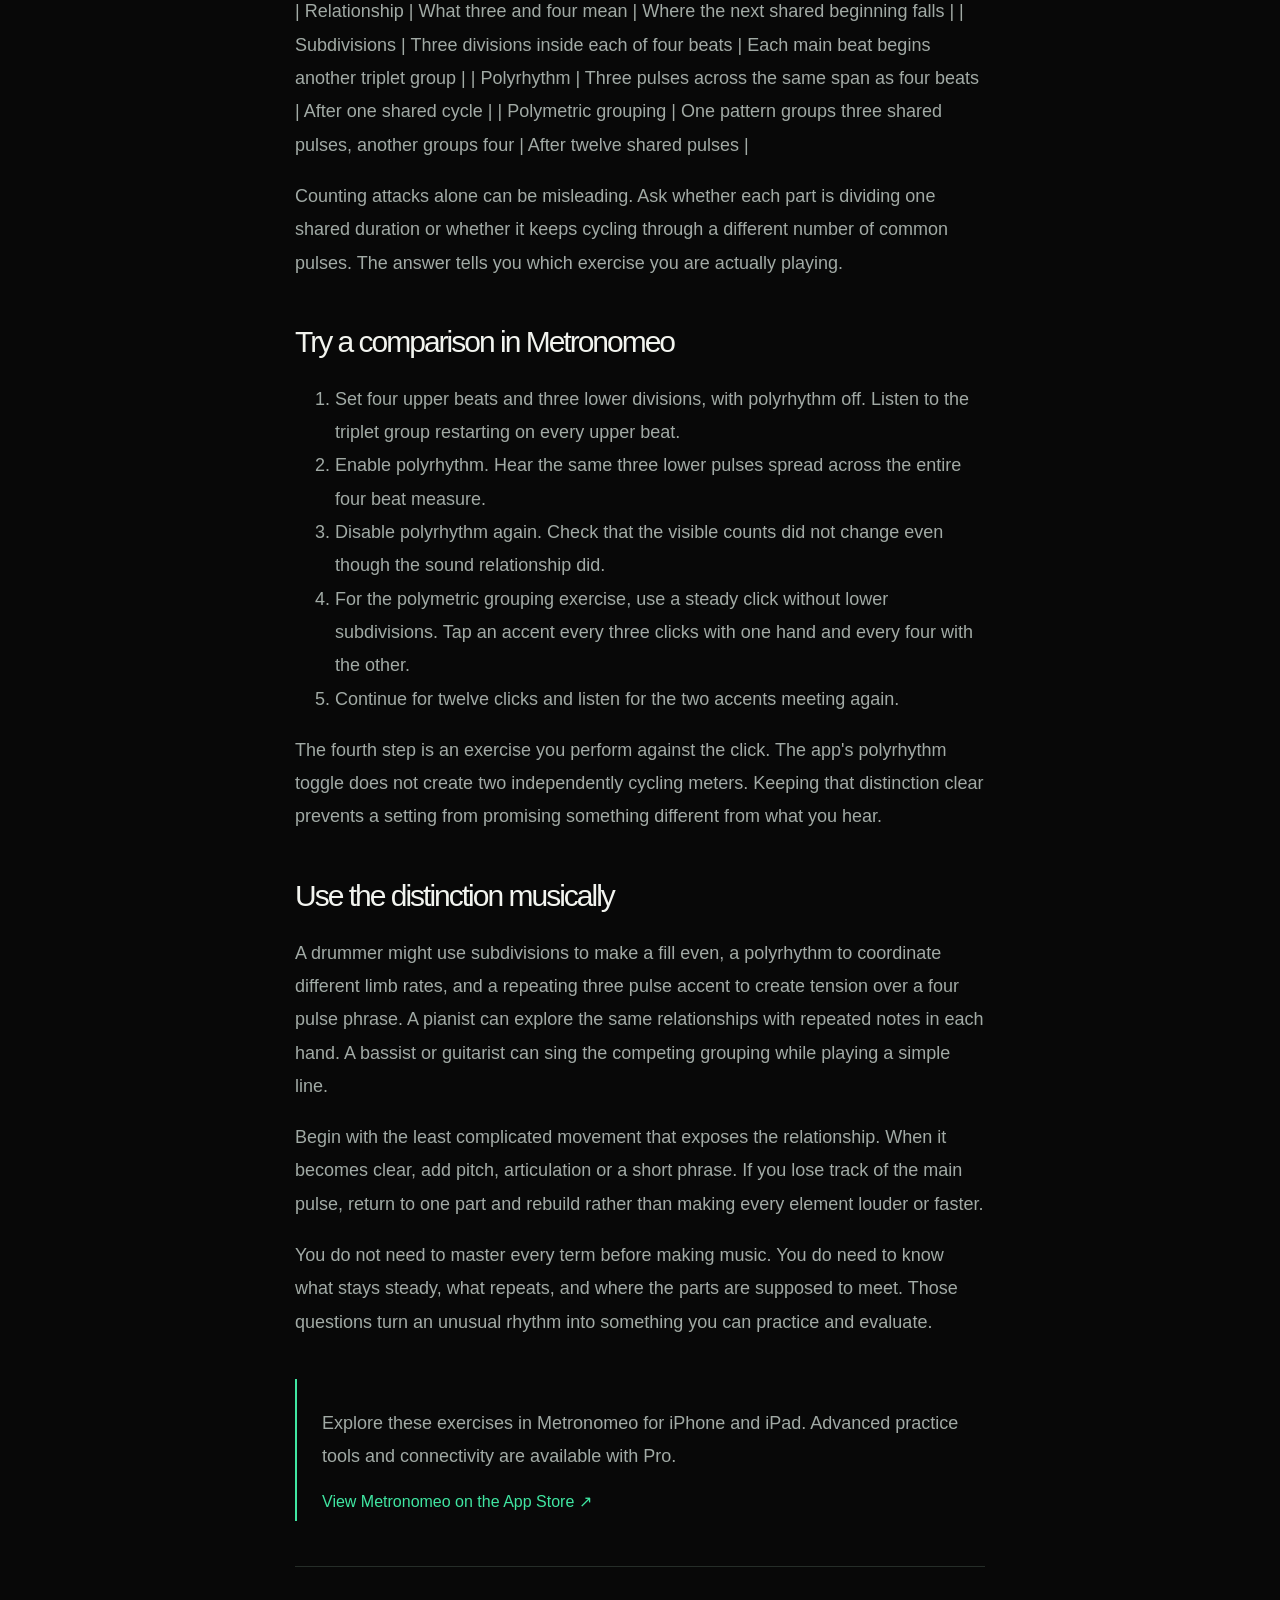
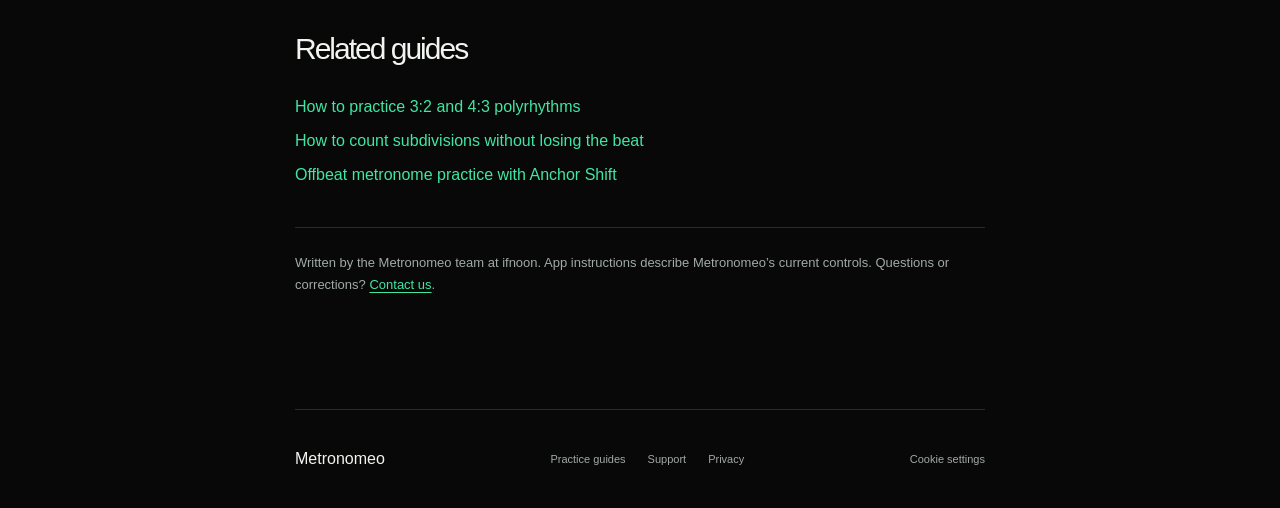
<file: guides/polymeter-vs-polyrhythm.html>
<!doctype html><html lang="en"><head><meta charset="utf-8"><meta name="viewport" content="width=device-width,initial-scale=1"><title>Polymeter, polyrhythm and subdivisions: hear the difference | Metronomeo</title><meta name="description" content="Hear the difference between subdivisions, polyrhythms and polymetric groupings. Compare three against four with triplets and repeating accent patterns."><link rel="canonical" href="https://metronomeo.com/guides/polymeter-vs-polyrhythm.html"><meta property="og:title" content="Polymeter, polyrhythm and subdivisions: hear the difference | Metronomeo"><meta property="og:description" content="Hear the difference between subdivisions, polyrhythms and polymetric groupings. Compare three against four with triplets and repeating accent patterns."><meta property="og:type" content="article"><meta property="og:url" content="https://metronomeo.com/guides/polymeter-vs-polyrhythm.html"><meta property="og:site_name" content="Metronomeo"><link rel="icon" href="../assets/icon.png"><link rel="stylesheet" href="../landing.css"><script defer src="../analytics.js"></script><script type="application/ld+json">{"@context": "https://schema.org", "@graph": [{"@type": "Article", "headline": "Polymeter, polyrhythm and subdivisions: hear the difference", "description": "Hear the difference between subdivisions, polyrhythms and polymetric groupings. Compare three against four with triplets and repeating accent patterns.", "author": {"@type": "Organization", "name": "Metronomeo", "url": "https://metronomeo.com/"}, "publisher": {"@type": "Organization", "name": "ifnoon", "url": "https://metronomeo.com/"}, "datePublished": "2026-11-17", "dateModified": "2026-11-17", "mainEntityOfPage": "https://metronomeo.com/guides/polymeter-vs-polyrhythm.html", "inLanguage": "en"}, {"@type": "BreadcrumbList", "itemListElement": [{"@type": "ListItem", "position": 1, "name": "Metronomeo", "item": "https://metronomeo.com/"}, {"@type": "ListItem", "position": 2, "name": "Practice guides", "item": "https://metronomeo.com/guides/"}, {"@type": "ListItem", "position": 3, "name": "Polymeter, polyrhythm and subdivisions: hear the difference", "item": "https://metronomeo.com/guides/polymeter-vs-polyrhythm.html"}]}]}</script></head><body><a class="skip" href="#main">Skip to content</a><main class="article wrap" id="main"><nav class="crumbs" aria-label="Breadcrumb"><a href="../">Metronomeo</a> / <a href="./">Practice guides</a></nav><h1>Polymeter, polyrhythm and subdivisions: hear the difference</h1><p class="byline">By Metronomeo · <time datetime="2026-11-17">17 November 2026</time> · 5 min read</p><p class="summary">Two rows of rhythm can describe very different musical ideas. They might divide each beat into smaller parts, fit different numbers of pulses into one shared cycle, or repeat phrases of different lengths over the same underlying pulse. Knowing which relationship you want makes a metronome much easier to use.</p><nav class="toc" aria-label="On this page"><p>In this guide</p><a href="#hear-it">Hear the relationship</a><a href="#subdivisions-repeat-inside-every-beat">Subdivisions repeat inside every beat</a><a href="#polyrhythms-divide-the-same-span-differently">Polyrhythms divide the same span differently</a><a href="#polymetric-patterns-share-a-pulse-but-group-it-differently">Polymetric patterns share a pulse but group it differently</a><a href="#compare-all-three-with-the-same-numbers">Compare all three with the same numbers</a><a href="#try-a-comparison-in-metronomeo">Try a comparison in Metronomeo</a><a href="#use-the-distinction-musically">Use the distinction musically</a></nav><section class="timing-example" aria-labelledby="hear-it"><h2 id="hear-it">Hear the relationship</h2><div class="pulse-row green"><span class="pulse-name">Group of three</span><div class="pulse-grid" style="--cells:12"><span class="pulse-cell hit">1</span><span class="pulse-cell rest">2</span><span class="pulse-cell rest">3</span><span class="pulse-cell hit">1</span><span class="pulse-cell rest">2</span><span class="pulse-cell rest">3</span><span class="pulse-cell hit">1</span><span class="pulse-cell rest">2</span><span class="pulse-cell rest">3</span><span class="pulse-cell hit">1</span><span class="pulse-cell rest">2</span><span class="pulse-cell rest">3</span></div></div><div class="pulse-row blue"><span class="pulse-name">Group of four</span><div class="pulse-grid" style="--cells:12"><span class="pulse-cell hit">1</span><span class="pulse-cell rest">2</span><span class="pulse-cell rest">3</span><span class="pulse-cell rest">4</span><span class="pulse-cell hit">1</span><span class="pulse-cell rest">2</span><span class="pulse-cell rest">3</span><span class="pulse-cell rest">4</span><span class="pulse-cell hit">1</span><span class="pulse-cell rest">2</span><span class="pulse-cell rest">3</span><span class="pulse-cell rest">4</span></div></div><div class="audio-example"><h3>Three pulse and four pulse accent groups</h3><audio controls preload="none" aria-label="Three pulse and four pulse accent groups"><source src="../assets/audio/grouping-3-4.mp3" type="audio/mpeg"><a href="../assets/audio/grouping-3-4.mp3">Download this audio example</a></audio><p>Both parts share the same 60 BPM pulse. Lower accents repeat every three clicks; higher accents repeat every four. Their accents meet again on the thirteenth click, twelve pulses after the first.</p></div><p>Compare that with the <a href="polyrhythm-practice.html">3:2 and 4:3 examples</a>, where the two parts divide one shared cycle at different rates.</p><p class="example-note">Original timing illustrations made for this guide. These are synthesized clicks, not app recordings. Audio plays only when you press Play.</p></section>
<p>The terms are sometimes used broadly in musical conversation. This guide uses a practical distinction: subdivisions sit inside a beat, polyrhythms divide a shared span differently, and polymetric patterns group a shared pulse into measures or cycles of different lengths.</p>
<h2 id="subdivisions-repeat-inside-every-beat">Subdivisions repeat inside every beat</h2>
<p>Imagine four quarter note beats. Divide each one into three equal parts and you have triplet subdivisions. There are twelve subdivision positions across that four beat measure. Each group starts again with the next quarter note.</p>
<p>Your main pulse does not change speed when you add the triplets. The smaller spaces make note placement more precise. This is the relationship to use when learning a written triplet, practicing even sixteenths, or locating a rest between two notes.</p>
<p>In Metronomeo, the ordinary subdivision mode works this way. Four upper beats and three lower divisions means triplets within each upper beat. The lower count describes the divisions per beat, not the total number of lower pulses in the measure.</p>
<h2 id="polyrhythms-divide-the-same-span-differently">Polyrhythms divide the same span differently</h2>
<p>Now fit three equal pulses over the whole four beat span. The three pulse part takes the same amount of time to complete as the four beat part. Both begin together and meet at the next cycle, but most of their attacks occur at different moments.</p>
<p>That is three against four, rather than triplets on every beat. A twelve position grid makes the contrast visible: the four beat part attacks every three positions; the three pulse part attacks every four. Their even spacing is different, while the total cycle length is shared.</p>
<p>Metronomeo calls this polyrhythm mode. Enable it with the circle beside Help. The lower row then spreads its pulses across the entire upper measure. Switching the mode keeps both visible counts unchanged, so you can compare the two relationships without rebuilding the pattern.</p>
<h2 id="polymetric-patterns-share-a-pulse-but-group-it-differently">Polymetric patterns share a pulse but group it differently</h2>
<p>For a simple polymetric exercise, keep a common quarter note pulse. One part accents every three pulses and another accents every four. Their group beginnings coincide at the start, separate, and meet again after twelve shared pulses.</p>
<p>The three pulse pattern completes four cycles while the four pulse pattern completes three. Neither part has to squeeze extra notes into the other part's measure. What changes is the grouping and the location of each recurring beginning.</p>
<p>This is one useful way to hear polymeter, not a claim that every piece described as polymetric follows this exact example. In real music, notation, phrasing and the listener's sense of the main meter can make the relationship more complex.</p>
<h2 id="compare-all-three-with-the-same-numbers">Compare all three with the same numbers</h2>
<p>| Relationship | What three and four mean | Where the next shared beginning falls |
| Subdivisions | Three divisions inside each of four beats | Each main beat begins another triplet group |
| Polyrhythm | Three pulses across the same span as four beats | After one shared cycle |
| Polymetric grouping | One pattern groups three shared pulses, another groups four | After twelve shared pulses |</p>
<p>Counting attacks alone can be misleading. Ask whether each part is dividing one shared duration or whether it keeps cycling through a different number of common pulses. The answer tells you which exercise you are actually playing.</p>
<h2 id="try-a-comparison-in-metronomeo">Try a comparison in Metronomeo</h2>
<ol>
<li>Set four upper beats and three lower divisions, with polyrhythm off. Listen to the triplet group restarting on every upper beat.</li>
<li>Enable polyrhythm. Hear the same three lower pulses spread across the entire four beat measure.</li>
<li>Disable polyrhythm again. Check that the visible counts did not change even though the sound relationship did.</li>
<li>For the polymetric grouping exercise, use a steady click without lower subdivisions. Tap an accent every three clicks with one hand and every four with the other.</li>
<li>Continue for twelve clicks and listen for the two accents meeting again.</li>
</ol>
<p>The fourth step is an exercise you perform against the click. The app's polyrhythm toggle does not create two independently cycling meters. Keeping that distinction clear prevents a setting from promising something different from what you hear.</p>
<h2 id="use-the-distinction-musically">Use the distinction musically</h2>
<p>A drummer might use subdivisions to make a fill even, a polyrhythm to coordinate different limb rates, and a repeating three pulse accent to create tension over a four pulse phrase. A pianist can explore the same relationships with repeated notes in each hand. A bassist or guitarist can sing the competing grouping while playing a simple line.</p>
<p>Begin with the least complicated movement that exposes the relationship. When it becomes clear, add pitch, articulation or a short phrase. If you lose track of the main pulse, return to one part and rebuild rather than making every element louder or faster.</p>
<p>You do not need to master every term before making music. You do need to know what stays steady, what repeats, and where the parts are supposed to meet. Those questions turn an unusual rhythm into something you can practice and evaluate.</p><aside><p>Explore these exercises in Metronomeo for iPhone and iPad. Advanced practice tools and connectivity are available with Pro.</p><a href="https://apps.apple.com/app/metronomeo/id6814776671">View Metronomeo on the App Store ↗</a></aside><nav class="related" aria-label="Related guides"><h2>Related guides</h2><a href="polyrhythm-practice.html">How to practice 3:2 and 4:3 polyrhythms</a><a href="count-subdivisions.html">How to count subdivisions without losing the beat</a><a href="anchor-shift.html">Offbeat metronome practice with Anchor Shift</a></nav><p class="guide-credit">Written by the Metronomeo team at ifnoon. App instructions describe Metronomeo’s current controls. Questions or corrections? <a href="mailto:support@ifnoon.com">Contact us</a>.</p></main><footer class="wrap guide-footer"><a href="../">Metronomeo</a><div><a href="./">Practice guides</a><a href="../support.html">Support</a><a href="../privacy.html">Privacy</a></div></footer></body></html>
</file>
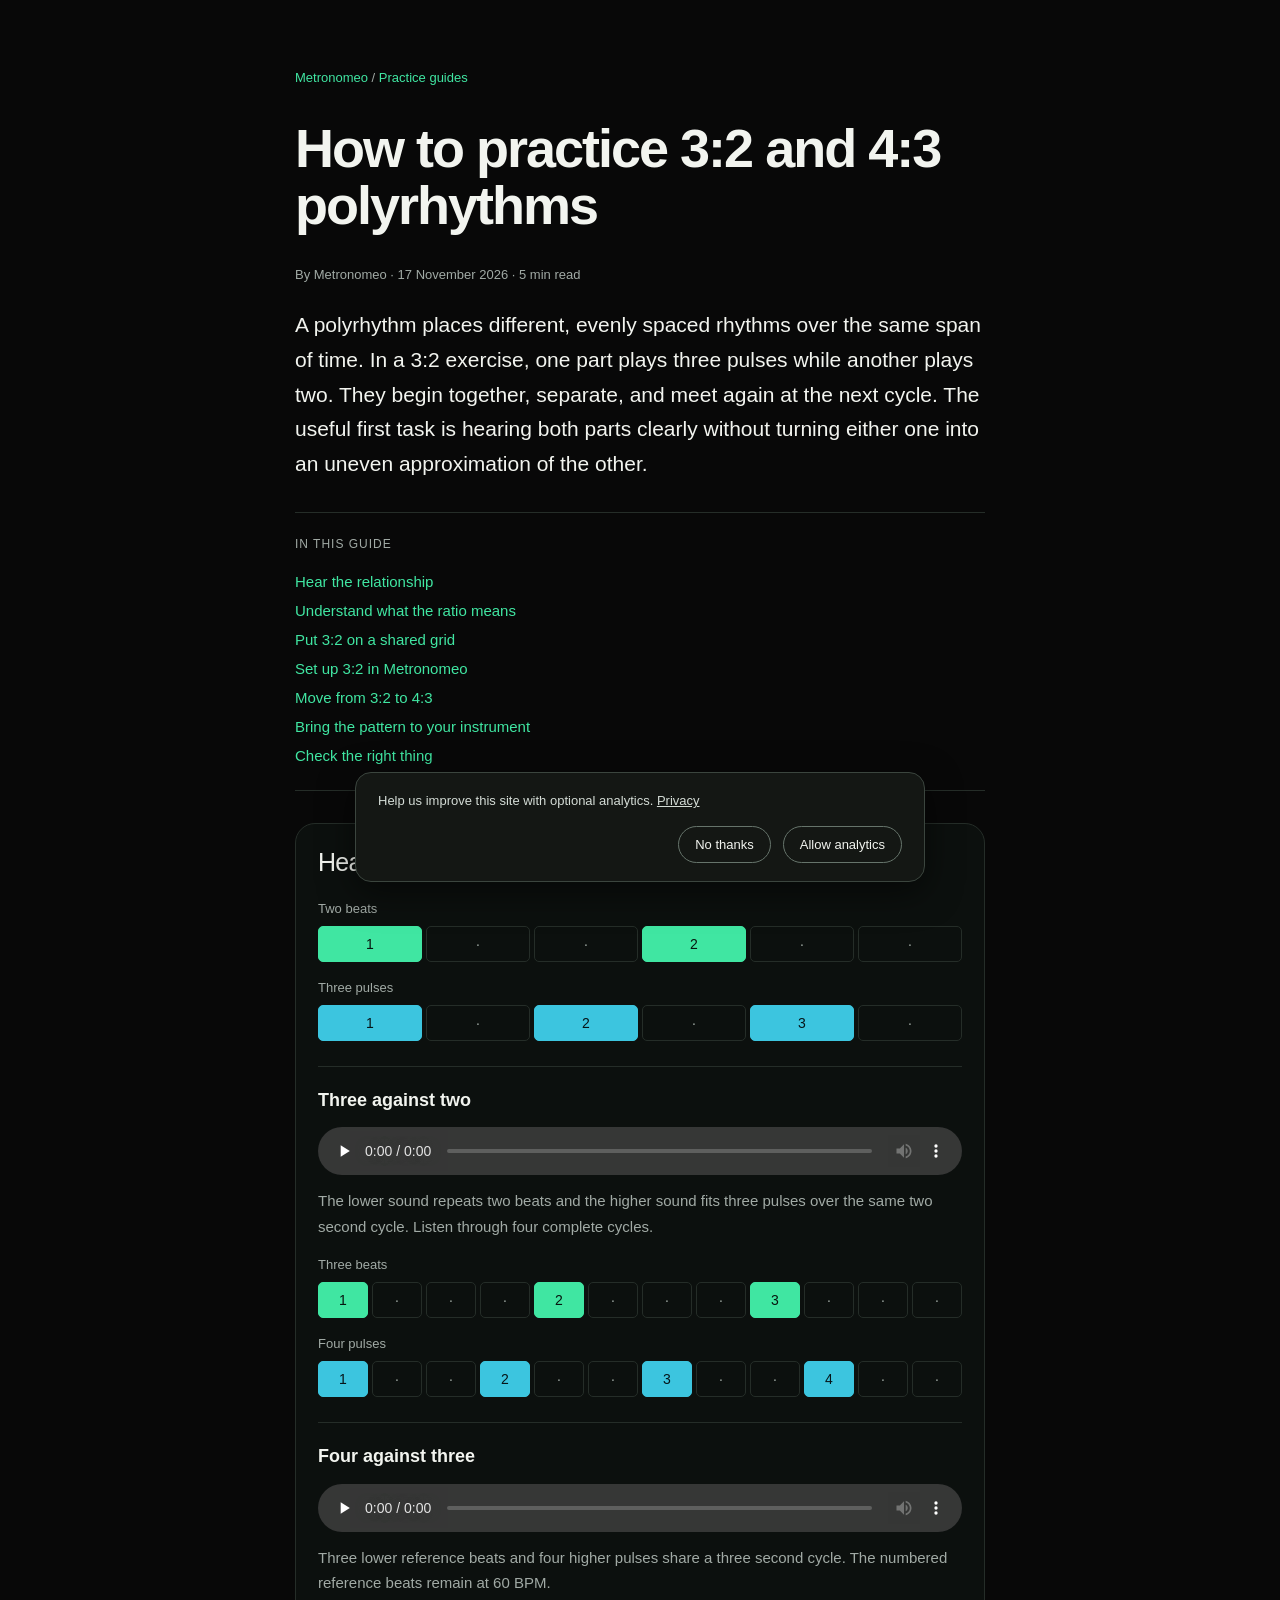
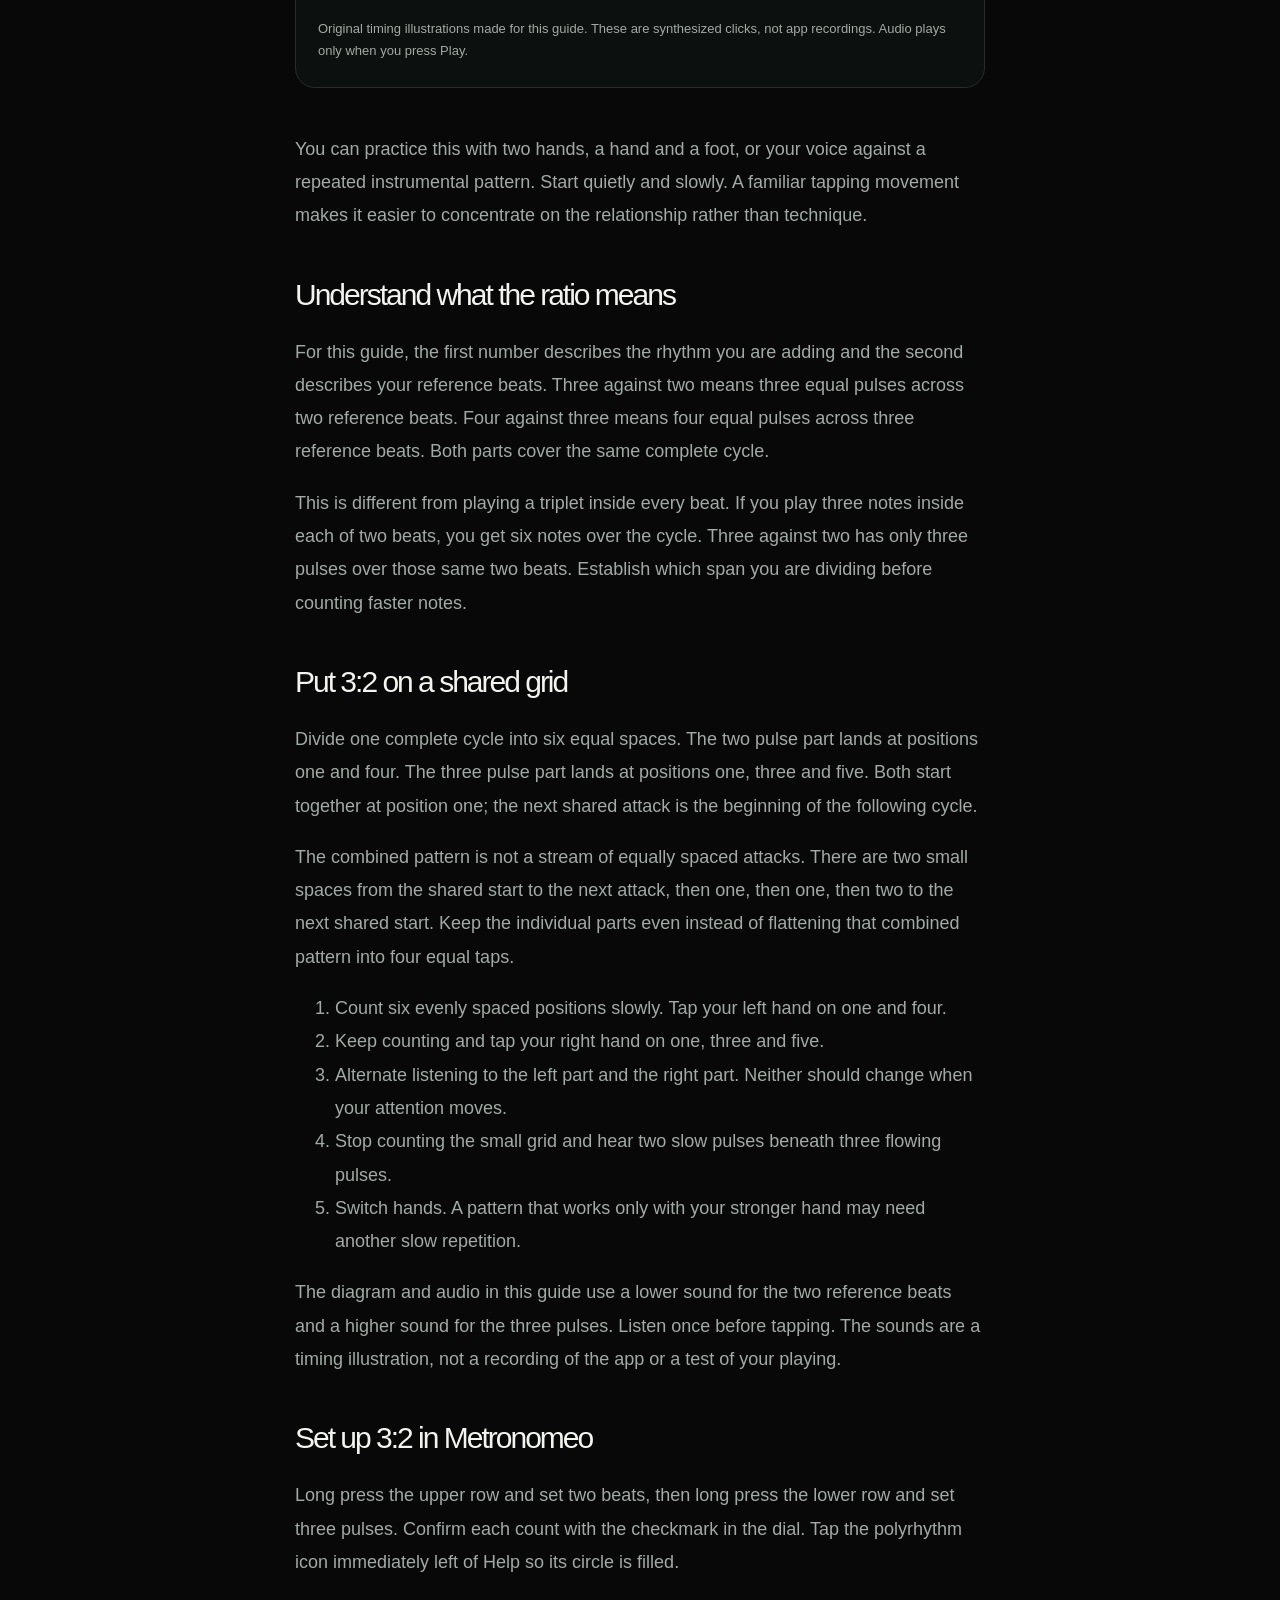
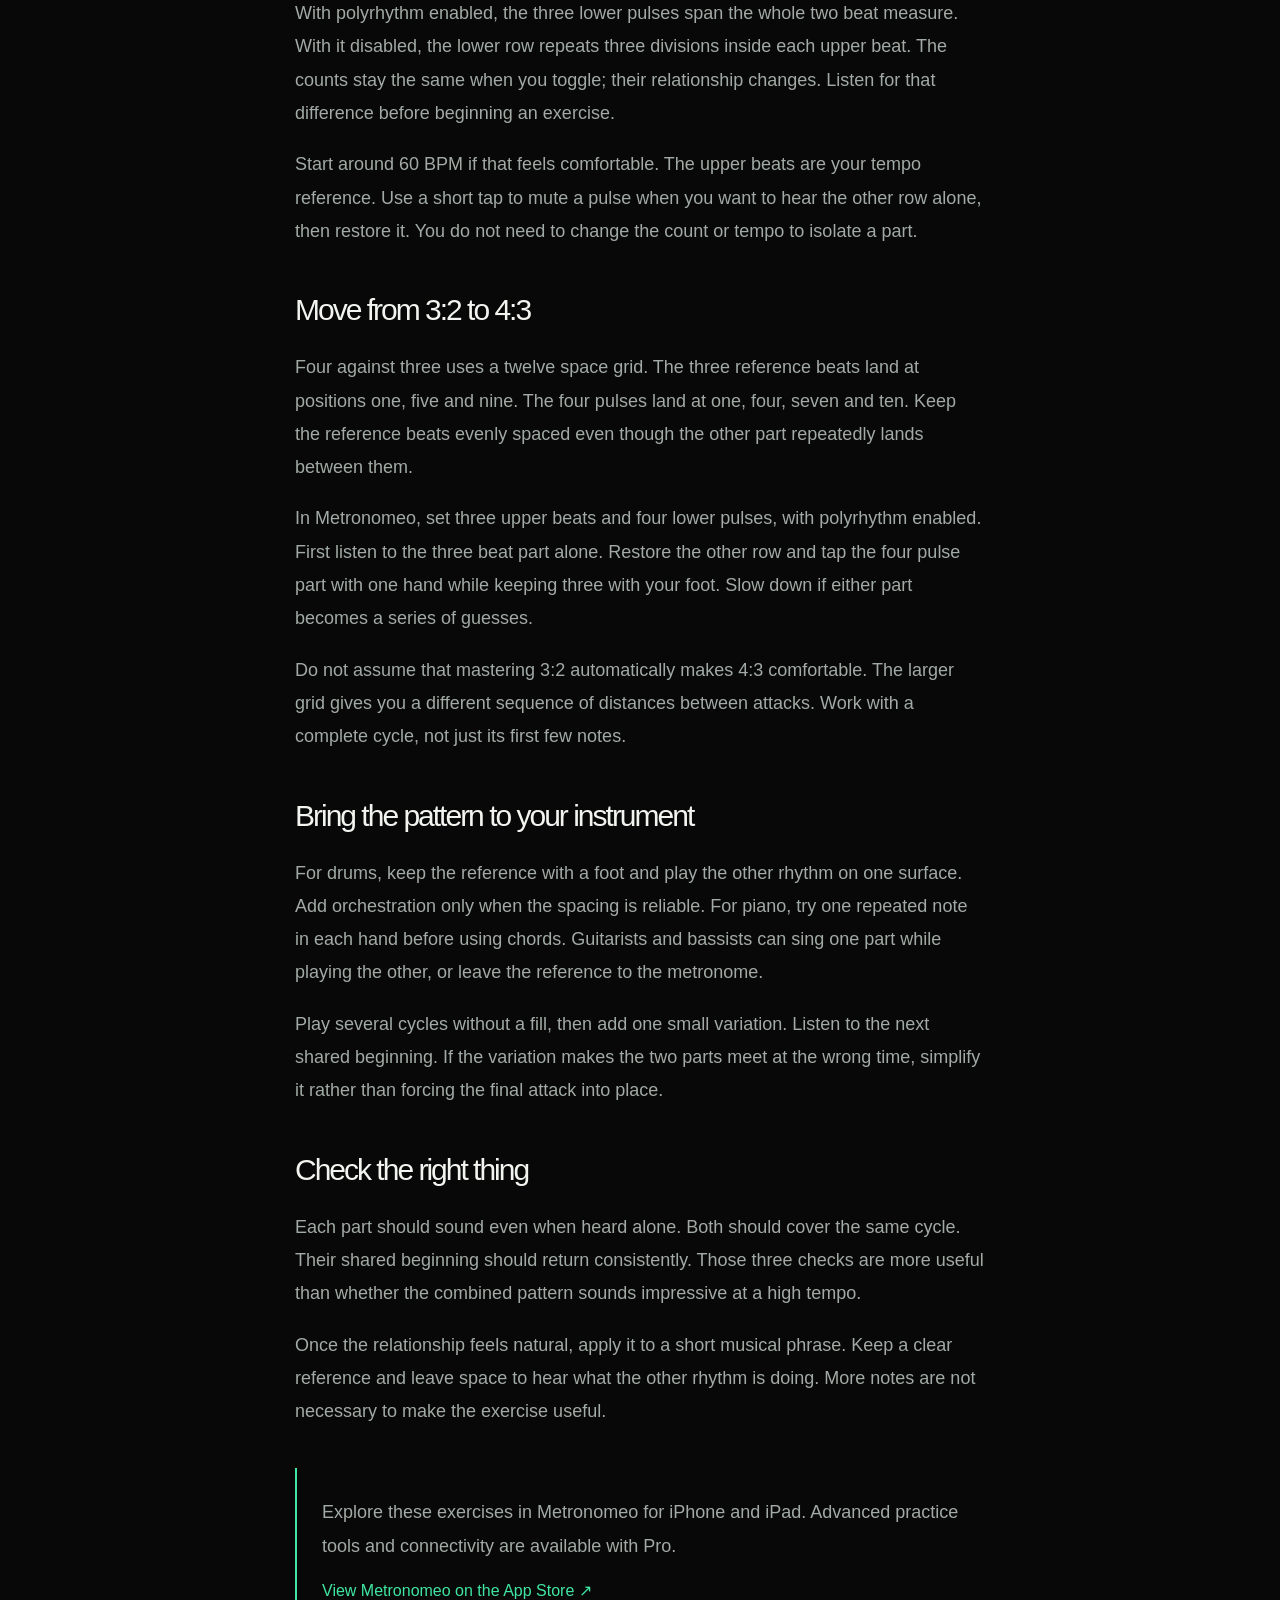
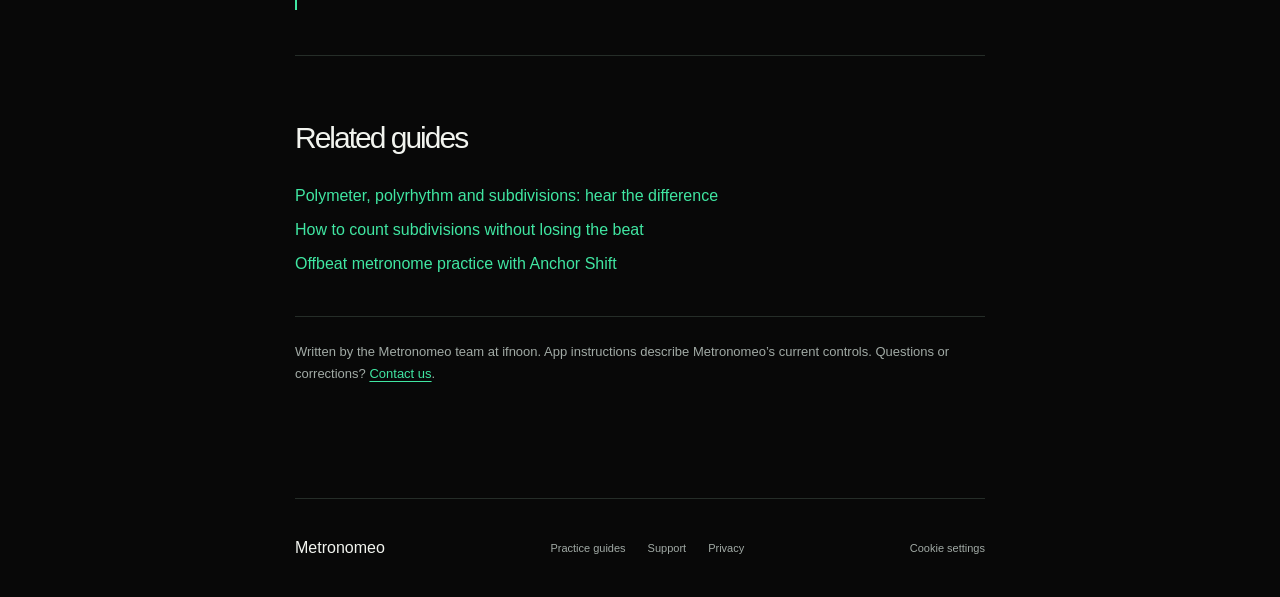
<file: guides/polyrhythm-practice.html>
<!doctype html><html lang="en"><head><meta charset="utf-8"><meta name="viewport" content="width=device-width,initial-scale=1"><title>How to practice 3:2 and 4:3 polyrhythms | Metronomeo</title><meta name="description" content="Learn 3:2 and 4:3 polyrhythms with shared pulse diagrams, audio examples and step by step metronome exercises for hands, feet and instruments."><link rel="canonical" href="https://metronomeo.com/guides/polyrhythm-practice.html"><meta property="og:title" content="How to practice 3:2 and 4:3 polyrhythms | Metronomeo"><meta property="og:description" content="Learn 3:2 and 4:3 polyrhythms with shared pulse diagrams, audio examples and step by step metronome exercises for hands, feet and instruments."><meta property="og:type" content="article"><meta property="og:url" content="https://metronomeo.com/guides/polyrhythm-practice.html"><meta property="og:site_name" content="Metronomeo"><link rel="icon" href="../assets/icon.png"><link rel="stylesheet" href="../landing.css"><script defer src="../analytics.js"></script><script type="application/ld+json">{"@context": "https://schema.org", "@graph": [{"@type": "Article", "headline": "How to practice 3:2 and 4:3 polyrhythms", "description": "Learn 3:2 and 4:3 polyrhythms with shared pulse diagrams, audio examples and step by step metronome exercises for hands, feet and instruments.", "author": {"@type": "Organization", "name": "Metronomeo", "url": "https://metronomeo.com/"}, "publisher": {"@type": "Organization", "name": "ifnoon", "url": "https://metronomeo.com/"}, "datePublished": "2026-11-17", "dateModified": "2026-11-17", "mainEntityOfPage": "https://metronomeo.com/guides/polyrhythm-practice.html", "inLanguage": "en"}, {"@type": "BreadcrumbList", "itemListElement": [{"@type": "ListItem", "position": 1, "name": "Metronomeo", "item": "https://metronomeo.com/"}, {"@type": "ListItem", "position": 2, "name": "Practice guides", "item": "https://metronomeo.com/guides/"}, {"@type": "ListItem", "position": 3, "name": "How to practice 3:2 and 4:3 polyrhythms", "item": "https://metronomeo.com/guides/polyrhythm-practice.html"}]}]}</script></head><body><a class="skip" href="#main">Skip to content</a><main class="article wrap" id="main"><nav class="crumbs" aria-label="Breadcrumb"><a href="../">Metronomeo</a> / <a href="./">Practice guides</a></nav><h1>How to practice 3:2 and 4:3 polyrhythms</h1><p class="byline">By Metronomeo · <time datetime="2026-11-17">17 November 2026</time> · 5 min read</p><p class="summary">A polyrhythm places different, evenly spaced rhythms over the same span of time. In a 3:2 exercise, one part plays three pulses while another plays two. They begin together, separate, and meet again at the next cycle. The useful first task is hearing both parts clearly without turning either one into an uneven approximation of the other.</p><nav class="toc" aria-label="On this page"><p>In this guide</p><a href="#hear-it">Hear the relationship</a><a href="#understand-what-the-ratio-means">Understand what the ratio means</a><a href="#put-32-on-a-shared-grid">Put 3:2 on a shared grid</a><a href="#set-up-32-in-metronomeo">Set up 3:2 in Metronomeo</a><a href="#move-from-32-to-43">Move from 3:2 to 4:3</a><a href="#bring-the-pattern-to-your-instrument">Bring the pattern to your instrument</a><a href="#check-the-right-thing">Check the right thing</a></nav><section class="timing-example" aria-labelledby="hear-it"><h2 id="hear-it">Hear the relationship</h2><div class="pulse-row green"><span class="pulse-name">Two beats</span><div class="pulse-grid" style="--cells:6"><span class="pulse-cell hit">1</span><span class="pulse-cell rest">·</span><span class="pulse-cell rest">·</span><span class="pulse-cell hit">2</span><span class="pulse-cell rest">·</span><span class="pulse-cell rest">·</span></div></div><div class="pulse-row blue"><span class="pulse-name">Three pulses</span><div class="pulse-grid" style="--cells:6"><span class="pulse-cell hit">1</span><span class="pulse-cell rest">·</span><span class="pulse-cell hit">2</span><span class="pulse-cell rest">·</span><span class="pulse-cell hit">3</span><span class="pulse-cell rest">·</span></div></div><div class="audio-example"><h3>Three against two</h3><audio controls preload="none" aria-label="Three against two"><source src="../assets/audio/ratio-3-2.mp3" type="audio/mpeg"><a href="../assets/audio/ratio-3-2.mp3">Download this audio example</a></audio><p>The lower sound repeats two beats and the higher sound fits three pulses over the same two second cycle. Listen through four complete cycles.</p></div><div class="pulse-row green"><span class="pulse-name">Three beats</span><div class="pulse-grid" style="--cells:12"><span class="pulse-cell hit">1</span><span class="pulse-cell rest">·</span><span class="pulse-cell rest">·</span><span class="pulse-cell rest">·</span><span class="pulse-cell hit">2</span><span class="pulse-cell rest">·</span><span class="pulse-cell rest">·</span><span class="pulse-cell rest">·</span><span class="pulse-cell hit">3</span><span class="pulse-cell rest">·</span><span class="pulse-cell rest">·</span><span class="pulse-cell rest">·</span></div></div><div class="pulse-row blue"><span class="pulse-name">Four pulses</span><div class="pulse-grid" style="--cells:12"><span class="pulse-cell hit">1</span><span class="pulse-cell rest">·</span><span class="pulse-cell rest">·</span><span class="pulse-cell hit">2</span><span class="pulse-cell rest">·</span><span class="pulse-cell rest">·</span><span class="pulse-cell hit">3</span><span class="pulse-cell rest">·</span><span class="pulse-cell rest">·</span><span class="pulse-cell hit">4</span><span class="pulse-cell rest">·</span><span class="pulse-cell rest">·</span></div></div><div class="audio-example"><h3>Four against three</h3><audio controls preload="none" aria-label="Four against three"><source src="../assets/audio/ratio-4-3.mp3" type="audio/mpeg"><a href="../assets/audio/ratio-4-3.mp3">Download this audio example</a></audio><p>Three lower reference beats and four higher pulses share a three second cycle. The numbered reference beats remain at 60 BPM.</p></div><p class="example-note">Original timing illustrations made for this guide. These are synthesized clicks, not app recordings. Audio plays only when you press Play.</p></section>
<p>You can practice this with two hands, a hand and a foot, or your voice against a repeated instrumental pattern. Start quietly and slowly. A familiar tapping movement makes it easier to concentrate on the relationship rather than technique.</p>
<h2 id="understand-what-the-ratio-means">Understand what the ratio means</h2>
<p>For this guide, the first number describes the rhythm you are adding and the second describes your reference beats. Three against two means three equal pulses across two reference beats. Four against three means four equal pulses across three reference beats. Both parts cover the same complete cycle.</p>
<p>This is different from playing a triplet inside every beat. If you play three notes inside each of two beats, you get six notes over the cycle. Three against two has only three pulses over those same two beats. Establish which span you are dividing before counting faster notes.</p>
<h2 id="put-32-on-a-shared-grid">Put 3:2 on a shared grid</h2>
<p>Divide one complete cycle into six equal spaces. The two pulse part lands at positions one and four. The three pulse part lands at positions one, three and five. Both start together at position one; the next shared attack is the beginning of the following cycle.</p>
<p>The combined pattern is not a stream of equally spaced attacks. There are two small spaces from the shared start to the next attack, then one, then one, then two to the next shared start. Keep the individual parts even instead of flattening that combined pattern into four equal taps.</p>
<ol>
<li>Count six evenly spaced positions slowly. Tap your left hand on one and four.</li>
<li>Keep counting and tap your right hand on one, three and five.</li>
<li>Alternate listening to the left part and the right part. Neither should change when your attention moves.</li>
<li>Stop counting the small grid and hear two slow pulses beneath three flowing pulses.</li>
<li>Switch hands. A pattern that works only with your stronger hand may need another slow repetition.</li>
</ol>
<p>The diagram and audio in this guide use a lower sound for the two reference beats and a higher sound for the three pulses. Listen once before tapping. The sounds are a timing illustration, not a recording of the app or a test of your playing.</p>
<h2 id="set-up-32-in-metronomeo">Set up 3:2 in Metronomeo</h2>
<p>Long press the upper row and set two beats, then long press the lower row and set three pulses. Confirm each count with the checkmark in the dial. Tap the polyrhythm icon immediately left of Help so its circle is filled.</p>
<p>With polyrhythm enabled, the three lower pulses span the whole two beat measure. With it disabled, the lower row repeats three divisions inside each upper beat. The counts stay the same when you toggle; their relationship changes. Listen for that difference before beginning an exercise.</p>
<p>Start around 60 BPM if that feels comfortable. The upper beats are your tempo reference. Use a short tap to mute a pulse when you want to hear the other row alone, then restore it. You do not need to change the count or tempo to isolate a part.</p>
<h2 id="move-from-32-to-43">Move from 3:2 to 4:3</h2>
<p>Four against three uses a twelve space grid. The three reference beats land at positions one, five and nine. The four pulses land at one, four, seven and ten. Keep the reference beats evenly spaced even though the other part repeatedly lands between them.</p>
<p>In Metronomeo, set three upper beats and four lower pulses, with polyrhythm enabled. First listen to the three beat part alone. Restore the other row and tap the four pulse part with one hand while keeping three with your foot. Slow down if either part becomes a series of guesses.</p>
<p>Do not assume that mastering 3:2 automatically makes 4:3 comfortable. The larger grid gives you a different sequence of distances between attacks. Work with a complete cycle, not just its first few notes.</p>
<h2 id="bring-the-pattern-to-your-instrument">Bring the pattern to your instrument</h2>
<p>For drums, keep the reference with a foot and play the other rhythm on one surface. Add orchestration only when the spacing is reliable. For piano, try one repeated note in each hand before using chords. Guitarists and bassists can sing one part while playing the other, or leave the reference to the metronome.</p>
<p>Play several cycles without a fill, then add one small variation. Listen to the next shared beginning. If the variation makes the two parts meet at the wrong time, simplify it rather than forcing the final attack into place.</p>
<h2 id="check-the-right-thing">Check the right thing</h2>
<p>Each part should sound even when heard alone. Both should cover the same cycle. Their shared beginning should return consistently. Those three checks are more useful than whether the combined pattern sounds impressive at a high tempo.</p>
<p>Once the relationship feels natural, apply it to a short musical phrase. Keep a clear reference and leave space to hear what the other rhythm is doing. More notes are not necessary to make the exercise useful.</p><aside><p>Explore these exercises in Metronomeo for iPhone and iPad. Advanced practice tools and connectivity are available with Pro.</p><a href="https://apps.apple.com/app/metronomeo/id6814776671">View Metronomeo on the App Store ↗</a></aside><nav class="related" aria-label="Related guides"><h2>Related guides</h2><a href="polymeter-vs-polyrhythm.html">Polymeter, polyrhythm and subdivisions: hear the difference</a><a href="count-subdivisions.html">How to count subdivisions without losing the beat</a><a href="anchor-shift.html">Offbeat metronome practice with Anchor Shift</a></nav><p class="guide-credit">Written by the Metronomeo team at ifnoon. App instructions describe Metronomeo’s current controls. Questions or corrections? <a href="mailto:support@ifnoon.com">Contact us</a>.</p></main><footer class="wrap guide-footer"><a href="../">Metronomeo</a><div><a href="./">Practice guides</a><a href="../support.html">Support</a><a href="../privacy.html">Privacy</a></div></footer></body></html>
</file>
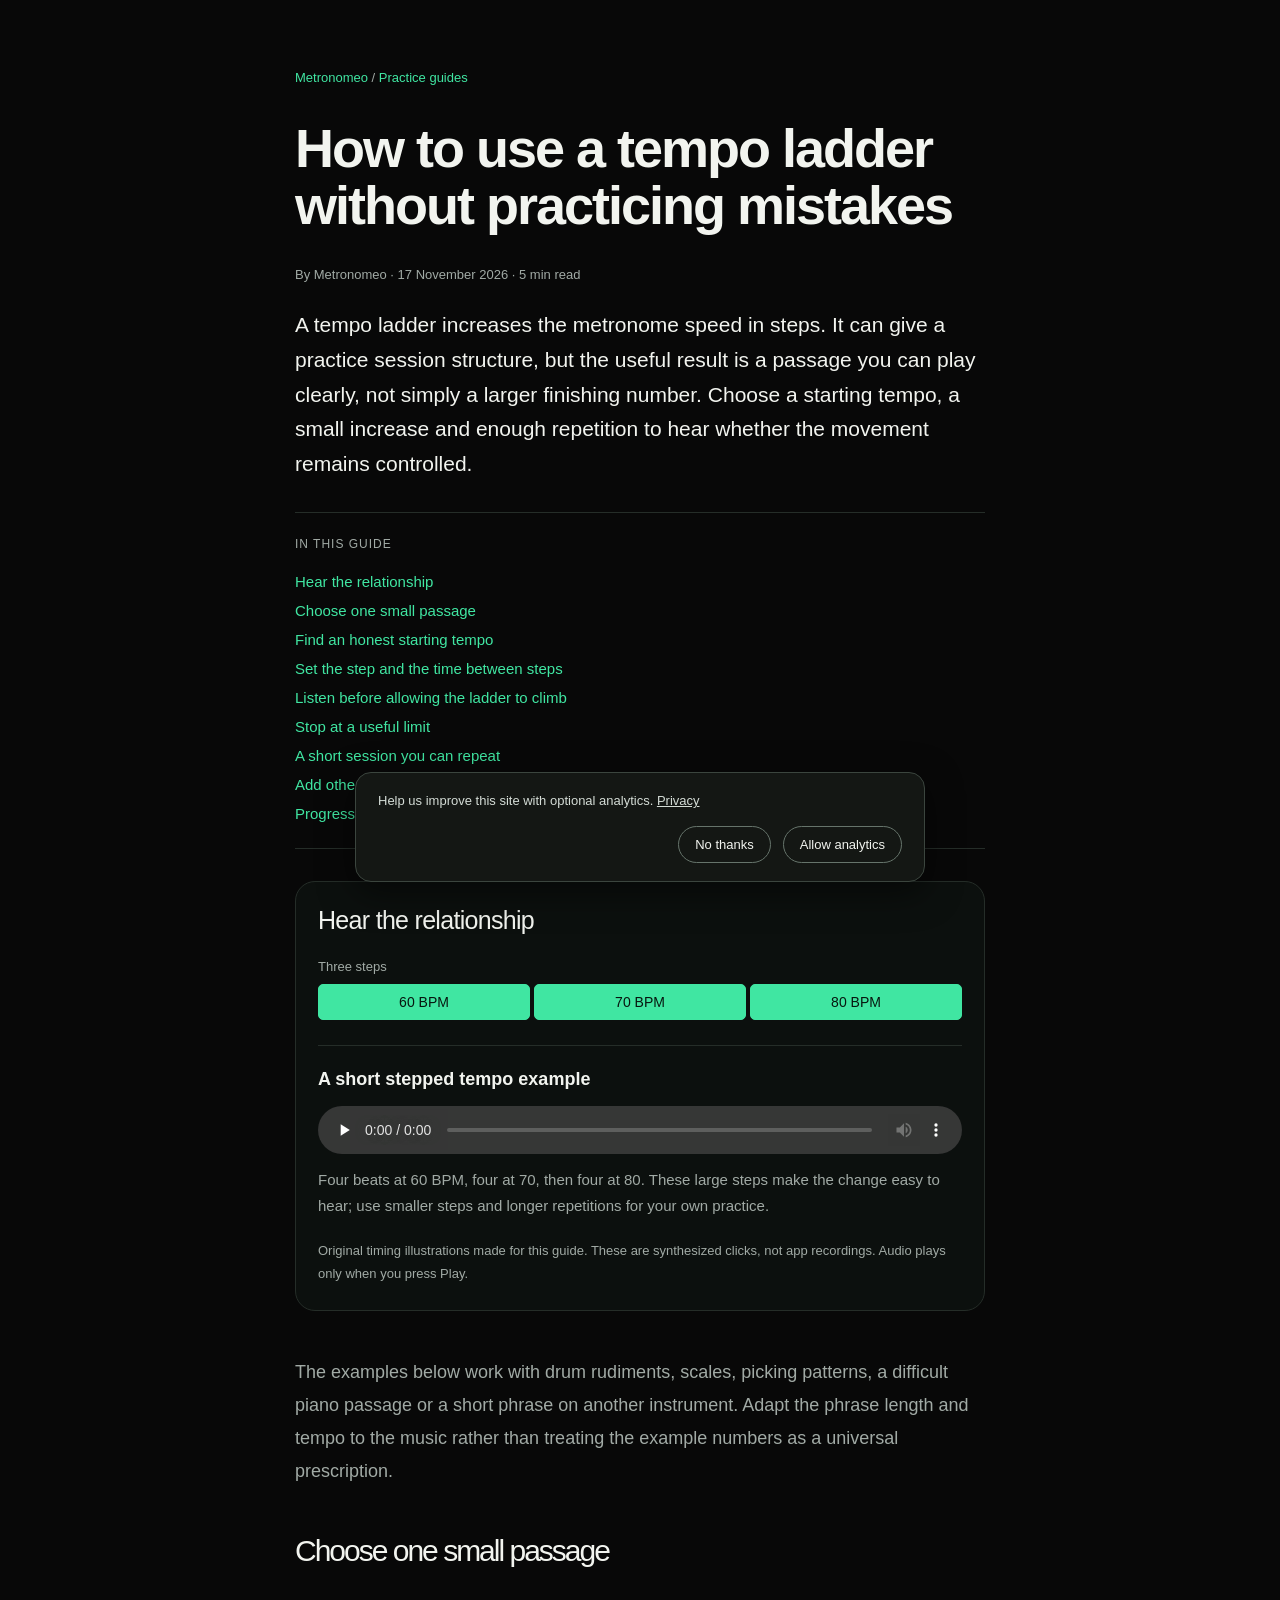
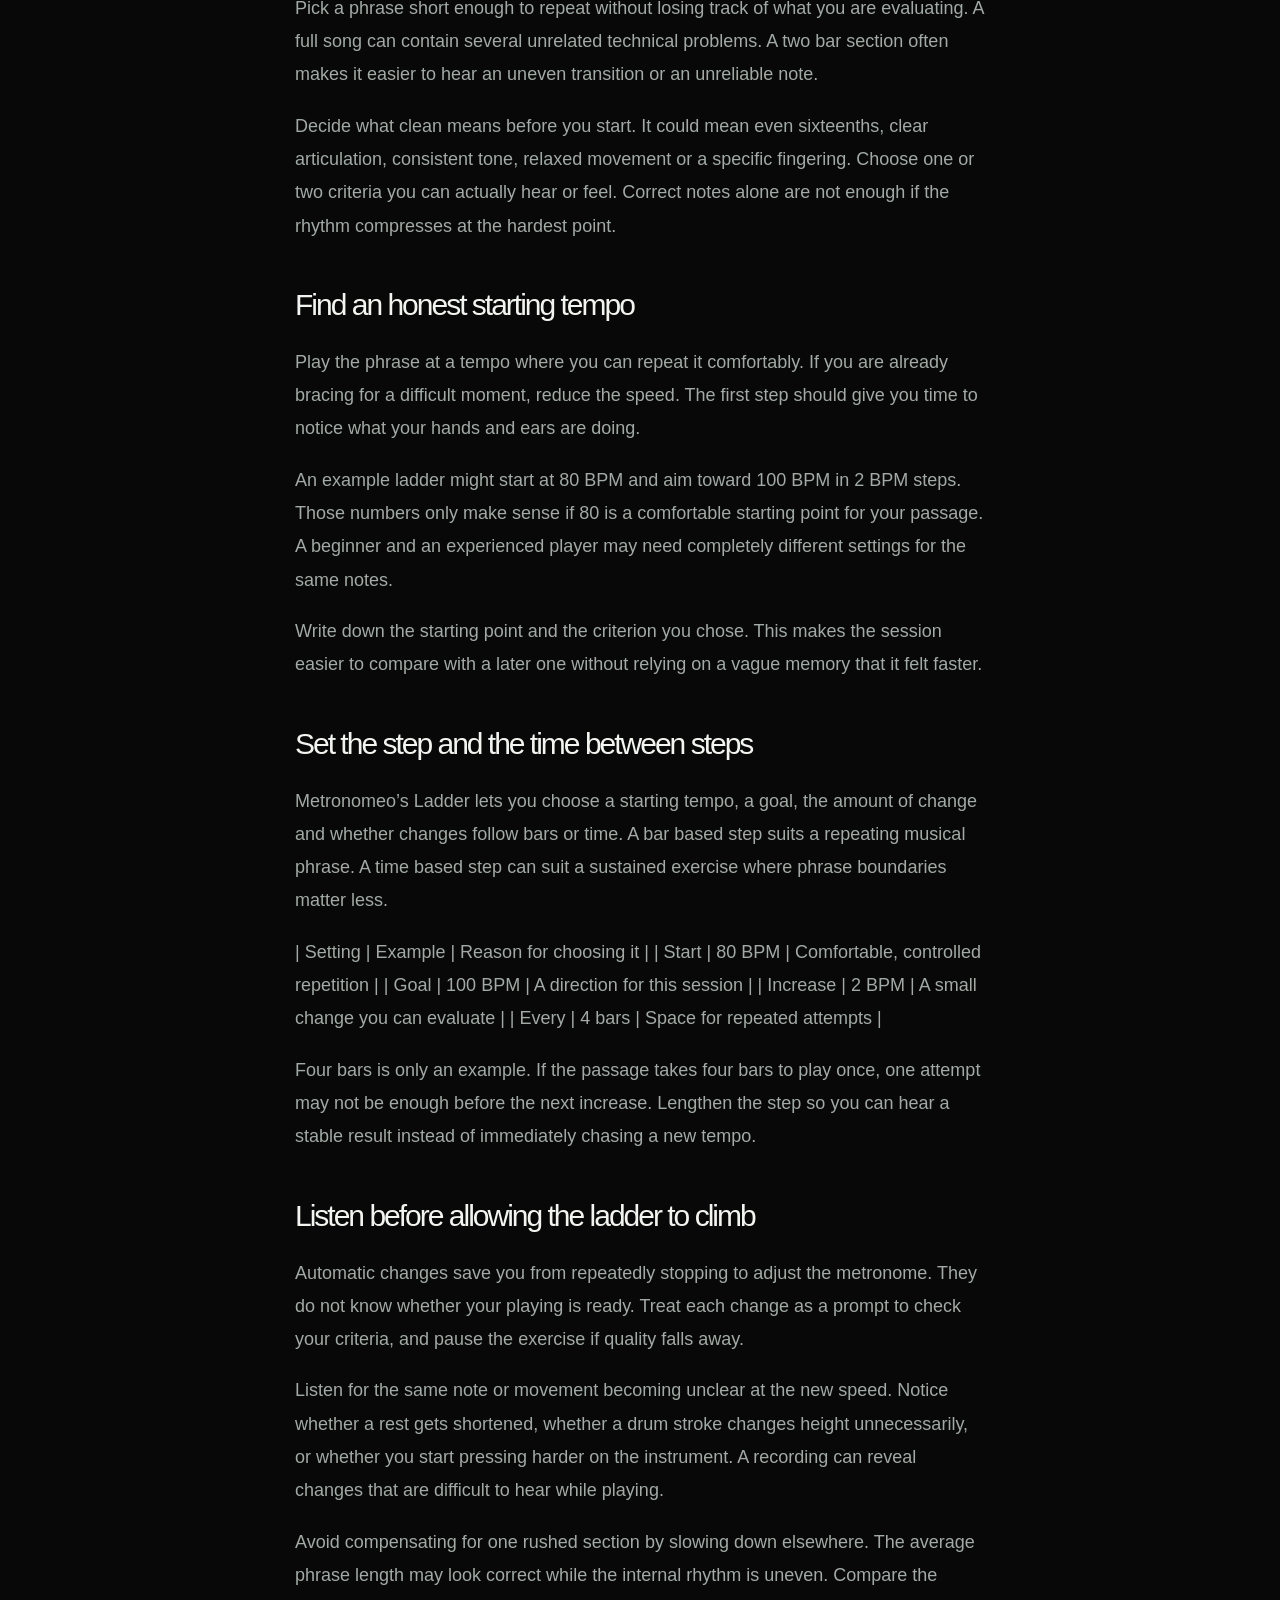
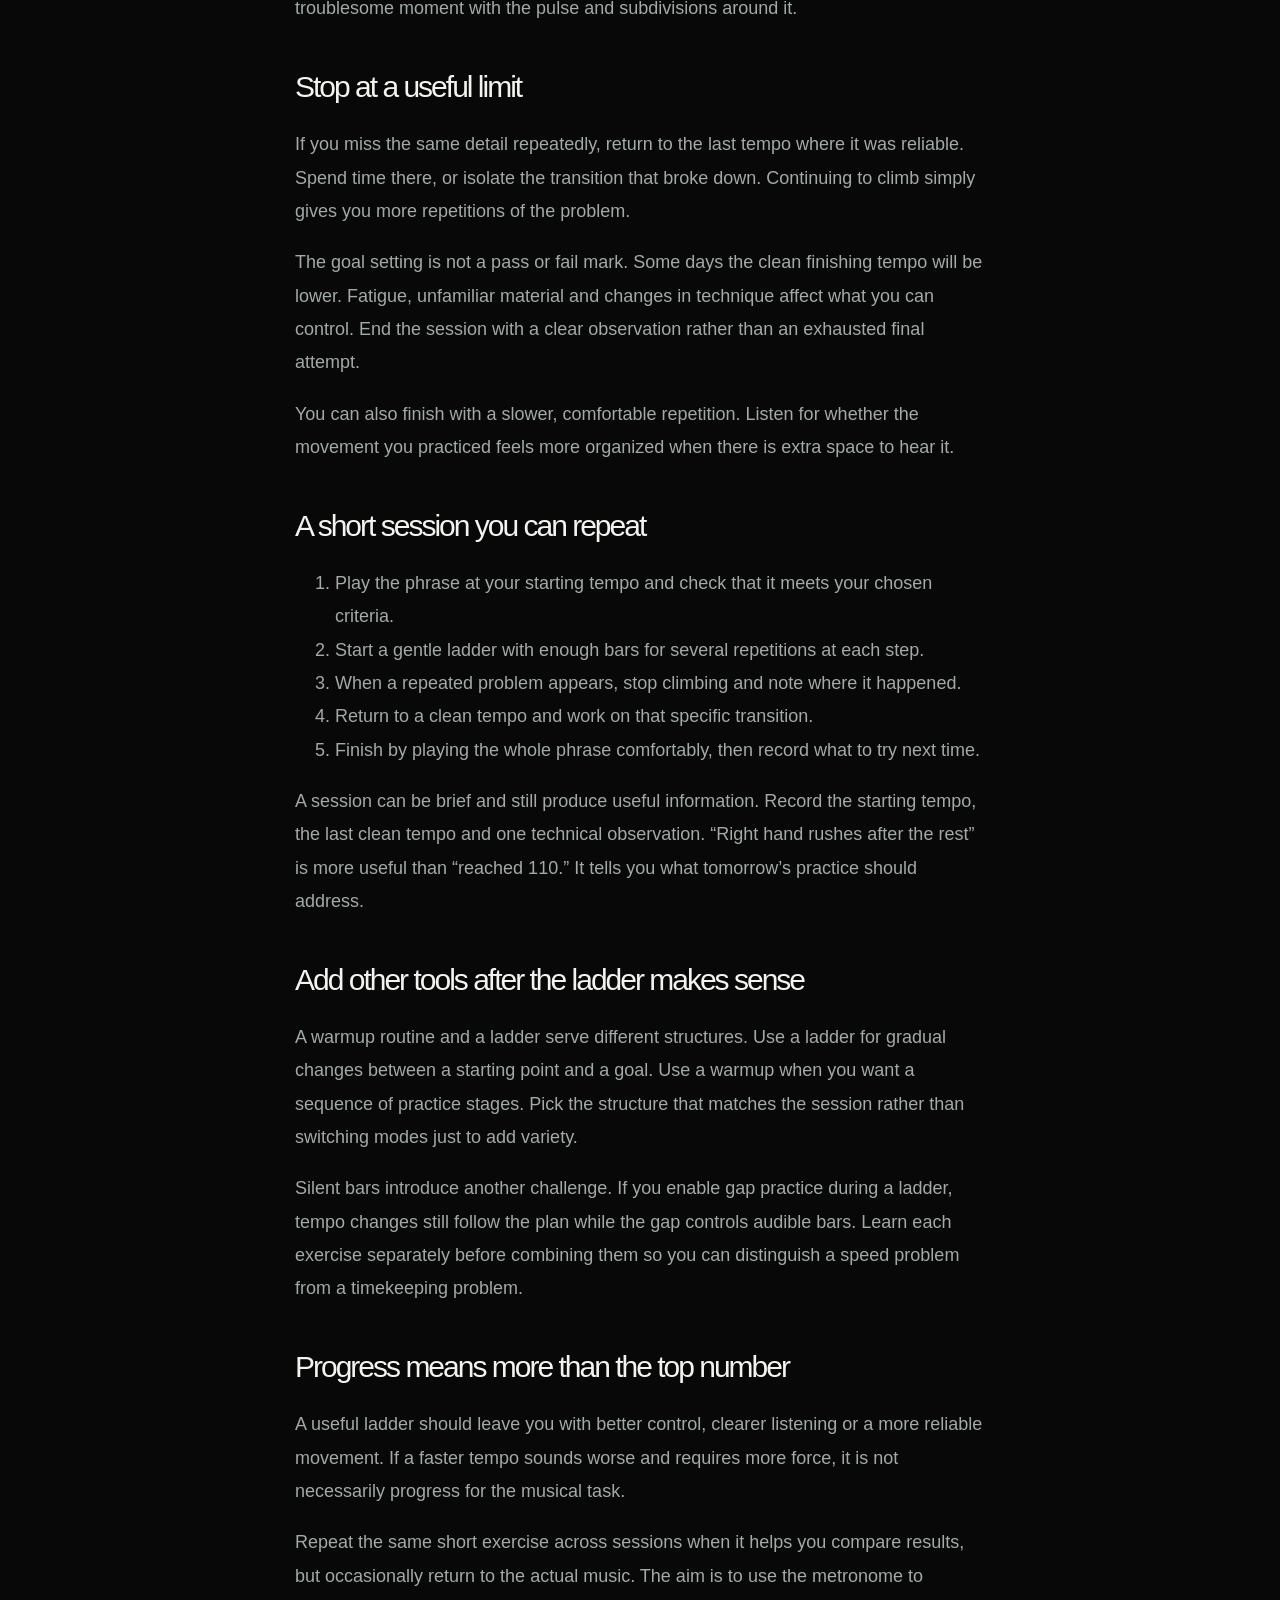
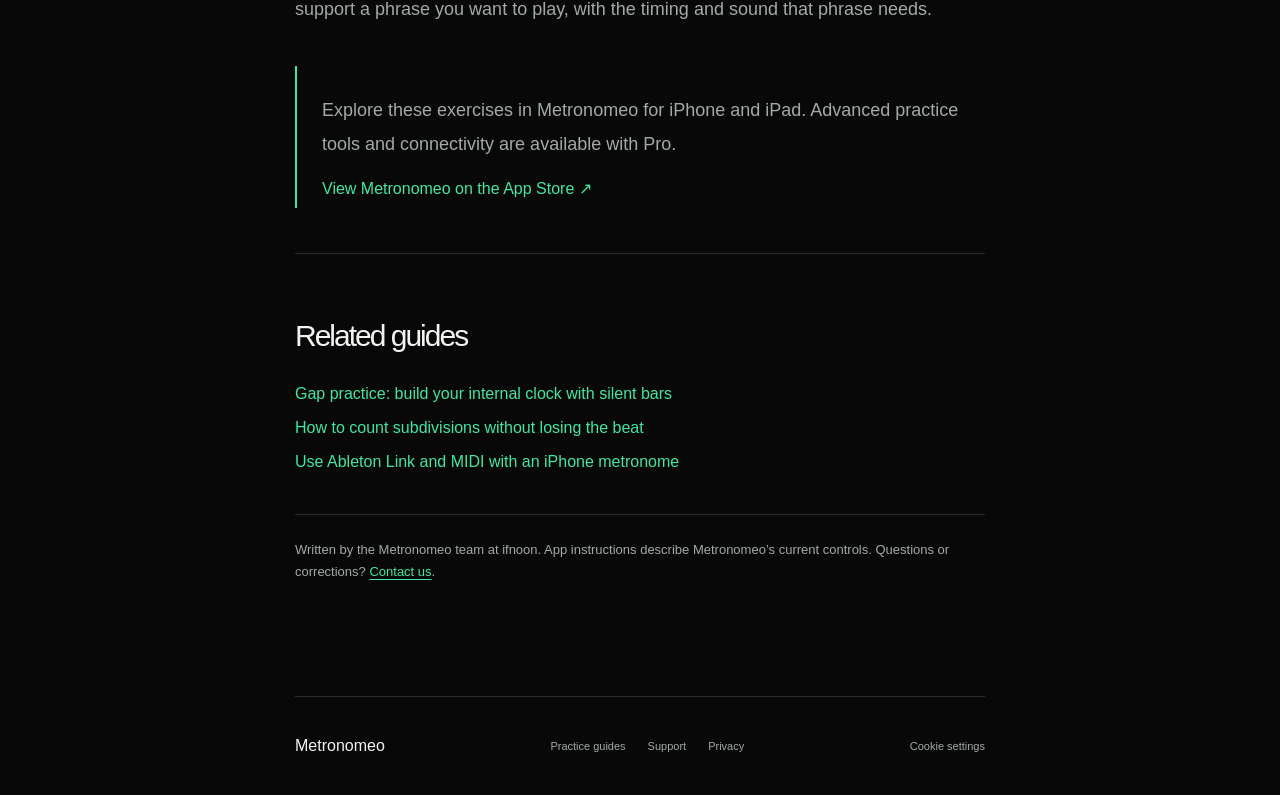
<file: guides/tempo-ladder.html>
<!doctype html><html lang="en"><head><meta charset="utf-8"><meta name="viewport" content="width=device-width,initial-scale=1"><title>How to use a tempo ladder without practicing mistakes | Metronomeo</title><meta name="description" content="Build a useful tempo ladder with a comfortable starting BPM, small steps and clear checkpoints. Includes a stepped tempo audio example and practice plan."><link rel="canonical" href="https://metronomeo.com/guides/tempo-ladder.html"><meta property="og:title" content="How to use a tempo ladder without practicing mistakes | Metronomeo"><meta property="og:description" content="Build a useful tempo ladder with a comfortable starting BPM, small steps and clear checkpoints. Includes a stepped tempo audio example and practice plan."><meta property="og:type" content="article"><meta property="og:url" content="https://metronomeo.com/guides/tempo-ladder.html"><meta property="og:site_name" content="Metronomeo"><link rel="icon" href="../assets/icon.png"><link rel="stylesheet" href="../landing.css"><script defer src="../analytics.js"></script><script type="application/ld+json">{"@context": "https://schema.org", "@graph": [{"@type": "Article", "headline": "How to use a tempo ladder without practicing mistakes", "description": "Build a useful tempo ladder with a comfortable starting BPM, small steps and clear checkpoints. Includes a stepped tempo audio example and practice plan.", "author": {"@type": "Organization", "name": "Metronomeo", "url": "https://metronomeo.com/"}, "publisher": {"@type": "Organization", "name": "ifnoon", "url": "https://metronomeo.com/"}, "datePublished": "2026-11-17", "dateModified": "2026-11-17", "mainEntityOfPage": "https://metronomeo.com/guides/tempo-ladder.html", "inLanguage": "en"}, {"@type": "BreadcrumbList", "itemListElement": [{"@type": "ListItem", "position": 1, "name": "Metronomeo", "item": "https://metronomeo.com/"}, {"@type": "ListItem", "position": 2, "name": "Practice guides", "item": "https://metronomeo.com/guides/"}, {"@type": "ListItem", "position": 3, "name": "How to use a tempo ladder without practicing mistakes", "item": "https://metronomeo.com/guides/tempo-ladder.html"}]}]}</script></head><body><a class="skip" href="#main">Skip to content</a><main class="article wrap" id="main"><nav class="crumbs" aria-label="Breadcrumb"><a href="../">Metronomeo</a> / <a href="./">Practice guides</a></nav><h1>How to use a tempo ladder without practicing mistakes</h1><p class="byline">By Metronomeo · <time datetime="2026-11-17">17 November 2026</time> · 5 min read</p><p class="summary">A tempo ladder increases the metronome speed in steps. It can give a practice session structure, but the useful result is a passage you can play clearly, not simply a larger finishing number. Choose a starting tempo, a small increase and enough repetition to hear whether the movement remains controlled.</p><nav class="toc" aria-label="On this page"><p>In this guide</p><a href="#hear-it">Hear the relationship</a><a href="#choose-one-small-passage">Choose one small passage</a><a href="#find-an-honest-starting-tempo">Find an honest starting tempo</a><a href="#set-the-step-and-the-time-between-steps">Set the step and the time between steps</a><a href="#listen-before-allowing-the-ladder-to-climb">Listen before allowing the ladder to climb</a><a href="#stop-at-a-useful-limit">Stop at a useful limit</a><a href="#a-short-session-you-can-repeat">A short session you can repeat</a><a href="#add-other-tools-after-the-ladder-makes-sense">Add other tools after the ladder makes sense</a><a href="#progress-means-more-than-the-top-number">Progress means more than the top number</a></nav><section class="timing-example" aria-labelledby="hear-it"><h2 id="hear-it">Hear the relationship</h2><div class="pulse-row green"><span class="pulse-name">Three steps</span><div class="pulse-grid" style="--cells:3"><span class="pulse-cell hit">60 BPM</span><span class="pulse-cell hit">70 BPM</span><span class="pulse-cell hit">80 BPM</span></div></div><div class="audio-example"><h3>A short stepped tempo example</h3><audio controls preload="none" aria-label="A short stepped tempo example"><source src="../assets/audio/tempo-steps.mp3" type="audio/mpeg"><a href="../assets/audio/tempo-steps.mp3">Download this audio example</a></audio><p>Four beats at 60 BPM, four at 70, then four at 80. These large steps make the change easy to hear; use smaller steps and longer repetitions for your own practice.</p></div><p class="example-note">Original timing illustrations made for this guide. These are synthesized clicks, not app recordings. Audio plays only when you press Play.</p></section>
<p>The examples below work with drum rudiments, scales, picking patterns, a difficult piano passage or a short phrase on another instrument. Adapt the phrase length and tempo to the music rather than treating the example numbers as a universal prescription.</p>
<h2 id="choose-one-small-passage">Choose one small passage</h2>
<p>Pick a phrase short enough to repeat without losing track of what you are evaluating. A full song can contain several unrelated technical problems. A two bar section often makes it easier to hear an uneven transition or an unreliable note.</p>
<p>Decide what clean means before you start. It could mean even sixteenths, clear articulation, consistent tone, relaxed movement or a specific fingering. Choose one or two criteria you can actually hear or feel. Correct notes alone are not enough if the rhythm compresses at the hardest point.</p>
<h2 id="find-an-honest-starting-tempo">Find an honest starting tempo</h2>
<p>Play the phrase at a tempo where you can repeat it comfortably. If you are already bracing for a difficult moment, reduce the speed. The first step should give you time to notice what your hands and ears are doing.</p>
<p>An example ladder might start at 80 BPM and aim toward 100 BPM in 2 BPM steps. Those numbers only make sense if 80 is a comfortable starting point for your passage. A beginner and an experienced player may need completely different settings for the same notes.</p>
<p>Write down the starting point and the criterion you chose. This makes the session easier to compare with a later one without relying on a vague memory that it felt faster.</p>
<h2 id="set-the-step-and-the-time-between-steps">Set the step and the time between steps</h2>
<p>Metronomeo’s Ladder lets you choose a starting tempo, a goal, the amount of change and whether changes follow bars or time. A bar based step suits a repeating musical phrase. A time based step can suit a sustained exercise where phrase boundaries matter less.</p>
<p>| Setting | Example | Reason for choosing it |
| Start | 80 BPM | Comfortable, controlled repetition |
| Goal | 100 BPM | A direction for this session |
| Increase | 2 BPM | A small change you can evaluate |
| Every | 4 bars | Space for repeated attempts |</p>
<p>Four bars is only an example. If the passage takes four bars to play once, one attempt may not be enough before the next increase. Lengthen the step so you can hear a stable result instead of immediately chasing a new tempo.</p>
<h2 id="listen-before-allowing-the-ladder-to-climb">Listen before allowing the ladder to climb</h2>
<p>Automatic changes save you from repeatedly stopping to adjust the metronome. They do not know whether your playing is ready. Treat each change as a prompt to check your criteria, and pause the exercise if quality falls away.</p>
<p>Listen for the same note or movement becoming unclear at the new speed. Notice whether a rest gets shortened, whether a drum stroke changes height unnecessarily, or whether you start pressing harder on the instrument. A recording can reveal changes that are difficult to hear while playing.</p>
<p>Avoid compensating for one rushed section by slowing down elsewhere. The average phrase length may look correct while the internal rhythm is uneven. Compare the troublesome moment with the pulse and subdivisions around it.</p>
<h2 id="stop-at-a-useful-limit">Stop at a useful limit</h2>
<p>If you miss the same detail repeatedly, return to the last tempo where it was reliable. Spend time there, or isolate the transition that broke down. Continuing to climb simply gives you more repetitions of the problem.</p>
<p>The goal setting is not a pass or fail mark. Some days the clean finishing tempo will be lower. Fatigue, unfamiliar material and changes in technique affect what you can control. End the session with a clear observation rather than an exhausted final attempt.</p>
<p>You can also finish with a slower, comfortable repetition. Listen for whether the movement you practiced feels more organized when there is extra space to hear it.</p>
<h2 id="a-short-session-you-can-repeat">A short session you can repeat</h2>
<ol>
<li>Play the phrase at your starting tempo and check that it meets your chosen criteria.</li>
<li>Start a gentle ladder with enough bars for several repetitions at each step.</li>
<li>When a repeated problem appears, stop climbing and note where it happened.</li>
<li>Return to a clean tempo and work on that specific transition.</li>
<li>Finish by playing the whole phrase comfortably, then record what to try next time.</li>
</ol>
<p>A session can be brief and still produce useful information. Record the starting tempo, the last clean tempo and one technical observation. “Right hand rushes after the rest” is more useful than “reached 110.” It tells you what tomorrow’s practice should address.</p>
<h2 id="add-other-tools-after-the-ladder-makes-sense">Add other tools after the ladder makes sense</h2>
<p>A warmup routine and a ladder serve different structures. Use a ladder for gradual changes between a starting point and a goal. Use a warmup when you want a sequence of practice stages. Pick the structure that matches the session rather than switching modes just to add variety.</p>
<p>Silent bars introduce another challenge. If you enable gap practice during a ladder, tempo changes still follow the plan while the gap controls audible bars. Learn each exercise separately before combining them so you can distinguish a speed problem from a timekeeping problem.</p>
<h2 id="progress-means-more-than-the-top-number">Progress means more than the top number</h2>
<p>A useful ladder should leave you with better control, clearer listening or a more reliable movement. If a faster tempo sounds worse and requires more force, it is not necessarily progress for the musical task.</p>
<p>Repeat the same short exercise across sessions when it helps you compare results, but occasionally return to the actual music. The aim is to use the metronome to support a phrase you want to play, with the timing and sound that phrase needs.</p><aside><p>Explore these exercises in Metronomeo for iPhone and iPad. Advanced practice tools and connectivity are available with Pro.</p><a href="https://apps.apple.com/app/metronomeo/id6814776671">View Metronomeo on the App Store ↗</a></aside><nav class="related" aria-label="Related guides"><h2>Related guides</h2><a href="gap-practice.html">Gap practice: build your internal clock with silent bars</a><a href="count-subdivisions.html">How to count subdivisions without losing the beat</a><a href="ableton-link-midi.html">Use Ableton Link and MIDI with an iPhone metronome</a></nav><p class="guide-credit">Written by the Metronomeo team at ifnoon. App instructions describe Metronomeo’s current controls. Questions or corrections? <a href="mailto:support@ifnoon.com">Contact us</a>.</p></main><footer class="wrap guide-footer"><a href="../">Metronomeo</a><div><a href="./">Practice guides</a><a href="../support.html">Support</a><a href="../privacy.html">Privacy</a></div></footer></body></html>
</file>
<file: landing.css>
:root{color-scheme:dark;--bg:#080a09;--text:#f2f4ef;--muted:#a1aaa5;--green:#40e6a2;--blue:#3cc5df;--line:#252d28}*{box-sizing:border-box}html{scroll-behavior:smooth;scroll-padding-top:35px}body{margin:0;background:var(--bg);color:var(--text);font-family:-apple-system,BlinkMacSystemFont,"Segoe UI",sans-serif;-webkit-font-smoothing:antialiased}a{color:inherit;text-decoration:none}a:focus-visible{outline:2px solid var(--green);outline-offset:6px}img{max-width:100%;height:auto;display:block}.wrap{width:min(1160px,calc(100% - 64px));margin-inline:auto}.nav{height:108px;display:flex;align-items:center;justify-content:space-between}.brand{display:flex;gap:10px;align-items:center;font-size:25px;font-weight:650;letter-spacing:-1px}.brand img{border-radius:9px}.brand-dot{color:var(--green);margin-left:-9px}.nav>div{display:flex;gap:32px;align-items:center}.nav-link{font-size:14px;color:var(--muted)}.nav-link:hover,footer a:hover{color:var(--green)}.small-cta{display:inline-flex;align-items:center;justify-content:center;gap:30px;padding:14px 22px;border-radius:30px;background:var(--text);color:#101710;font-size:14px;font-weight:650;transition:background .15s,transform .15s}.small-cta:hover{background:var(--green);transform:translateY(-2px)}.hero{display:grid;grid-template-columns:1.1fr 1fr;align-items:center;min-height:760px;padding-block:25px 70px;gap:60px}.eyebrow{font-size:10px;font-weight:650;letter-spacing:2px;color:var(--muted);margin:0 0 28px}.eyebrow>span{display:inline-block;width:6px;height:6px;background:var(--green);border-radius:50%;margin-right:8px}h1{font-size:clamp(52px,5.7vw,79px);line-height:1.05;letter-spacing:-4px;font-weight:550;margin:0 0 30px}h1 em{font-style:normal;color:var(--green)}.intro{font-size:23px;line-height:1.45;letter-spacing:-.5px;margin:0 0 20px}.hero-detail{max-width:360px;color:var(--muted);font-size:16px;line-height:1.8;margin-bottom:30px}.store{display:inline-flex;gap:12px;align-items:center;border:1px solid #7c847f;border-radius:11px;padding:10px 20px;background:#000}.store:hover{border-color:var(--green)}.store svg{width:24px;height:30px}.store small{display:block;font-size:10px}.store strong{font-size:23px;font-weight:500;line-height:1.1}.availability{color:var(--muted);font-size:11px;margin-top:17px}.hero-art{position:relative;display:flex;justify-content:center;align-items:center;padding-bottom:35px}.phone{width:288px;margin:0;position:relative;border:6px solid #242a27;border-radius:42px;overflow:hidden;box-shadow:0 30px 80px #000;transform:rotate(5deg)}.phone img{width:100%}.orbit{position:absolute;width:420px;height:420px;border:1px solid #1a3428;border-radius:50%;background:radial-gradient(ellipse,#14302455,transparent 68%)}.art-caption{position:absolute;bottom:-6px;font-size:8px;letter-spacing:2px;color:#7a8b80}.statement{border-top:1px solid var(--line);padding-block:90px 60px;display:grid;grid-template-columns:1fr 1fr;gap:0 70px}.statement .eyebrow{grid-column:1/-1}h2{font-size:clamp(34px,4vw,52px);line-height:1.1;letter-spacing:-2px;font-weight:500;margin:0 0 25px}h2 span{color:var(--muted)}.statement>p:last-child{max-width:360px;color:var(--muted);line-height:1.8;padding-top:4px}.feature{display:grid;grid-template-columns:1fr 1fr;gap:100px;align-items:center;padding-block:65px 100px}.feature-image{background:#101712;border:1px solid #1c2a21;border-radius:24px;display:flex;justify-content:center;overflow:hidden;height:570px;padding-top:35px}.feature-image img{width:255px;height:auto;align-self:flex-start;border-radius:29px;border:3px solid #303934}.feature-copy>p:not(.eyebrow){font-size:17px;color:var(--muted);line-height:1.8}.feature dl{margin-top:32px}.feature dl div{border-top:1px solid var(--line);padding:17px 0}.feature dt{font-size:14px;font-weight:600}.feature dd{margin:7px 0 0;color:var(--muted);font-size:13px;line-height:1.6}.rhythm{border-block:1px solid var(--line);padding-block:85px;display:grid;grid-template-columns:1fr 1fr;gap:100px;align-items:center}.rhythm>div>p:not(.eyebrow){color:var(--muted);line-height:1.8;max-width:400px}.rhythm-demo{padding:45px 0}.beats,.pulses{display:flex;gap:12px}.beats{height:145px;align-items:end}.beats i{flex:1;height:100%;border-radius:17px;background:linear-gradient(140deg,#3ee8a7,#00bd7b);border:1px solid #6bebb8}.beats i:nth-child(2){height:76%}.pulses{margin-top:24px;height:62px;gap:16px}.pulses i{flex:1;border-radius:12px;background:linear-gradient(140deg,#3cc7dc,#199ab4)}.rhythm-demo p{font-size:9px!important;letter-spacing:2px;text-align:center;margin-top:30px}.reverse .feature-image{order:2;background:#11171a;border-color:#202c32}.connections{display:flex;gap:10px;flex-wrap:wrap;margin-block:30px}.connections span{font-size:12px;padding:10px 0;border-bottom:1px solid #467766;margin-right:18px}.note{font-size:12px!important}.learn{padding-block:80px;border-top:1px solid var(--line)}.section-head{display:flex;justify-content:space-between;gap:30px;align-items:end}.section-head h2{font-size:38px;max-width:440px}.section-head>p{font-size:13px;line-height:1.8;color:var(--muted);margin-bottom:30px}.articles{display:grid;grid-template-columns:repeat(3,1fr);gap:35px;margin-top:40px}.articles a{border-top:1px solid #48544c;padding:22px 0;position:relative}.article-number{color:var(--green);font-size:32px;letter-spacing:-2px}.articles p{font-size:8px;letter-spacing:1.5px;color:var(--muted);margin:25px 0 16px}.articles h3{font-size:23px;font-weight:450;letter-spacing:-.5px;line-height:1.4;min-height:96px;margin:0 0 25px}.read{font-size:12px;color:var(--green)}.articles a:hover h3{text-decoration:underline;text-underline-offset:6px}.closing{text-align:center;border-block:1px solid var(--line);padding-block:75px}.closing img{margin:0 auto 25px;border-radius:18px}.closing h2{font-size:58px}.closing h2 span{color:var(--green)}.closing p{font-size:12px;color:var(--muted);margin-top:20px}footer{padding-block:35px;display:flex;align-items:center;justify-content:space-between}footer .brand{font-size:19px}footer span,footer div{font-size:11px;color:var(--muted)}footer div{display:flex;gap:22px}.skip{position:absolute;left:10px;top:-70px;padding:12px;background:white;color:black;z-index:10}.skip:focus{top:10px}.article{max-width:690px;padding-block:70px 100px}.article h1{font-size:54px;letter-spacing:-2px}.article p,.article li{font-size:18px;line-height:1.85;color:var(--muted)}.article h2{font-size:30px;margin-top:45px}.article .back{color:var(--green);font-size:13px;display:block;margin-bottom:40px}.article aside{border-left:2px solid var(--green);padding:10px 25px;margin-top:40px}.article aside a{color:var(--green)}@media(max-width:800px){.wrap{width:calc(100% - 40px)}.nav{height:86px}.nav>div{gap:20px}.nav-link{display:none}.brand{font-size:21px}.hero{grid-template-columns:1fr;gap:35px;padding-top:45px;text-align:center}.hero-copy .hero-detail{margin-inline:auto}h1{letter-spacing:-2.5px}.hero-art{padding-top:12px}.phone{width:245px}.orbit{width:310px;height:310px}.hero-art{margin-bottom:25px}.statement{grid-template-columns:1fr;padding-top:60px}.statement>p:last-child{max-width:100%}.feature,.rhythm{grid-template-columns:1fr;gap:40px;padding-block:50px}.feature-image{height:490px;order:2}.feature-copy{order:1}.reverse .feature-image{order:2}.rhythm-demo{max-width:440px;width:100%;margin:auto;padding-top:0}.section-head{display:block}.articles{grid-template-columns:1fr;gap:15px}.articles h3{min-height:0}.articles a{padding-bottom:25px}.articles p{margin-top:15px}.closing h2{font-size:48px}footer{flex-wrap:wrap;gap:25px}footer div{width:100%}.article h1{font-size:42px}.article p,.article li{font-size:17px}}@media(prefers-reduced-motion:reduce){html{scroll-behavior:auto}*{transition:none!important}}
/* Hide the simulator status bar while preserving the original app screenshot. */
.phone img{margin-top:-15.75%;}

/* Product screenshots remain complete, with their device edge defining the frame. */
:root{--bg:#080808}
.hero{min-height:720px}.hero-detail{font-size:20px;max-width:390px}.hero-copy h1{margin-bottom:30px}
.feature-image,.reverse .feature-image{background:transparent;border:0;border-radius:0;height:auto;padding:0;overflow:visible;align-items:center}
.feature-image img{width:265px;border:5px solid #303532;border-radius:35px}
.feature-image img.duo-portrait{width:min(100%,390px);border-radius:30px}
.feature,.rhythm,.anchor-section{border-top:1px solid var(--line)}
.rhythm{border-bottom:0}.feature-copy>p:not(.eyebrow){font-size:16px}.feature{gap:85px;padding-block:80px}
.anchor-section{padding-block:80px}.anchor-heading{display:grid;grid-template-columns:1fr 1fr;gap:85px;align-items:start}
.anchor-heading p:not(.eyebrow){font-size:16px;line-height:1.8;color:var(--muted);margin-top:0}.anchor-heading .eyebrow{margin-bottom:18px}
.text-link{color:var(--green);font-size:14px;display:inline-block;padding-block:10px}.text-link:hover{text-decoration:underline}
.duo-wide{max-width:390px;margin:55px auto 0;border:5px solid #303532;border-radius:32px;overflow:hidden;background:#080808}.duo-wide img{width:100%}
.closing{padding-block:55px}.closing h2{font-size:32px;letter-spacing:-1px}
.guide-list{list-style:none;margin:35px 0 0;padding:0}.guide-list li{border-top:1px solid var(--line);padding:24px 0}.guide-list h2{font-size:26px;margin:0 0 10px}.guide-list p{font-size:16px;margin:0}.guide-list a:hover h2{color:var(--green)}
.article .crumbs{font-size:13px;color:var(--muted);margin-bottom:35px}.article .crumbs a{color:var(--green)}.article .summary{font-size:21px;color:var(--text);line-height:1.65}.article .toc{border-block:1px solid var(--line);padding:20px 0;margin:30px 0}.article .toc p{font-size:12px;margin:0 0 12px;text-transform:uppercase;letter-spacing:1px}.article .toc a{display:block;padding:6px 0;font-size:15px;color:var(--green)}.article h2{scroll-margin-top:30px}.article h3{font-size:22px;margin-top:30px}.article figure{margin:30px 0}.article figcaption{color:var(--muted);font-size:13px;line-height:1.6;margin-top:12px}.article figure img{border:2px solid #303532;border-radius:20px;max-height:520px;width:auto;margin-inline:auto}.article .related{border-top:1px solid var(--line);margin-top:45px;padding-top:20px}.article .related a{color:var(--green);display:block;padding:8px 0;font-size:16px}.article table{width:100%;border-collapse:collapse;margin-block:25px;font-size:15px}.article td,.article th{text-align:left;padding:12px;border-bottom:1px solid var(--line)}.article th{color:var(--text)}.article td{color:var(--muted)}.article .table-wrap{overflow-x:auto}.article .exercise{border-left:2px solid var(--green);padding-left:20px}.article .exercise p{font-size:17px}.article time{color:var(--muted);font-size:13px}.article .byline{font-size:13px}
@media(max-width:800px){.hero{min-height:auto}.hero-detail{font-size:18px}.feature,.rhythm,.anchor-section{padding-block:45px}.anchor-heading{grid-template-columns:1fr;gap:10px}.duo-wide{margin-top:28px;border-radius:20px}.feature-image{height:auto}.feature{gap:30px}.feature-image img{width:235px}.feature-image img.duo-portrait{width:min(90%,350px)}.hero-copy h1{font-size:clamp(40px,8vw,64px)}.article .summary{font-size:19px}}
@media(max-width:480px){.nav .brand{font-size:18px;gap:7px;white-space:nowrap;letter-spacing:-.8px}.nav .brand img{width:29px;height:29px}.nav .small-cta{white-space:nowrap;padding:11px 15px;font-size:12px;gap:14px}.nav>div{gap:0}.hero-copy h1{font-size:clamp(34px,8.6vw,42px)}footer div{flex-wrap:wrap}}
.analytics-choice{position:fixed;bottom:18px;left:50%;transform:translateX(-50%);width:min(570px,calc(100% - 32px));padding:18px 22px;background:#141714;border:1px solid #3b453e;border-radius:16px;z-index:20;box-shadow:0 10px 35px #0008;font-size:13px}.analytics-choice p{margin:0 0 14px;line-height:1.6;color:#d4dcd6}.analytics-choice a{text-decoration:underline}.analytics-choice>div{display:flex;justify-content:flex-end;gap:12px}.analytics-choice button{font:inherit;border:1px solid #66746b;border-radius:22px;padding:10px 16px;background:transparent;color:#f2f4ef;cursor:pointer}.analytics-choice button:hover{background:#303a32}.analytics-choice button:focus-visible,.analytics-settings:focus-visible{outline:2px solid #40e6a2;outline-offset:3px}.analytics-settings{font:inherit;color:#a1aaa5;border:0;background:transparent;cursor:pointer;padding:8px 0;font-size:11px}.analytics-settings:hover{color:#40e6a2}

.device-crop{width:265px;margin:0;border:5px solid #303532;border-radius:35px;overflow:hidden}.feature-image .device-crop img{width:100%;border:0;border-radius:0;margin-top:-15.75%}@media(max-width:800px){.device-crop{width:235px}}

/* Guide illustrations use the same beat and pulse roles as the product. */
.timing-example{margin-block:32px 45px;padding:25px 22px;border:1px solid var(--line);border-radius:20px;background:#0c100e}
.article .timing-example h2{margin:0 0 25px;font-size:25px;letter-spacing:-.7px}
.pulse-row{margin-block:18px}.pulse-name{display:block;font-size:13px;color:var(--muted);margin-bottom:10px}
.pulse-grid{display:grid;grid-template-columns:repeat(var(--cells),minmax(0,1fr));gap:4px}
.pulse-cell{display:grid;place-items:center;min-height:36px;border-radius:5px;font-size:14px;font-variant-numeric:tabular-nums;border:1px solid var(--line);color:var(--muted)}
.pulse-cell.hit{background:var(--green);color:#07160f;border-color:var(--green)}.blue .pulse-cell.hit{background:var(--blue);border-color:var(--blue);color:#061519}
.article .audio-example{border-top:1px solid var(--line);padding-top:20px;margin-top:25px}
.article .audio-example h3{font-size:18px;line-height:1.45;font-weight:550;margin:0 0 14px}
.audio-example audio{display:block;width:100%;min-width:0;height:48px;color-scheme:dark}
.article .audio-example p{font-size:15px;line-height:1.7;margin:13px 0 0}
.article .example-note,.article .guide-credit,.article .source{font-size:13px;line-height:1.7}
.article .example-note{margin:22px 0 0}.article .guide-credit{border-top:1px solid var(--line);padding-top:24px;margin-top:35px}
.article p a,.article li a{color:var(--green);text-decoration:underline;text-underline-offset:3px}
.guide-footer{max-width:690px;border-top:1px solid var(--line);gap:25px;flex-wrap:wrap}
button:focus-visible,audio:focus-visible{outline:2px solid var(--green);outline-offset:4px}
@media(max-width:480px){.timing-example{padding:20px 14px}.pulse-grid{gap:2px}.pulse-cell{font-size:13px;min-height:32px}.article h1{font-size:36px;line-height:1.15;overflow-wrap:anywhere}.article h2{line-height:1.3;letter-spacing:-.8px}}
</file>
<file: styles.css>
:root {
  color-scheme: light dark;
  --paper: #f3f5ef;
  --ink: #1e3028;
  --muted: #607068;
  --accent: #60d29a;
  --line: rgba(30, 48, 40, .14);
  --card: rgba(255, 255, 255, .72);
}
* { box-sizing: border-box; }
body {
  margin: 0;
  background: var(--paper);
  color: var(--ink);
  font: 17px/1.6 -apple-system, BlinkMacSystemFont, "SF Pro Text", sans-serif;
  -webkit-font-smoothing: antialiased;
}
main { width: min(760px, calc(100% - 40px)); margin: 0 auto; padding: 72px 0 96px; }
header { margin-bottom: 48px; }
.brand { display: flex; align-items: center; gap: 12px; font-weight: 700; letter-spacing: -.02em; }
.mark { display: grid; grid-template-columns: repeat(4, 9px); gap: 5px; }
.mark i { width: 9px; height: 9px; border-radius: 50%; background: #e9ebe6; }
.mark i:first-child { background: #ed705d; }
h1 { max-width: 620px; margin: 36px 0 14px; font-size: clamp(42px, 8vw, 68px); line-height: .98; letter-spacing: -.055em; }
h2 { margin: 42px 0 10px; font-size: 24px; letter-spacing: -.025em; }
p, li { color: var(--muted); }
a { color: #176b4a; text-underline-offset: 3px; }
.lede { font-size: 21px; max-width: 640px; }
.card { margin: 28px 0; padding: 24px; border: 1px solid var(--line); border-radius: 22px; background: var(--card); }
.card h2 { margin-top: 0; }
.button { display: inline-block; padding: 12px 18px; border-radius: 999px; background: var(--ink); color: white; font-weight: 650; text-decoration: none; }
footer { margin-top: 60px; padding-top: 24px; border-top: 1px solid var(--line); font-size: 14px; color: var(--muted); }
nav { display: flex; gap: 20px; margin-top: 18px; }
@media (prefers-color-scheme: dark) {
  :root { --paper:#111714; --ink:#e8eee9; --muted:#a5b0aa; --line:rgba(255,255,255,.12); --card:rgba(255,255,255,.05); }
  a { color: #72d6a4; }
  .button { background: var(--accent); color: #102018; }
}
</file>
<file: consent.css>
.analytics-choice{position:fixed;bottom:18px;left:50%;transform:translateX(-50%);width:min(570px,calc(100% - 32px));padding:18px 22px;background:#141714;border:1px solid #3b453e;border-radius:16px;z-index:20;box-shadow:0 10px 35px #0008;font-size:13px}.analytics-choice p{margin:0 0 14px;line-height:1.6;color:#d4dcd6}.analytics-choice a{text-decoration:underline}.analytics-choice>div{display:flex;justify-content:flex-end;gap:12px}.analytics-choice button{font:inherit;border:1px solid #66746b;border-radius:22px;padding:10px 16px;background:transparent;color:#f2f4ef;cursor:pointer}.analytics-choice button:hover{background:#303a32}.analytics-choice button:focus-visible,.analytics-settings:focus-visible{outline:2px solid #40e6a2;outline-offset:3px}.analytics-settings{font:inherit;color:#a1aaa5;border:0;background:transparent;cursor:pointer;padding:8px 0;font-size:11px}.analytics-settings:hover{color:#40e6a2}
</file>
